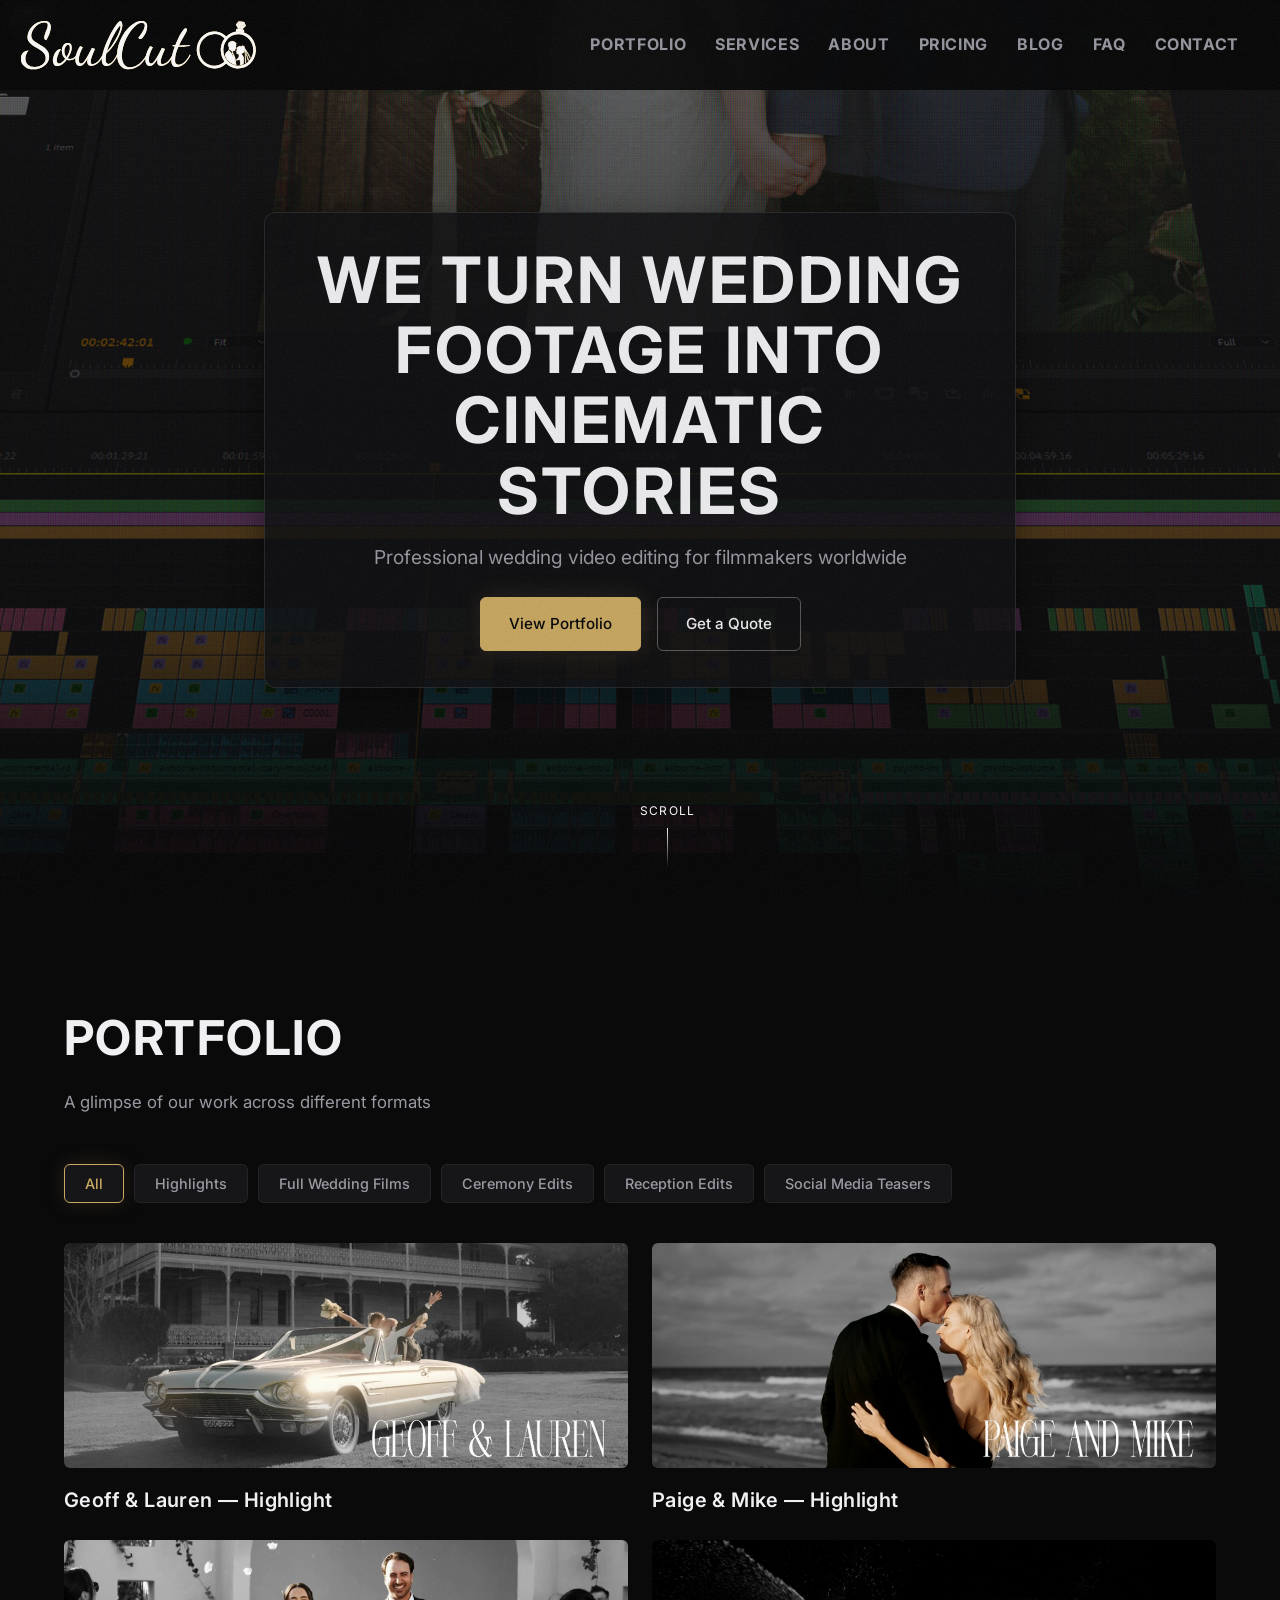
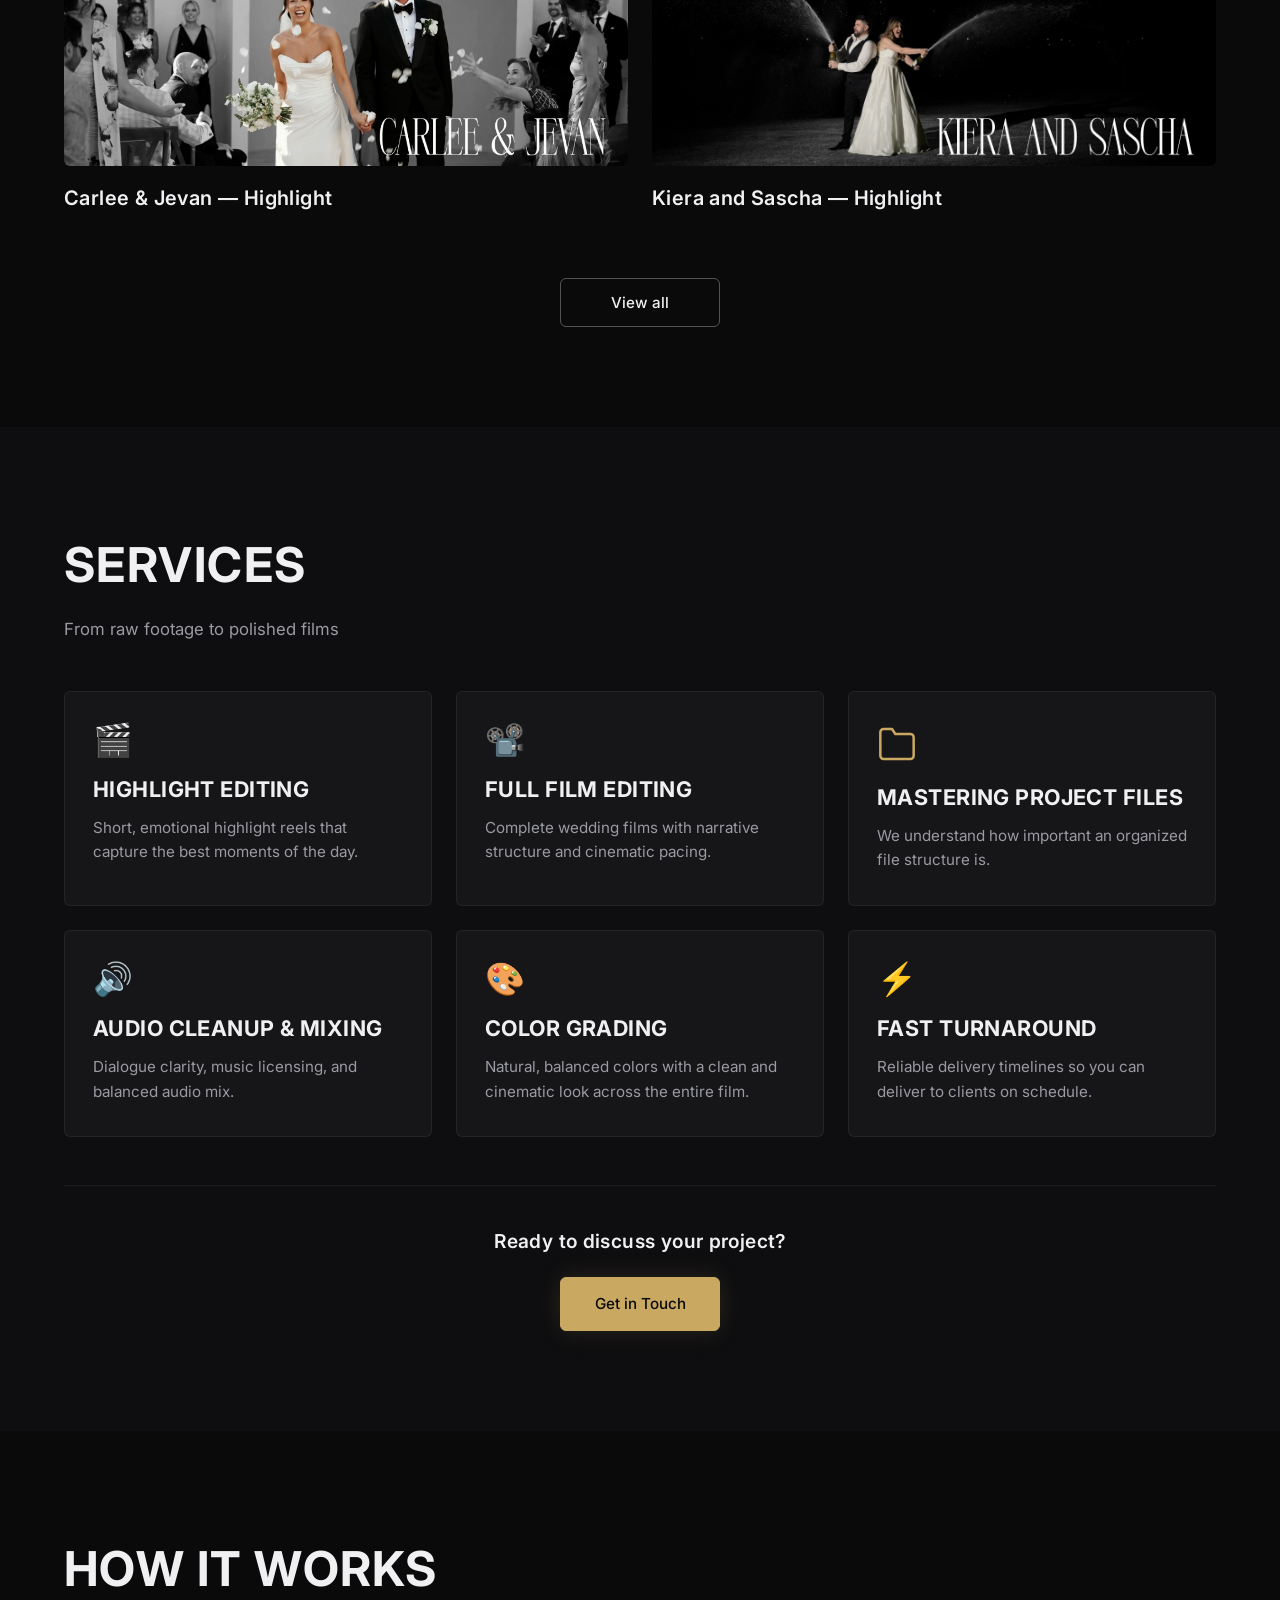
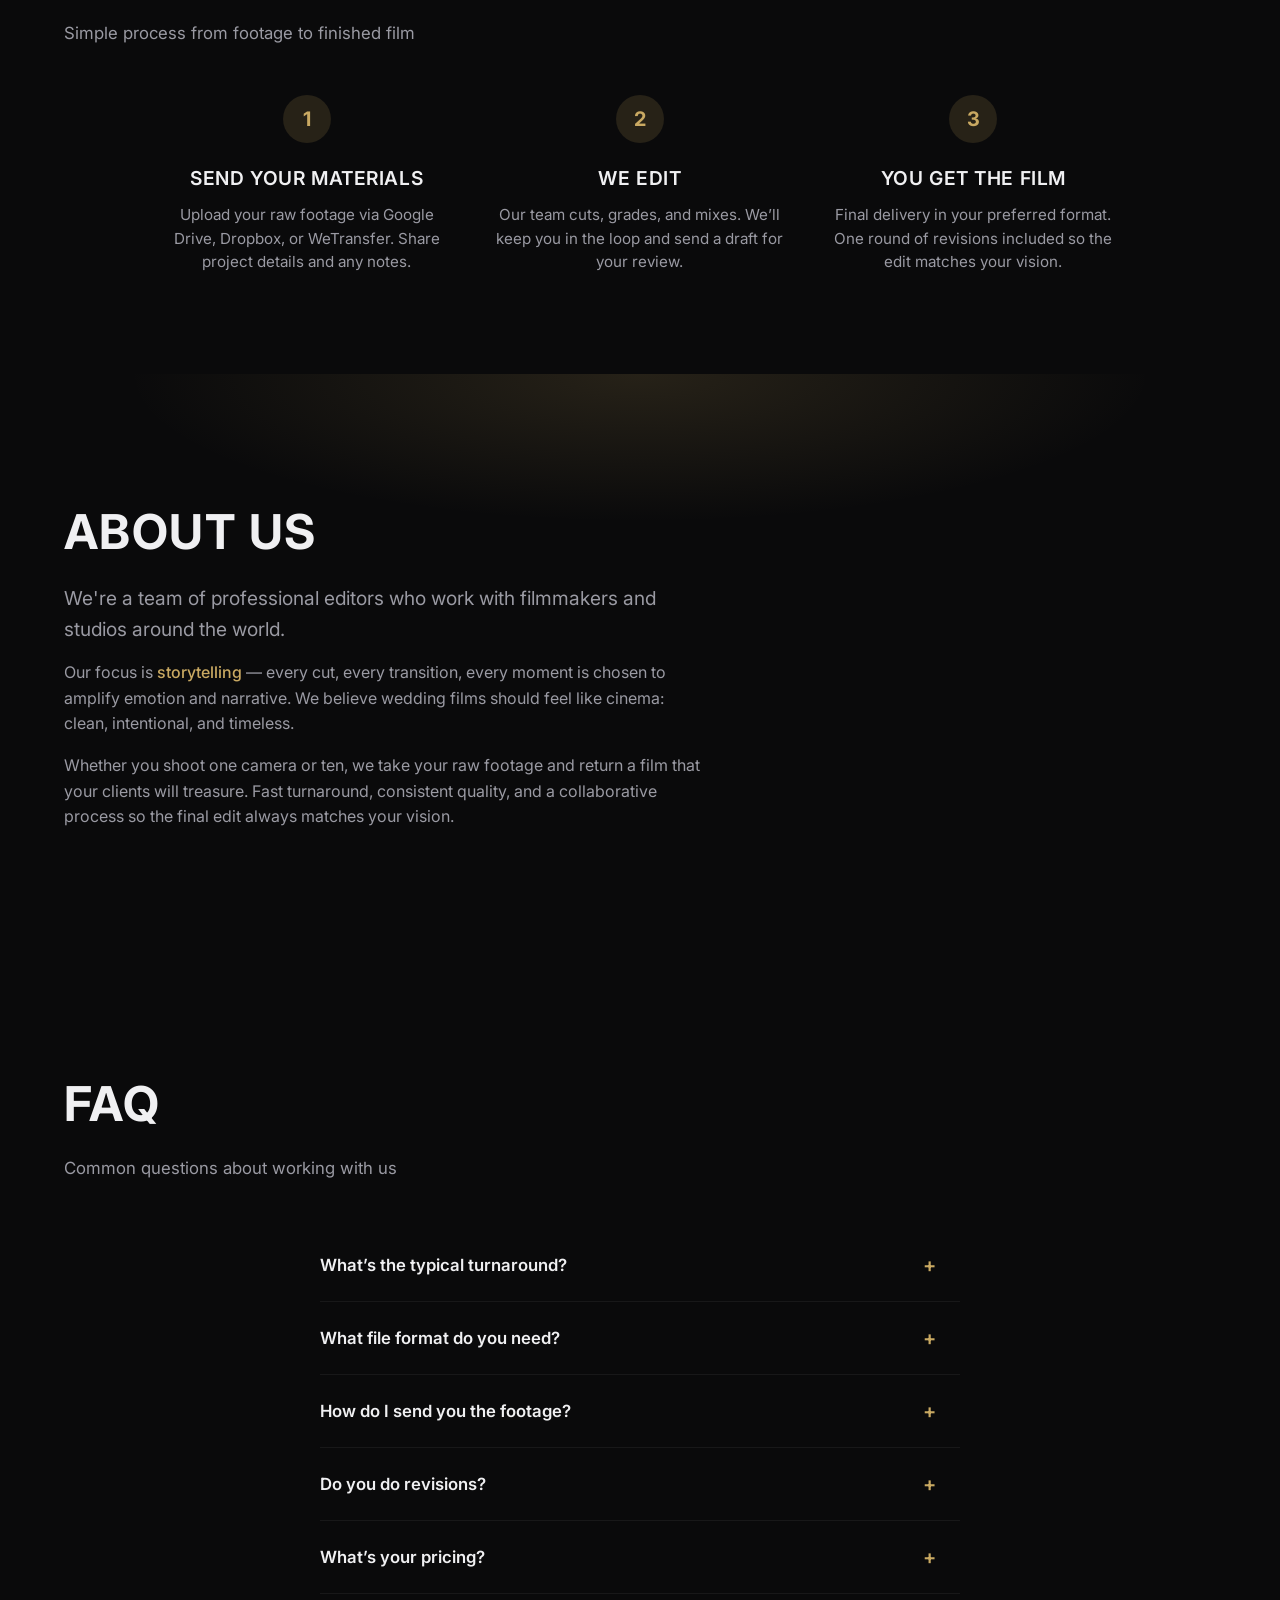
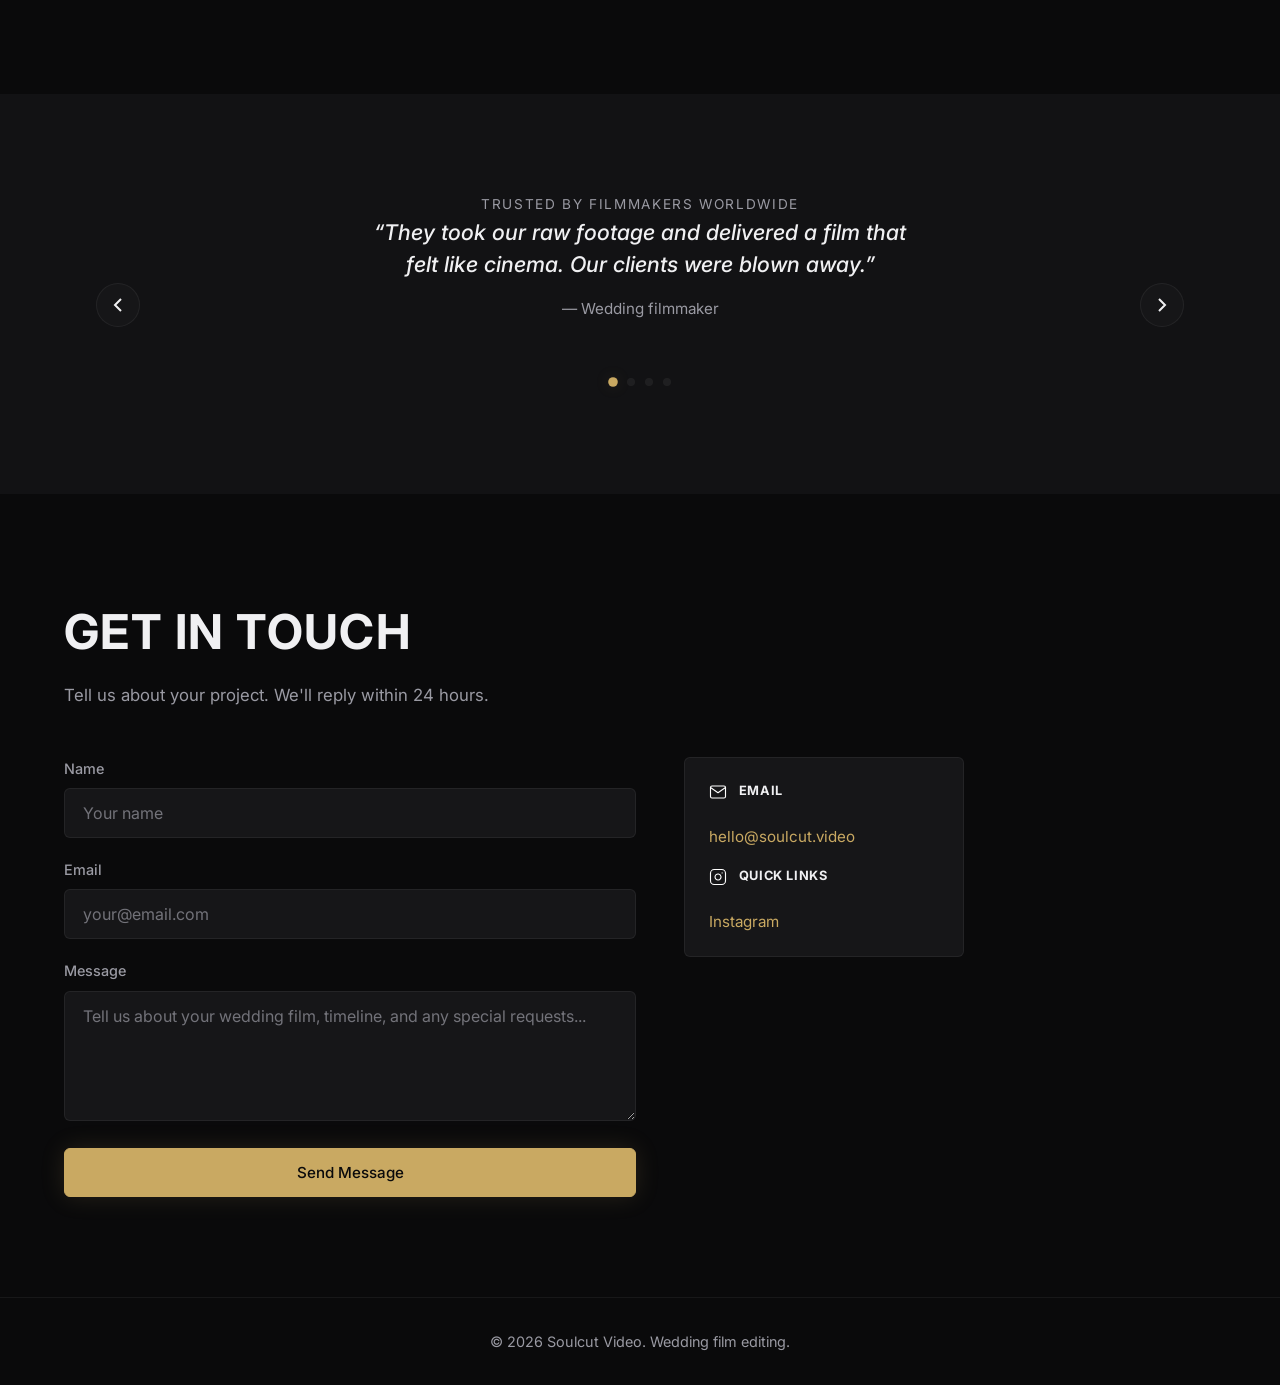
<file: index.html>
<!DOCTYPE html>
<html lang="en">
<head>
  <meta charset="UTF-8">
  <meta http-equiv="refresh" content="0;url=/home/">
  <link rel="canonical" href="https://www.soulcut.video/home/">
  <title>Redirect — Soulcut Video</title>
  <script>window.location.replace("/home/");</script>
</head>
<body>
  <p>Redirecting to <a href="/home/">Home</a>…</p>
</body>
</html>
</file>
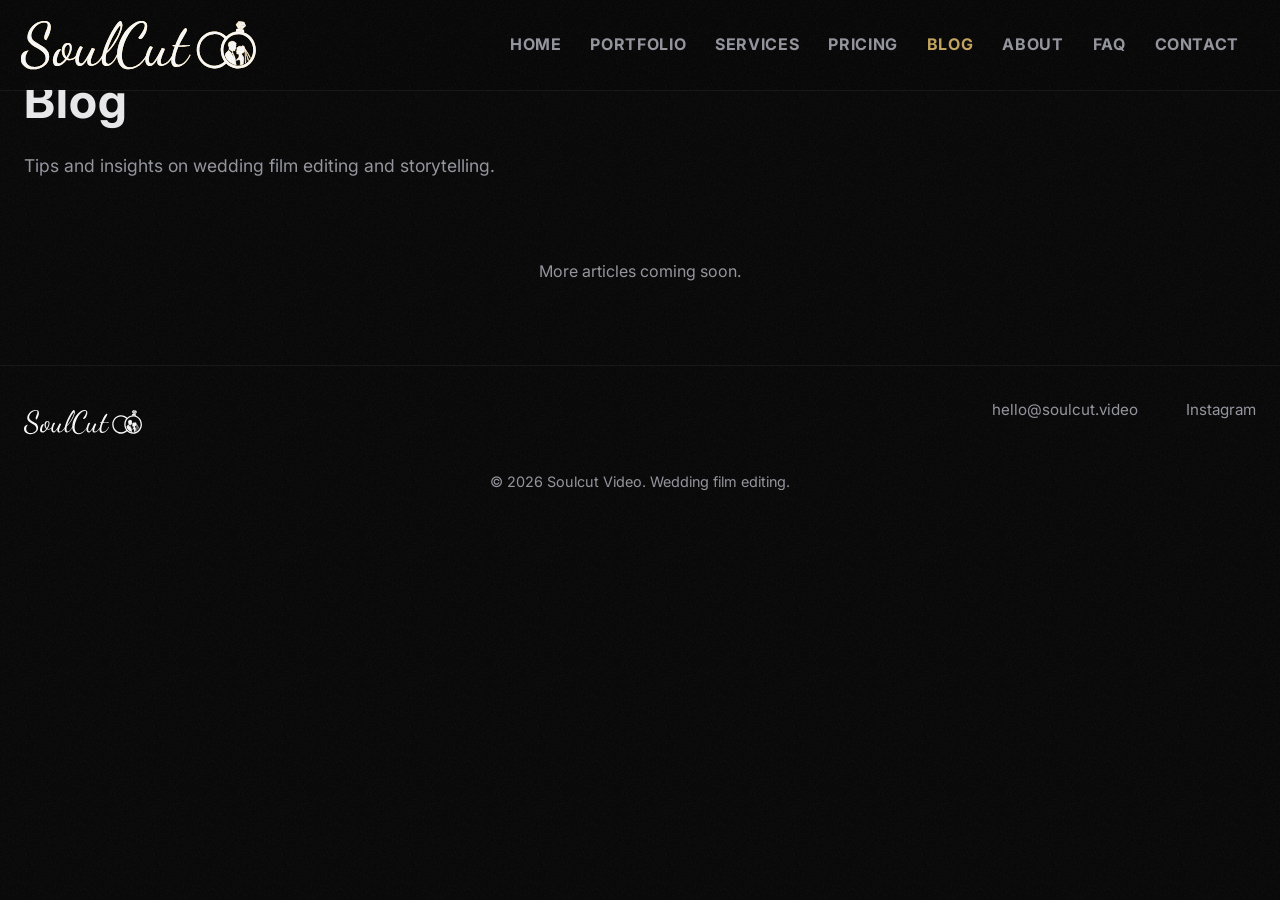
<file: blog/index.html>
<!DOCTYPE html>
<html lang="en">
<head>
  <meta charset="UTF-8">
  <meta name="viewport" content="width=device-width, initial-scale=1.0">
  <title>Blog — Soulcut Video</title>
  <meta name="description" content="Tips and insights on wedding film editing, storytelling, and post-production.">
  <link rel="icon" href="../images/icon.svg" type="image/svg+xml">
  <link rel="preconnect" href="https://fonts.googleapis.com">
  <link rel="preconnect" href="https://fonts.gstatic.com" crossorigin>
  <link href="https://fonts.googleapis.com/css2?family=Inter:wght@300;400;500;600;700&display=swap" rel="stylesheet">
  <link rel="stylesheet" href="../styles.css?v=7">
</head>
<body class="page-blog">
  <div class="page-wrap">
    <header class="portfolio-page-header">
      <nav class="nav nav--portfolio">
        <a href="../home/" class="nav-logo">
          <img class="nav-logo-gold" src="../images/logo_gold.svg" alt="" aria-hidden="true">
          <img class="nav-logo-white" src="../images/logo.svg" alt="Soulcut Video">
        </a>
        <button class="nav-toggle" aria-label="Menu">
          <span></span><span></span><span></span>
        </button>
        <ul class="nav-links">
          <li><a href="../home/">Home</a></li>
          <li><a href="../portfolio/">Portfolio</a></li>
          <li><a href="../home/#services">Services</a></li>
          <li><a href="../pricing/">Pricing</a></li>
          <li><a href="." class="nav-link--current">Blog</a></li>
          <li><a href="../home/#about">About</a></li>
          <li><a href="../home/#faq">FAQ</a></li>
          <li><a href="../home/#contact">Contact</a></li>
          <li class="nav-close-item">
            <button type="button" class="nav-close-btn" aria-label="Close menu">&times;</button>
          </li>
        </ul>
      </nav>
    </header>

    <main class="blog-main">
      <div class="container container--wide">
        <nav class="breadcrumb" aria-label="Breadcrumb">
          <a href="../home/">Home</a>
          <span class="breadcrumb-sep" aria-hidden="true">→</span>
          <span>Blog</span>
        </nav>
        <h1 class="blog-page-title">Blog</h1>
        <p class="blog-page-lead">Tips and insights on wedding film editing and storytelling.</p>

        <div class="blog-grid" id="blogGrid">
          <!-- Hidden posts not shown; organize-video-editing-projects.html still available by direct link -->
        </div>
        <p class="blog-empty">More articles coming soon.</p>
      </div>
    </main>

    <footer class="footer">
      <div class="container container--wide">
        <div class="footer-inner">
          <a href="../home/" class="footer-logo">
            <img src="../images/logo.svg" alt="Soulcut Video" width="120" height="40">
          </a>
          <div class="footer-contact">
            <a href="mailto:hello@soulcut.video">hello@soulcut.video</a>
            <a href="https://www.instagram.com/soulcut.video/" target="_blank" rel="noopener">Instagram</a>
          </div>
        </div>
        <p class="footer-copy">&copy; <span id="year"></span> Soulcut Video. Wedding film editing.</p>
      </div>
    </footer>
  </div>

  <script src="../script.js"></script>
</body>
</html>
</file>
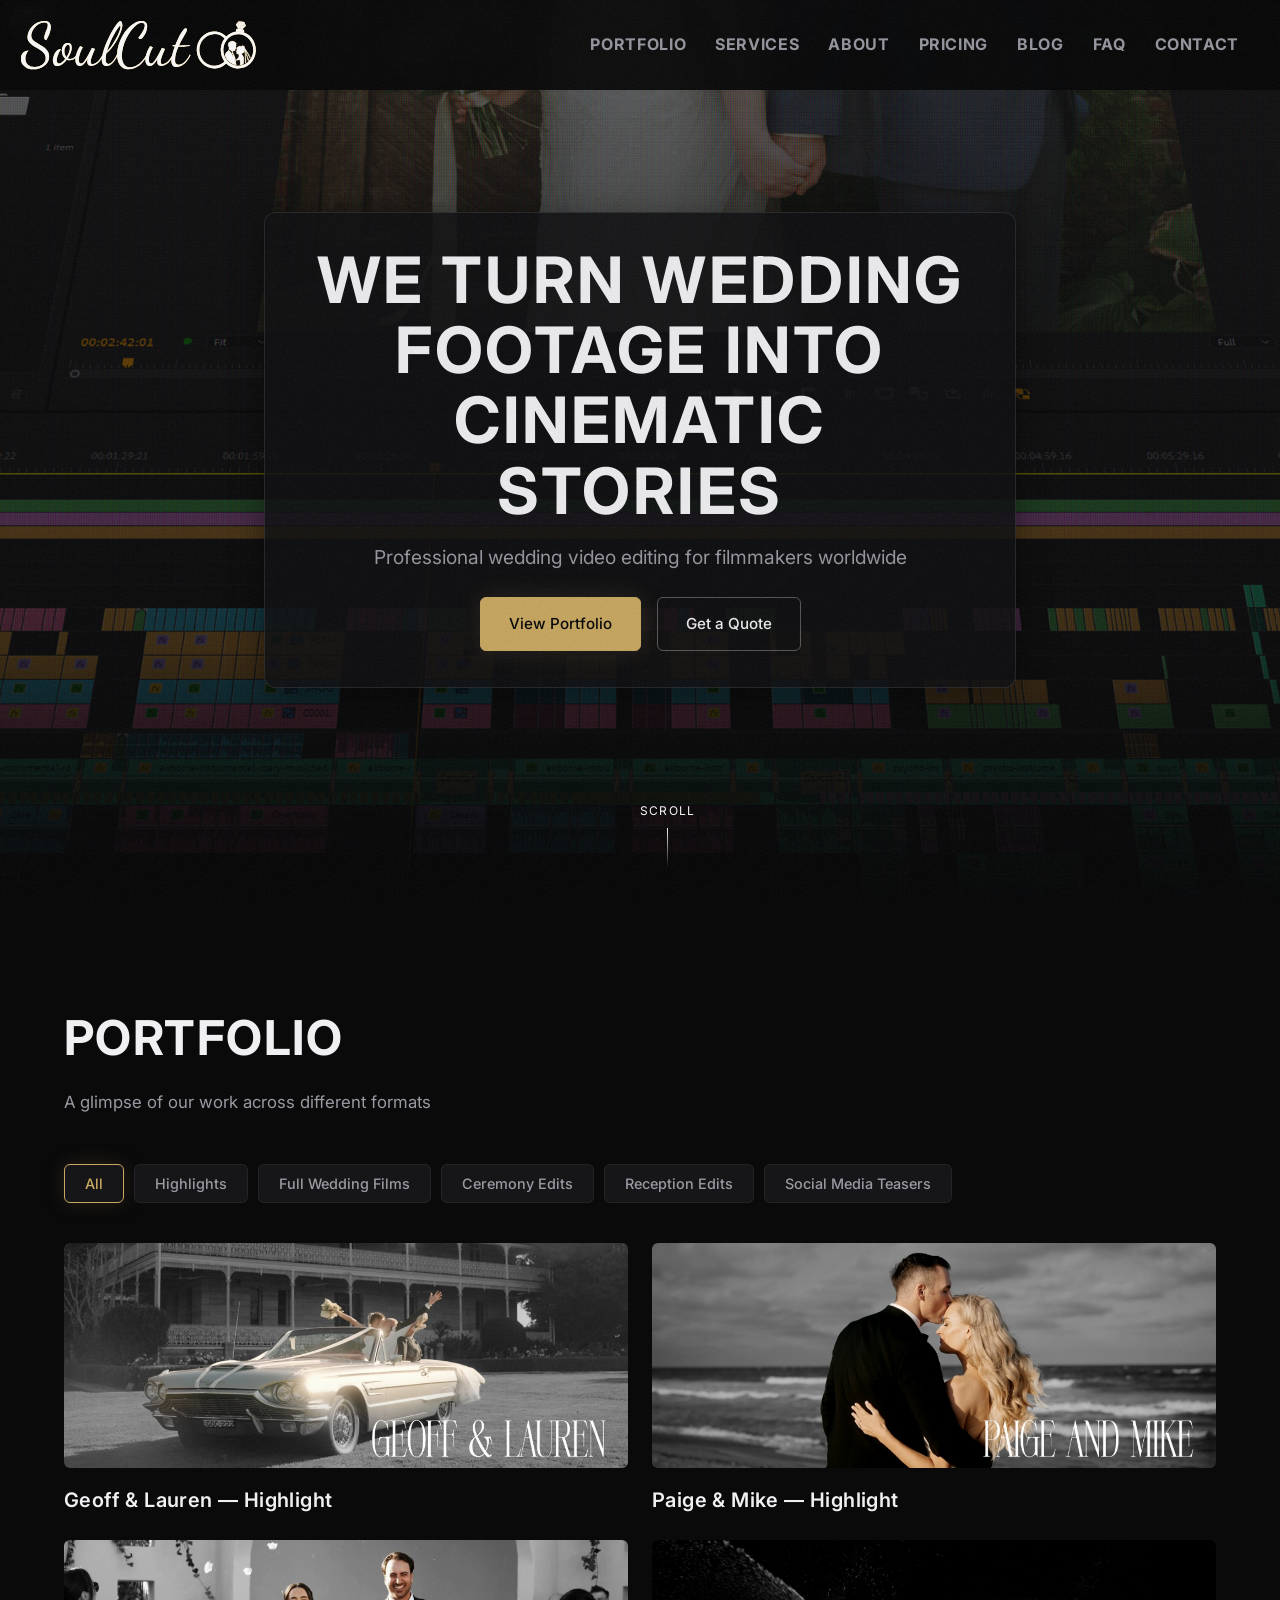
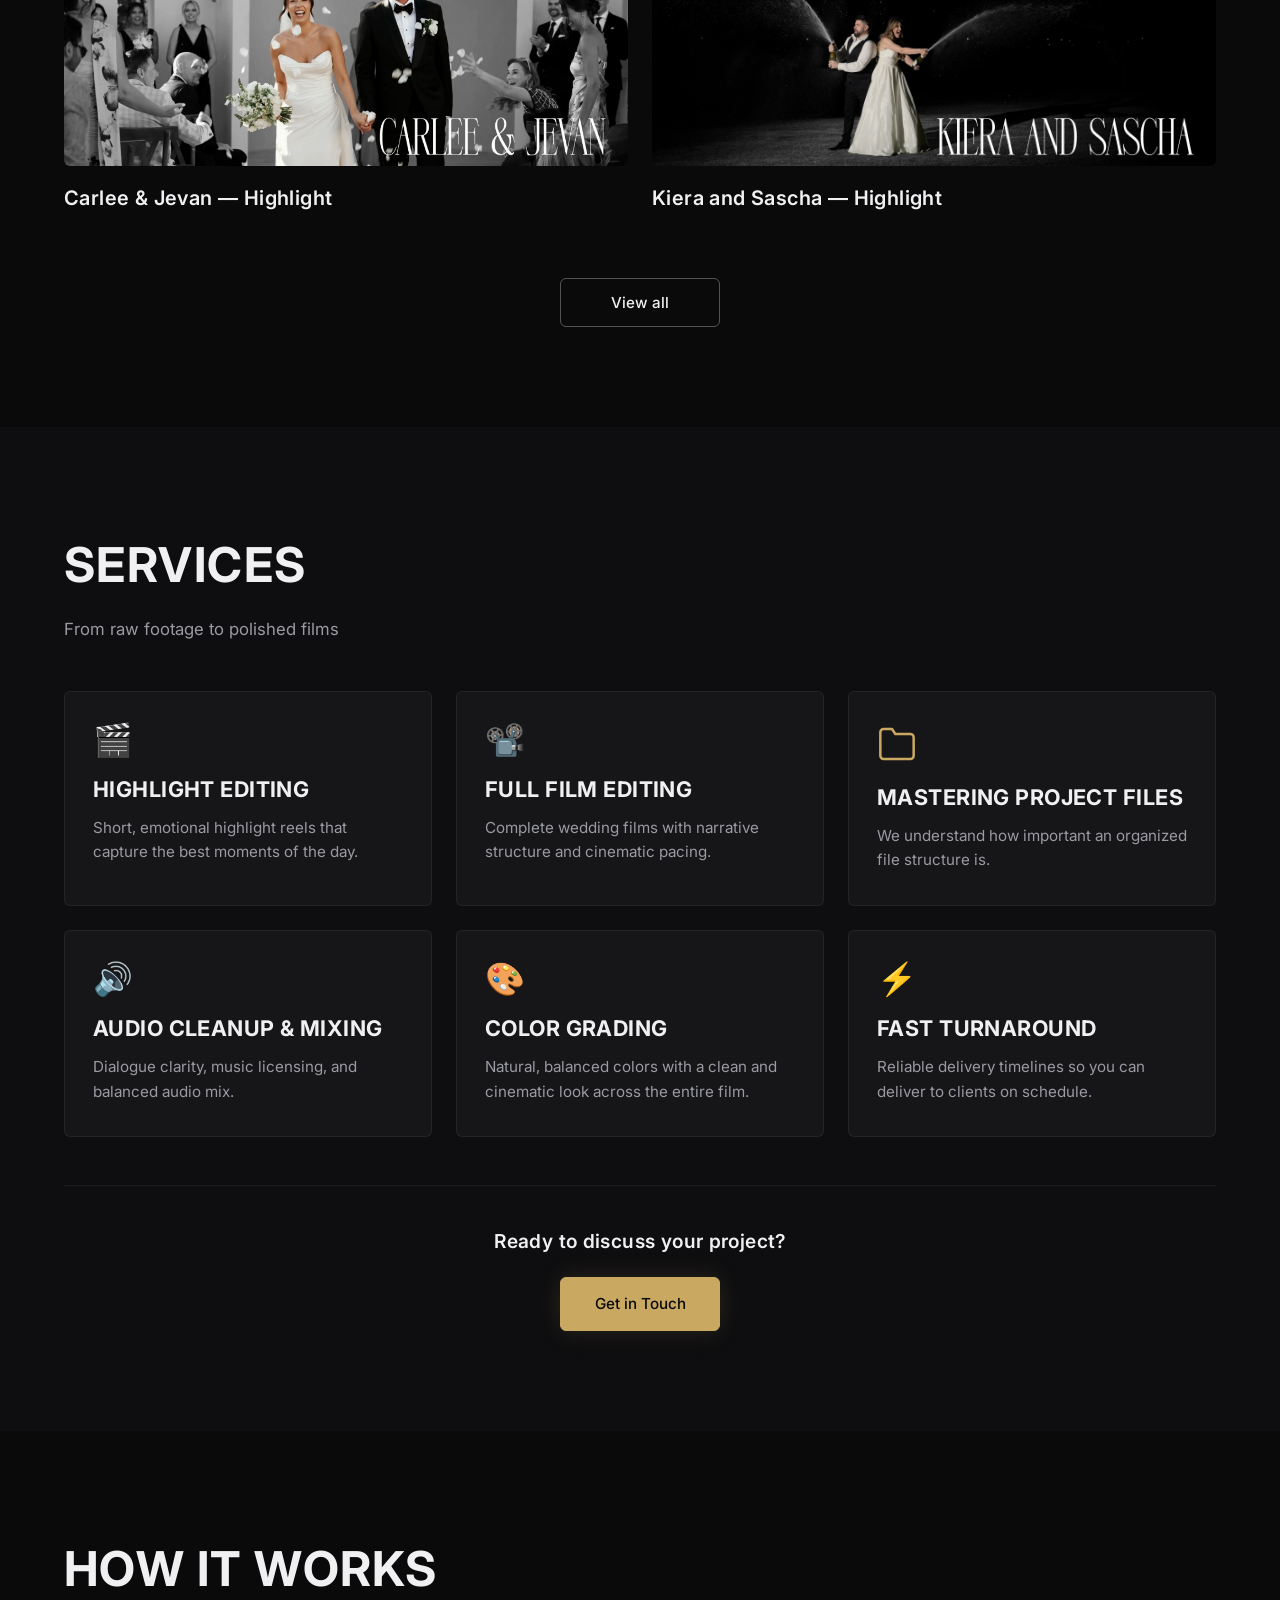
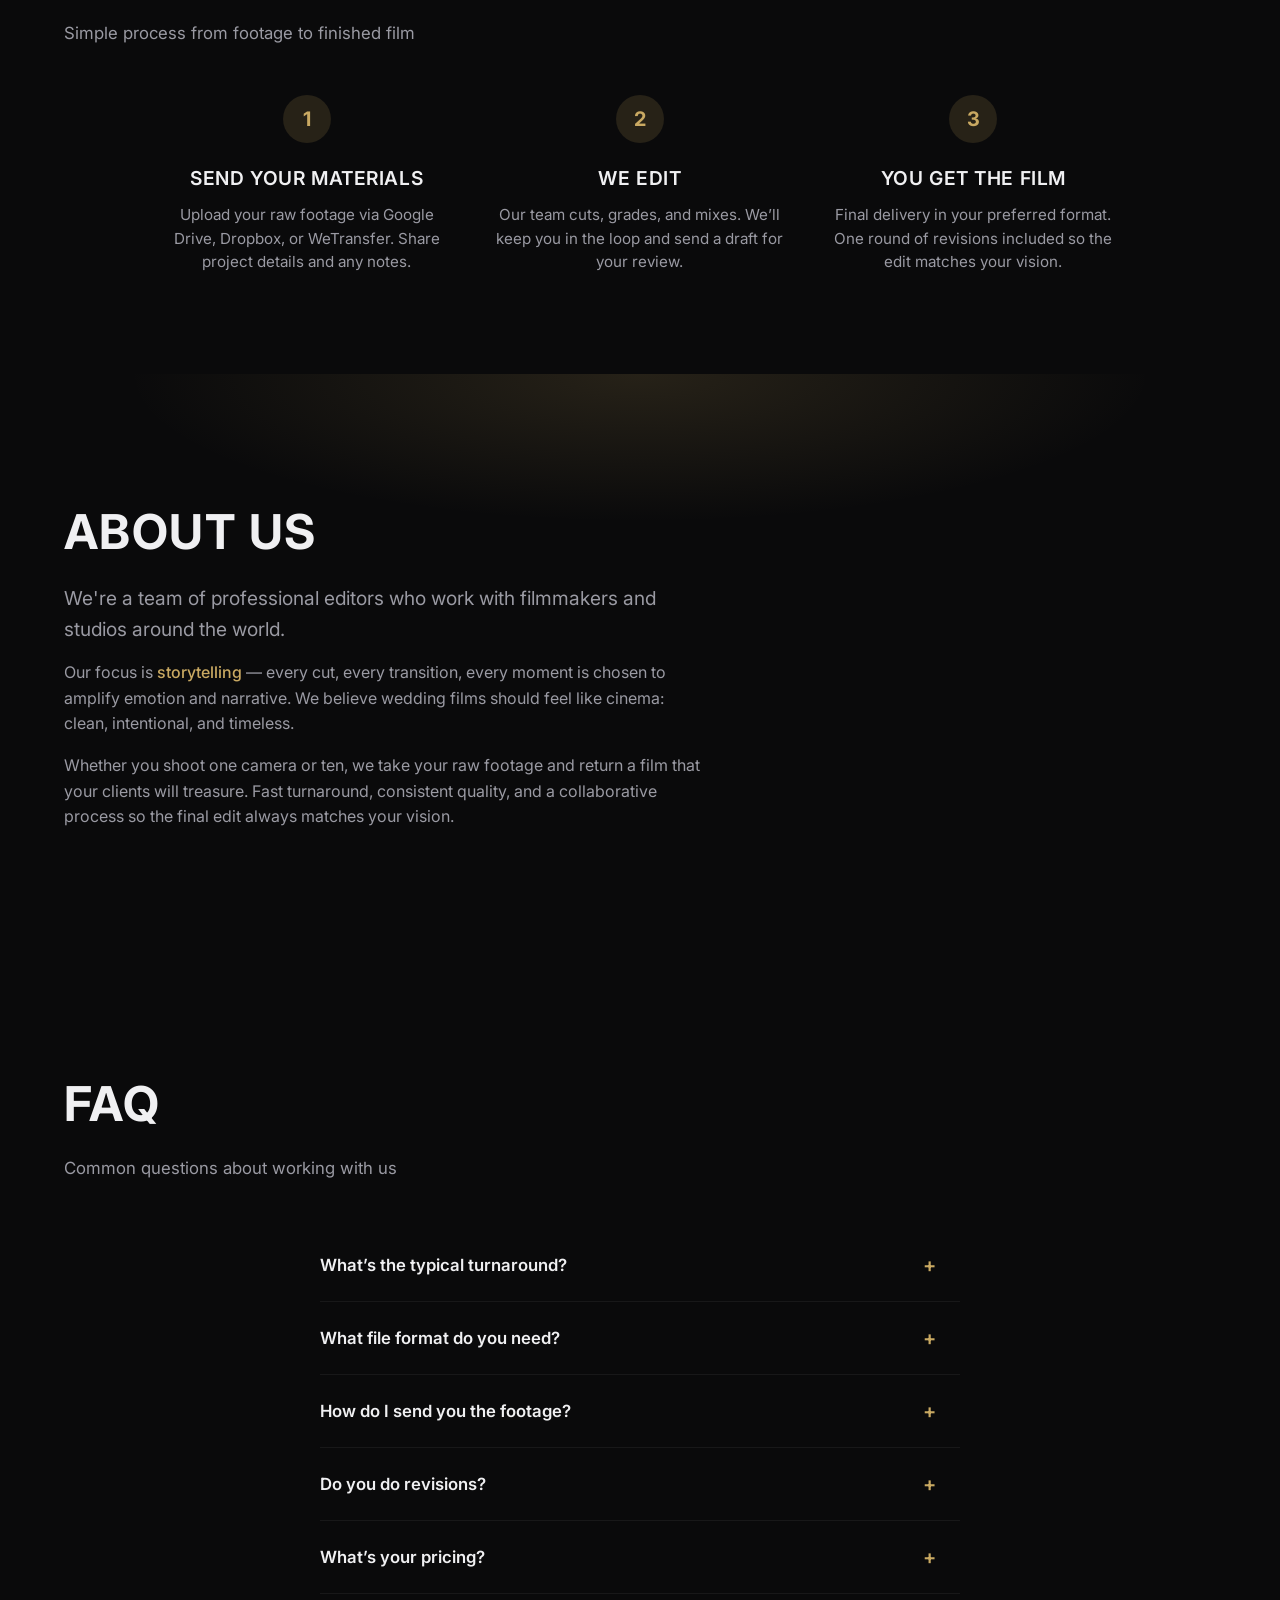
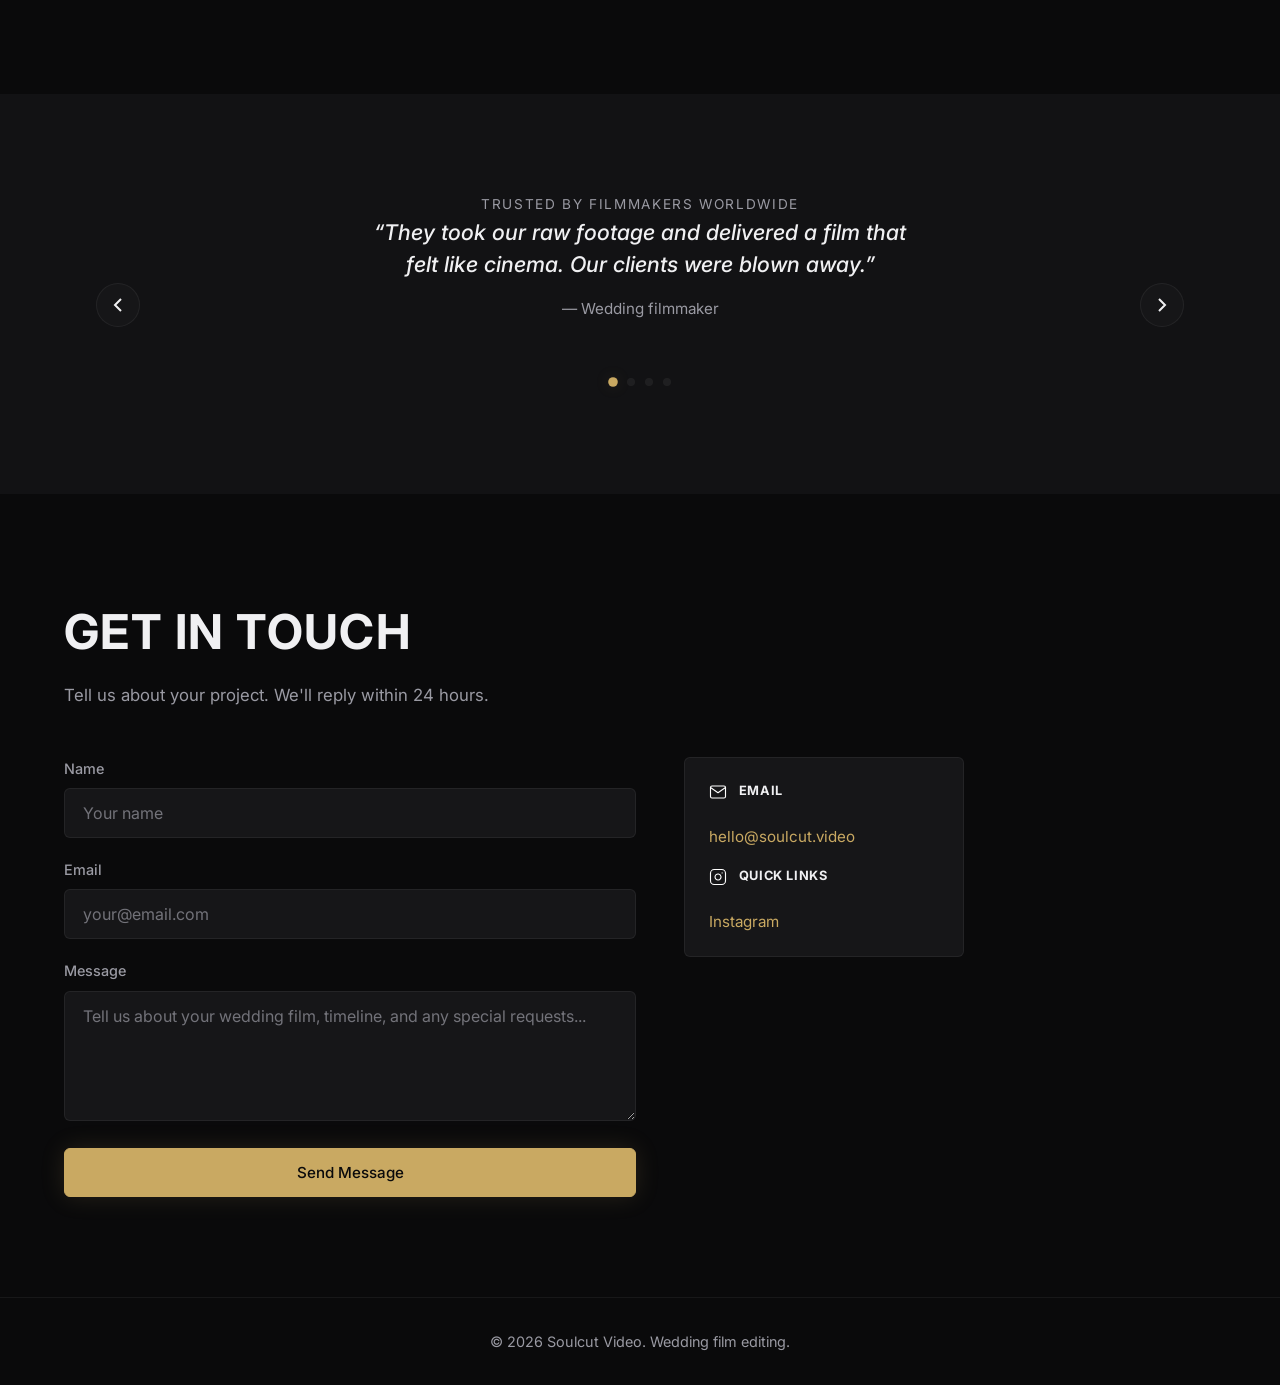
<file: home/index.html>
<!DOCTYPE html>
<html lang="en">
<head>
  <meta charset="UTF-8">
  <meta name="viewport" content="width=device-width, initial-scale=1.0">
  <title>Soulcut Video — Cinematic Wedding Film Editing</title>
  <meta name="description" content="Professional wedding video editing for filmmakers worldwide. We turn wedding footage into cinematic stories.">
  <!-- Favicon -->
  <link rel="icon" href="../images/icon.svg" type="image/svg+xml">
  <link rel="apple-touch-icon" href="../images/icon.svg">
  <!-- Share preview (Telegram, social) — cover image and text -->
  <meta property="og:type" content="website">
  <meta property="og:url" content="https://www.soulcut.video/home/">
  <meta property="og:title" content="Soulcut Video — Cinematic Wedding Film Editing">
  <meta property="og:description" content="Professional wedding video editing for filmmakers worldwide. We turn wedding footage into cinematic stories.">
  <meta property="og:image" content="https://www.soulcut.video/images/banner.png">
  <meta property="og:image:width" content="1200">
  <meta property="og:image:height" content="630">
  <meta name="twitter:card" content="summary_large_image">
  <meta name="twitter:title" content="Soulcut Video — Cinematic Wedding Film Editing">
  <meta name="twitter:description" content="Professional wedding video editing for filmmakers worldwide. We turn wedding footage into cinematic stories.">
  <meta name="twitter:image" content="https://www.soulcut.video/images/banner.png">
  <meta name="keywords" content="wedding video editing, wedding film editing, wedding video editor, wedding videography editing service, highlight reel, wedding video post production">
  <link rel="canonical" href="https://www.soulcut.video/home/">
  <link rel="preconnect" href="https://fonts.googleapis.com">
  <link rel="preconnect" href="https://fonts.gstatic.com" crossorigin>
  <link rel="preload" href="https://fonts.googleapis.com/css2?family=Inter:wght@300;400;500;600;700&display=swap" as="style">
  <link href="https://fonts.googleapis.com/css2?family=Inter:wght@300;400;500;600;700&display=swap" rel="stylesheet">
  <link rel="stylesheet" href="../styles.css?v=6">
  <script type="application/ld+json">
  {
    "@context": "https://schema.org",
    "@type": "ProfessionalService",
    "name": "Soulcut Video",
    "description": "Professional wedding video editing for filmmakers worldwide. Wedding film editing, highlight reels, full wedding films, ceremony and reception edits.",
    "url": "https://www.soulcut.video/home",
    "email": "hello@soulcut.video",
    "sameAs": ["https://www.instagram.com/soulcut.video/"],
    "serviceType": ["Wedding Video Editing", "Wedding Film Editing", "Highlight Reel", "Full Wedding Film", "Ceremony Edit", "Reception Edit"],
    "areaServed": "Worldwide"
  }
  </script>
</head>
<body>
  <div class="page-wrap">
    <!-- HERO -->
    <header class="hero" id="hero">
      <!-- Hero background: add images/hero-bg.png. For image-only (no video), add class hero--image-only to header. -->
      <div class="hero-bg-image" role="presentation"></div>
      <div class="hero-video-wrap">
        <video class="hero-video" autoplay muted loop playsinline poster="https://images.pexels.com/videos/3571264/pexels-photo-3571264.jpeg?auto=compress&cs=tinysrgb&w=1920">
          <!-- Replace src with your wedding footage. Example placeholder: -->
          <source src="https://assets.mixkit.co/videos/preview/mixkit-couple-getting-married-on-the-beach-41365-large.mp4" type="video/mp4">
        </video>
        <div class="hero-overlay"></div>
      </div>
      <nav class="nav">
        <a href="#hero" class="nav-logo">
          <img class="nav-logo-gold" src="../images/logo_gold.svg" alt="" aria-hidden="true">
          <img class="nav-logo-white" src="../images/logo.svg" alt="Soulcut">
        </a>
        <button class="nav-toggle" aria-label="Menu">
          <span></span><span></span><span></span>
        </button>
        <ul class="nav-links">
          <li><a href="../portfolio/">Portfolio</a></li>
          <li><a href="#services">Services</a></li>
          <li><a href="#about">About</a></li>
          <li><a href="../pricing/">Pricing</a></li>
          <li><a href="../blog/">Blog</a></li>
          <li><a href="#faq">FAQ</a></li>
          <li><a href="#contact">Contact</a></li>
          <li class="nav-close-item">
            <button type="button" class="nav-close-btn" aria-label="Close menu">&times;</button>
          </li>
        </ul>
      </nav>
      <div class="hero-content">
        <div class="hero-card">
          <h1 class="hero-title">We turn wedding footage into cinematic stories</h1>
          <p class="hero-sub">Professional wedding video editing for filmmakers worldwide</p>
          <div class="hero-cta">
            <a href="#portfolio" class="btn btn-primary">View Portfolio</a>
            <a href="#contact" class="btn btn-outline">Get a Quote</a>
          </div>
        </div>
      </div>
      <div class="hero-scroll">
        <span>Scroll</span>
        <div class="scroll-line"></div>
      </div>
    </header>

    <!-- PORTFOLIO -->
    <section class="section section-reveal portfolio" id="portfolio">
      <div class="container">
        <h2 class="section-title">Portfolio</h2>
        <p class="section-sub">A glimpse of our work across different formats</p>
        <div class="portfolio-filters">
          <button class="filter-btn active" data-category="all">All</button>
          <button class="filter-btn" data-category="highlights">Highlights</button>
          <button class="filter-btn" data-category="full-films">Full Wedding Films</button>
          <button class="filter-btn" data-category="ceremony">Ceremony Edits</button>
          <button class="filter-btn" data-category="reception">Reception Edits</button>
          <button class="filter-btn" data-category="teasers">Social Media Teasers</button>
        </div>
        <p class="portfolio-empty" id="portfolioEmpty" hidden>No videos in this category yet.</p>
        <div class="portfolio-grid">
          <!-- Highlight: Geoff & Lauren (image images/geoff-lauren.png, 2500×1000) -->
          <article class="portfolio-item" data-category="highlights">
            <div class="portfolio-thumb" data-video-src="https://drive.google.com/file/d/13GB67Tp0KiJzBZZAiaZ2nqH0YO3bQHIp/view?usp=sharing">
              <video class="portfolio-thumb-video" muted loop playsinline preload="metadata"></video>
              <img src="../images/geoff-lauren.png" alt="Geoff & Lauren — wedding highlight" loading="lazy">
              <div class="portfolio-hover">
                <span class="play-icon"></span>
                <span>Watch</span>
              </div>
            </div>
            <h3>Geoff & Lauren — Highlight</h3>
          </article>
          <article class="portfolio-item" data-category="highlights">
            <div class="portfolio-thumb" data-video-src="https://drive.google.com/file/d/1EdnTbY3fhzPwjUNXWImo-atitNehXLEn/view?usp=drive_link">
              <video class="portfolio-thumb-video" muted loop playsinline preload="metadata"></video>
              <img src="../images/paige-mike.png" alt="Paige & Mike — wedding highlight" loading="lazy">
              <div class="portfolio-hover">
                <span class="play-icon"></span>
                <span>Watch</span>
              </div>
            </div>
            <h3>Paige & Mike — Highlight</h3>
          </article>
          <article class="portfolio-item" data-category="highlights">
            <div class="portfolio-thumb" data-video-src="https://drive.google.com/file/d/1sqq61Bxm7G3GFhzSi5GOmZIiDG4wSADL/view?usp=sharing">
              <video class="portfolio-thumb-video" muted loop playsinline preload="metadata"></video>
              <img src="../images/carlee-jevan.png" alt="Carlee & Jevan — wedding highlight" loading="lazy">
              <div class="portfolio-hover">
                <span class="play-icon"></span>
                <span>Watch</span>
              </div>
            </div>
            <h3>Carlee & Jevan — Highlight</h3>
          </article>
          <article class="portfolio-item" data-category="highlights">
            <div class="portfolio-thumb" data-video-src="https://drive.google.com/file/d/1ePK_1S37dD04lT5c8keeN4l85c7M2VHf/view?usp=sharing">
              <video class="portfolio-thumb-video" muted loop playsinline preload="metadata"></video>
              <img src="../images/kiera-sascha.png" alt="Kiera and Sascha — wedding highlight" loading="lazy">
              <div class="portfolio-hover">
                <span class="play-icon"></span>
                <span>Watch</span>
              </div>
            </div>
            <h3>Kiera and Sascha — Highlight</h3>
          </article>
          <div class="portfolio-more" id="portfolioMore">
          <article class="portfolio-item" data-category="reception">
            <div class="portfolio-thumb" data-video-src="https://assets.mixkit.co/videos/preview/mixkit-couple-getting-married-on-the-beach-41365-large.mp4">
              <video class="portfolio-thumb-video" muted loop playsinline preload="metadata"></video>
              <img src="data:image/svg+xml,%3Csvg xmlns='http://www.w3.org/2000/svg' width='800' height='450'%3E%3Crect fill='%23000' width='800' height='450'/%3E%3C/svg%3E" alt="Reception edit" loading="lazy">
              <div class="portfolio-hover">
                <span class="play-icon"></span>
                <span>Watch</span>
              </div>
            </div>
            <h3>Reception Edit</h3>
          </article>
          <article class="portfolio-item" data-category="teasers">
            <div class="portfolio-thumb" data-video-src="https://assets.mixkit.co/videos/preview/mixkit-wedding-ceremony-41364-large.mp4">
              <video class="portfolio-thumb-video" muted loop playsinline preload="metadata"></video>
              <img src="data:image/svg+xml,%3Csvg xmlns='http://www.w3.org/2000/svg' width='800' height='450'%3E%3Crect fill='%23000' width='800' height='450'/%3E%3C/svg%3E" alt="Social teaser" loading="lazy">
              <div class="portfolio-hover">
                <span class="play-icon"></span>
                <span>Watch</span>
              </div>
            </div>
            <h3>Social Teaser</h3>
          </article>
          <article class="portfolio-item" data-category="highlights">
            <div class="portfolio-thumb" data-video-src="https://assets.mixkit.co/videos/preview/mixkit-couple-getting-married-on-the-beach-41365-large.mp4">
              <video class="portfolio-thumb-video" muted loop playsinline preload="metadata"></video>
              <img src="data:image/svg+xml,%3Csvg xmlns='http://www.w3.org/2000/svg' width='800' height='450'%3E%3Crect fill='%23000' width='800' height='450'/%3E%3C/svg%3E" alt="Highlight" loading="lazy">
              <div class="portfolio-hover">
                <span class="play-icon"></span>
                <span>Watch</span>
              </div>
            </div>
            <h3>Beach Wedding</h3>
          </article>
          <article class="portfolio-item" data-category="highlights">
            <div class="portfolio-thumb" data-video-src="https://drive.google.com/file/d/15PKBTI2aebHAQAIg3yvCxZzuj6WEPm1j/view?usp=drive_link">
              <video class="portfolio-thumb-video" muted loop playsinline preload="metadata"></video>
              <img src="data:image/svg+xml,%3Csvg xmlns='http://www.w3.org/2000/svg' width='800' height='450'%3E%3Crect fill='%23000' width='800' height='450'/%3E%3C/svg%3E" alt="Nic & Bella — wedding highlight" loading="lazy">
              <div class="portfolio-hover">
                <span class="play-icon"></span>
                <span>Watch</span>
              </div>
            </div>
            <h3>Nic & Bella — Highlight</h3>
          </article>
          <article class="portfolio-item" data-category="highlights">
            <div class="portfolio-thumb" data-video-src="https://drive.google.com/file/d/1bP5HBpUNNF3dLkkBA87ejrXPokt7B25x/view?usp=drive_link">
              <video class="portfolio-thumb-video" muted loop playsinline preload="metadata"></video>
              <img src="data:image/svg+xml,%3Csvg xmlns='http://www.w3.org/2000/svg' width='800' height='450'%3E%3Crect fill='%23000' width='800' height='450'/%3E%3C/svg%3E" alt="Krizia & Ogulcan — wedding highlight" loading="lazy">
              <div class="portfolio-hover">
                <span class="play-icon"></span>
                <span>Watch</span>
              </div>
            </div>
            <h3>Krizia & Ogulcan — Highlight</h3>
          </article>
          <article class="portfolio-item" data-category="highlights">
            <div class="portfolio-thumb" data-video-src="https://drive.google.com/file/d/1FWxzw1_DW_ZMQDEEG9jO1Ir8z_I6TL7g/view?usp=drive_link">
              <video class="portfolio-thumb-video" muted loop playsinline preload="metadata"></video>
              <img src="data:image/svg+xml,%3Csvg xmlns='http://www.w3.org/2000/svg' width='800' height='450'%3E%3Crect fill='%23000' width='800' height='450'/%3E%3C/svg%3E" alt="Kasha & Craig — wedding highlight" loading="lazy">
              <div class="portfolio-hover">
                <span class="play-icon"></span>
                <span>Watch</span>
              </div>
            </div>
            <h3>Kasha & Craig — Highlight</h3>
          </article>
          <article class="portfolio-item" data-category="highlights">
            <div class="portfolio-thumb" data-video-src="https://drive.google.com/file/d/1vmwkx3qJ236liWQNdD-qhnsJ7WZ7DPAZ/view?usp=drive_link">
              <video class="portfolio-thumb-video" muted loop playsinline preload="metadata"></video>
              <img src="data:image/svg+xml,%3Csvg xmlns='http://www.w3.org/2000/svg' width='800' height='450'%3E%3Crect fill='%23000' width='800' height='450'/%3E%3C/svg%3E" alt="Alan & Kathleen — wedding highlight" loading="lazy">
              <div class="portfolio-hover">
                <span class="play-icon"></span>
                <span>Watch</span>
              </div>
            </div>
            <h3>Alan & Kathleen — Highlight</h3>
          </article>
          <article class="portfolio-item" data-category="highlights">
            <div class="portfolio-thumb" data-video-src="https://drive.google.com/file/d/1LK_wt-RFBIaGg2_Qf9H006_M_Ib-dDKq/view?usp=drive_link">
              <video class="portfolio-thumb-video" muted loop playsinline preload="metadata"></video>
              <img src="data:image/svg+xml,%3Csvg xmlns='http://www.w3.org/2000/svg' width='800' height='450'%3E%3Crect fill='%23000' width='800' height='450'/%3E%3C/svg%3E" alt="Peter & Shayla — wedding highlight" loading="lazy">
              <div class="portfolio-hover">
                <span class="play-icon"></span>
                <span>Watch</span>
              </div>
            </div>
            <h3>Peter & Shayla — Highlight</h3>
          </article>
          <article class="portfolio-item" data-category="highlights">
            <div class="portfolio-thumb" data-video-src="https://drive.google.com/file/d/1om5czHOvpW_ZzRkztJXYsGRyZ3yMcY6T/view?usp=drive_link">
              <video class="portfolio-thumb-video" muted loop playsinline preload="metadata"></video>
              <img src="data:image/svg+xml,%3Csvg xmlns='http://www.w3.org/2000/svg' width='800' height='450'%3E%3Crect fill='%23000' width='800' height='450'/%3E%3C/svg%3E" alt="Sinead & Jake — wedding highlight" loading="lazy">
              <div class="portfolio-hover">
                <span class="play-icon"></span>
                <span>Watch</span>
              </div>
            </div>
            <h3>Sinead & Jake — Highlight</h3>
          </article>
          </div>
        </div>
        <div class="portfolio-view-all-wrap" id="portfolioViewAllWrap">
          <button type="button" class="btn btn-outline portfolio-view-all-btn" id="portfolioViewAllBtn">View all</button>
        </div>
      </div>
    </section>

    <!-- VIDEO MODAL -->
    <div class="video-modal" id="videoModal" aria-hidden="true">
      <div class="video-modal-backdrop"></div>
      <div class="video-modal-inner">
        <button class="video-modal-close" aria-label="Close">&times;</button>
        <div class="video-modal-player">
          <div class="video-modal-loading" id="videoModalLoading" aria-hidden="true">
            <span class="video-modal-spinner"></span>
          </div>
          <div class="video-modal-fallback" id="videoModalFallback" hidden>
            <p>Video didn't load here. Try opening the link in a new tab:</p>
            <a id="videoModalFallbackLink" href="#" target="_blank" rel="noopener">Open video</a>
          </div>
          <video controls playsinline preload="auto"></video>
          <iframe class="video-modal-iframe" allowfullscreen allow="autoplay; fullscreen" referrerpolicy="no-referrer" title="Video"></iframe>
        </div>
      </div>
    </div>

    <!-- SERVICES -->
    <section class="section section-reveal services" id="services">
      <div class="container">
        <h2 class="section-title">Services</h2>
        <p class="section-sub">From raw footage to polished films</p>
        <div class="services-grid">
          <article class="service-card">
            <div class="service-icon"><span>🎬</span></div>
            <h3>Highlight Editing</h3>
            <p>Short, emotional highlight reels that capture the best moments of the day.</p>
          </article>
          <article class="service-card">
            <div class="service-icon"><span>📽️</span></div>
            <h3>Full Film Editing</h3>
            <p>Complete wedding films with narrative structure and cinematic pacing.</p>
          </article>
          <article class="service-card">
            <div class="service-icon service-icon--folder">
              <svg width="40" height="40" viewBox="0 0 24 24" fill="none" stroke="currentColor" stroke-width="1.5" stroke-linecap="round" stroke-linejoin="round"><path d="M22 19a2 2 0 0 1-2 2H4a2 2 0 0 1-2-2V5a2 2 0 0 1 2-2h5l2 3h9a2 2 0 0 1 2 2z"/></svg>
            </div>
            <h3>Mastering Project Files</h3>
            <p>We understand how important an organized file structure is.</p>
          </article>
          <article class="service-card">
            <div class="service-icon"><span>🔊</span></div>
            <h3>Audio Cleanup & Mixing</h3>
            <p>Dialogue clarity, music licensing, and balanced audio mix.</p>
          </article>
          <article class="service-card">
            <div class="service-icon"><span>🎨</span></div>
            <h3>Color Grading</h3>
            <p>Natural, balanced colors with a clean and cinematic look across the entire film.</p>
          </article>
          <article class="service-card">
            <div class="service-icon"><span>⚡</span></div>
            <h3>Fast Turnaround</h3>
            <p>Reliable delivery timelines so you can deliver to clients on schedule.</p>
          </article>
        </div>
        <div class="services-cta">
          <p class="services-cta-text">Ready to discuss your project?</p>
          <a href="#contact" class="btn btn-primary">Get in Touch</a>
        </div>
      </div>
    </section>

    <!-- HOW IT WORKS -->
    <section class="section section-reveal how-it-works" id="how-it-works">
      <div class="container">
        <h2 class="section-title">How it works</h2>
        <p class="section-sub">Simple process from footage to finished film</p>
        <div class="how-steps">
          <div class="how-step">
            <span class="how-step-num" aria-hidden="true">1</span>
            <h3 class="how-step-title">Send your materials</h3>
            <p class="how-step-text">Upload your raw footage via Google Drive, Dropbox, or WeTransfer. Share project details and any notes.</p>
          </div>
          <div class="how-step">
            <span class="how-step-num" aria-hidden="true">2</span>
            <h3 class="how-step-title">We edit</h3>
            <p class="how-step-text">Our team cuts, grades, and mixes. We’ll keep you in the loop and send a draft for your review.</p>
          </div>
          <div class="how-step">
            <span class="how-step-num" aria-hidden="true">3</span>
            <h3 class="how-step-title">You get the film</h3>
            <p class="how-step-text">Final delivery in your preferred format. One round of revisions included so the edit matches your vision.</p>
          </div>
        </div>
      </div>
    </section>

    <!-- ABOUT -->
    <section class="section section-reveal about" id="about">
      <div class="about-bg"></div>
      <div class="container about-inner">
        <div class="about-content">
          <h2 class="section-title">About Us</h2>
          <p class="about-lead">We're a team of professional editors who work with filmmakers and studios around the world.</p>
          <p>Our focus is <strong>storytelling</strong> — every cut, every transition, every moment is chosen to amplify emotion and narrative. We believe wedding films should feel like cinema: clean, intentional, and timeless.</p>
          <p>Whether you shoot one camera or ten, we take your raw footage and return a film that your clients will treasure. Fast turnaround, consistent quality, and a collaborative process so the final edit always matches your vision.</p>
        </div>
      </div>
    </section>

    <!-- FAQ -->
    <section class="section section-reveal faq" id="faq">
      <div class="container">
        <h2 class="section-title">FAQ</h2>
        <p class="section-sub">Common questions about working with us</p>
        <div class="faq-list">
          <details class="faq-item">
            <summary class="faq-question">What’s the typical turnaround?</summary>
            <p class="faq-answer">Most projects are completed within 14 days, depending on the scope and complexity. A clear timeline will always be confirmed before we begin.</p>
          </details>
          <details class="faq-item">
            <summary class="faq-question">What file format do you need?</summary>
            <p class="faq-answer">We work with all popular video formats, so no matter what you shoot on, we can handle it smoothly and efficiently.</p>
          </details>
          <details class="faq-item">
            <summary class="faq-question">How do I send you the footage?</summary>
            <p class="faq-answer">We use Google Drive, Dropbox, or WeTransfer — whatever you prefer. For large projects we can set up a shared folder and discuss backup options.</p>
          </details>
          <details class="faq-item">
            <summary class="faq-question">Do you do revisions?</summary>
            <p class="faq-answer">Yes. We include 3 rounds of free revisions in our standard workflow.</p>
          </details>
          <details class="faq-item">
            <summary class="faq-question">What’s your pricing?</summary>
            <p class="faq-answer">Our rates are listed on our <a href="../pricing/" class="faq-link">Pricing</a> page. Send us your project details and we’ll reply with a quote within 24 hours.</p>
          </details>
        </div>
      </div>
    </section>

    <!-- TESTIMONIAL / FEATURED (carousel) -->
    <section class="section section-reveal testimonial" id="testimonial">
      <div class="container container--testimonial">
        <p class="testimonial-featured testimonial-featured--top">Trusted by filmmakers worldwide</p>
        <div class="testimonial-carousel-wrap">
          <button type="button" class="testimonial-btn testimonial-btn--prev" id="testimonialPrev" aria-label="Previous testimonial">
            <svg width="24" height="24" viewBox="0 0 24 24" fill="none" stroke="currentColor" stroke-width="2"><path d="M15 18l-6-6 6-6"/></svg>
          </button>
          <button type="button" class="testimonial-btn testimonial-btn--next" id="testimonialNext" aria-label="Next testimonial">
            <svg width="24" height="24" viewBox="0 0 24 24" fill="none" stroke="currentColor" stroke-width="2"><path d="M9 18l6-6-6-6"/></svg>
          </button>
          <div class="testimonial-carousel" id="testimonialCarousel">
            <div class="testimonial-track" id="testimonialTrack">
              <div class="testimonial-slide">
                <blockquote class="testimonial-quote">
          <p>“They took our raw footage and delivered a film that felt like cinema. Our clients were blown away.”</p>
                  <footer class="testimonial-author">— Wedding filmmaker</footer>
                </blockquote>
              </div>
              <div class="testimonial-slide">
                <blockquote class="testimonial-quote">
                  <p>"Fast turnaround, clear communication, and the final cut was exactly what we envisioned. Highly recommend."</p>
                  <footer class="testimonial-author">— Studio, UK</footer>
                </blockquote>
              </div>
              <div class="testimonial-slide">
                <blockquote class="testimonial-quote">
                  <p>"Professional from start to finish. The colour grade and pacing made our wedding films stand out from the rest."</p>
                  <footer class="testimonial-author">— Videographer, US</footer>
                </blockquote>
              </div>
              <div class="testimonial-slide">
                <blockquote class="testimonial-quote">
                  <p>"We send them our busiest seasons and they never miss a deadline. The quality is consistently excellent."</p>
                  <footer class="testimonial-author">— Production company</footer>
                </blockquote>
              </div>
            </div>
          </div>
          <div class="testimonial-dots" id="testimonialDots" role="tablist" aria-label="Testimonial navigation"></div>
        </div>
      </div>
    </section>

    <!-- CONTACT -->
    <section class="section section-reveal contact" id="contact">
      <div class="container">
        <h2 class="section-title">Get in Touch</h2>
        <p class="section-sub">Tell us about your project. We'll reply within 24 hours.</p>
        <div class="contact-wrap">
          <div class="contact-form-col">
            <div class="form-success" id="formSuccess" hidden>
              <div class="form-success-inner">
                <span class="form-success-icon">✓</span>
                <p class="form-success-text">Success!</p>
                <p class="form-success-sub">We'll get back to you soon.</p>
              </div>
            </div>
            <!-- Formspree → emails to hello@soulcut.video -->
            <form class="contact-form" id="contactForm" action="https://formspree.io/f/xdalwqzw" method="POST">
            <input type="hidden" name="_subject" value="Soulcut: new message from website">
            <div class="form-row">
              <label for="name">Name</label>
              <input type="text" id="name" name="name" required placeholder="Your name">
            </div>
            <div class="form-row">
              <label for="email">Email</label>
              <input type="email" id="email" name="_replyto" required placeholder="your@email.com">
            </div>
            <div class="form-row">
              <label for="message">Message</label>
              <textarea id="message" name="message" rows="5" required placeholder="Tell us about your wedding film, timeline, and any special requests..."></textarea>
            </div>
            <button type="submit" class="btn btn-primary btn-full">Send Message</button>
            </form>
          </div>
          <div class="contact-info">
            <p class="contact-email">
              <strong><span class="contact-icon" aria-hidden="true"><svg width="18" height="18" viewBox="0 0 24 24" fill="none" stroke="currentColor" stroke-width="1.5" stroke-linecap="round" stroke-linejoin="round"><path d="M4 4h16c1.1 0 2 .9 2 2v12c0 1.1-.9 2-2 2H4c-1.1 0-2-.9-2-2V6c0-1.1.9-2 2-2z"/><polyline points="22,6 12,13 2,6"/></svg></span> Email</strong><br>
              <a href="mailto:hello@soulcut.video">hello@soulcut.video</a>
            </p>
            <p class="contact-links">
              <strong><span class="contact-icon" aria-hidden="true"><svg width="18" height="18" viewBox="0 0 24 24" fill="none" stroke="currentColor" stroke-width="1.5" stroke-linecap="round" stroke-linejoin="round"><rect x="2" y="2" width="20" height="20" rx="5" ry="5"/><path d="M16 11.37A4 4 0 1 1 12.63 8 4 4 0 0 1 16 11.37z"/><line x1="17.5" y1="6.5" x2="17.51" y2="6.5"/></svg></span> Quick links</strong><br>
              <a href="https://www.instagram.com/soulcut.video/" target="_blank" rel="noopener">Instagram</a>
            </p>
          </div>
        </div>
      </div>
    </section>

    <footer class="footer">
      <div class="container">
        <p>&copy; <span id="year"></span> Soulcut Video. Wedding film editing.</p>
      </div>
    </footer>

    <button type="button" class="back-to-top" id="backToTop" aria-label="Back to top">
      <svg viewBox="0 0 24 24" fill="none" stroke="currentColor" stroke-width="2" stroke-linecap="round" stroke-linejoin="round"><path d="M18 15l-6-6-6 6"/></svg>
    </button>
  </div>

  <script src="../script.js"></script>
</body>
</html>
</file>
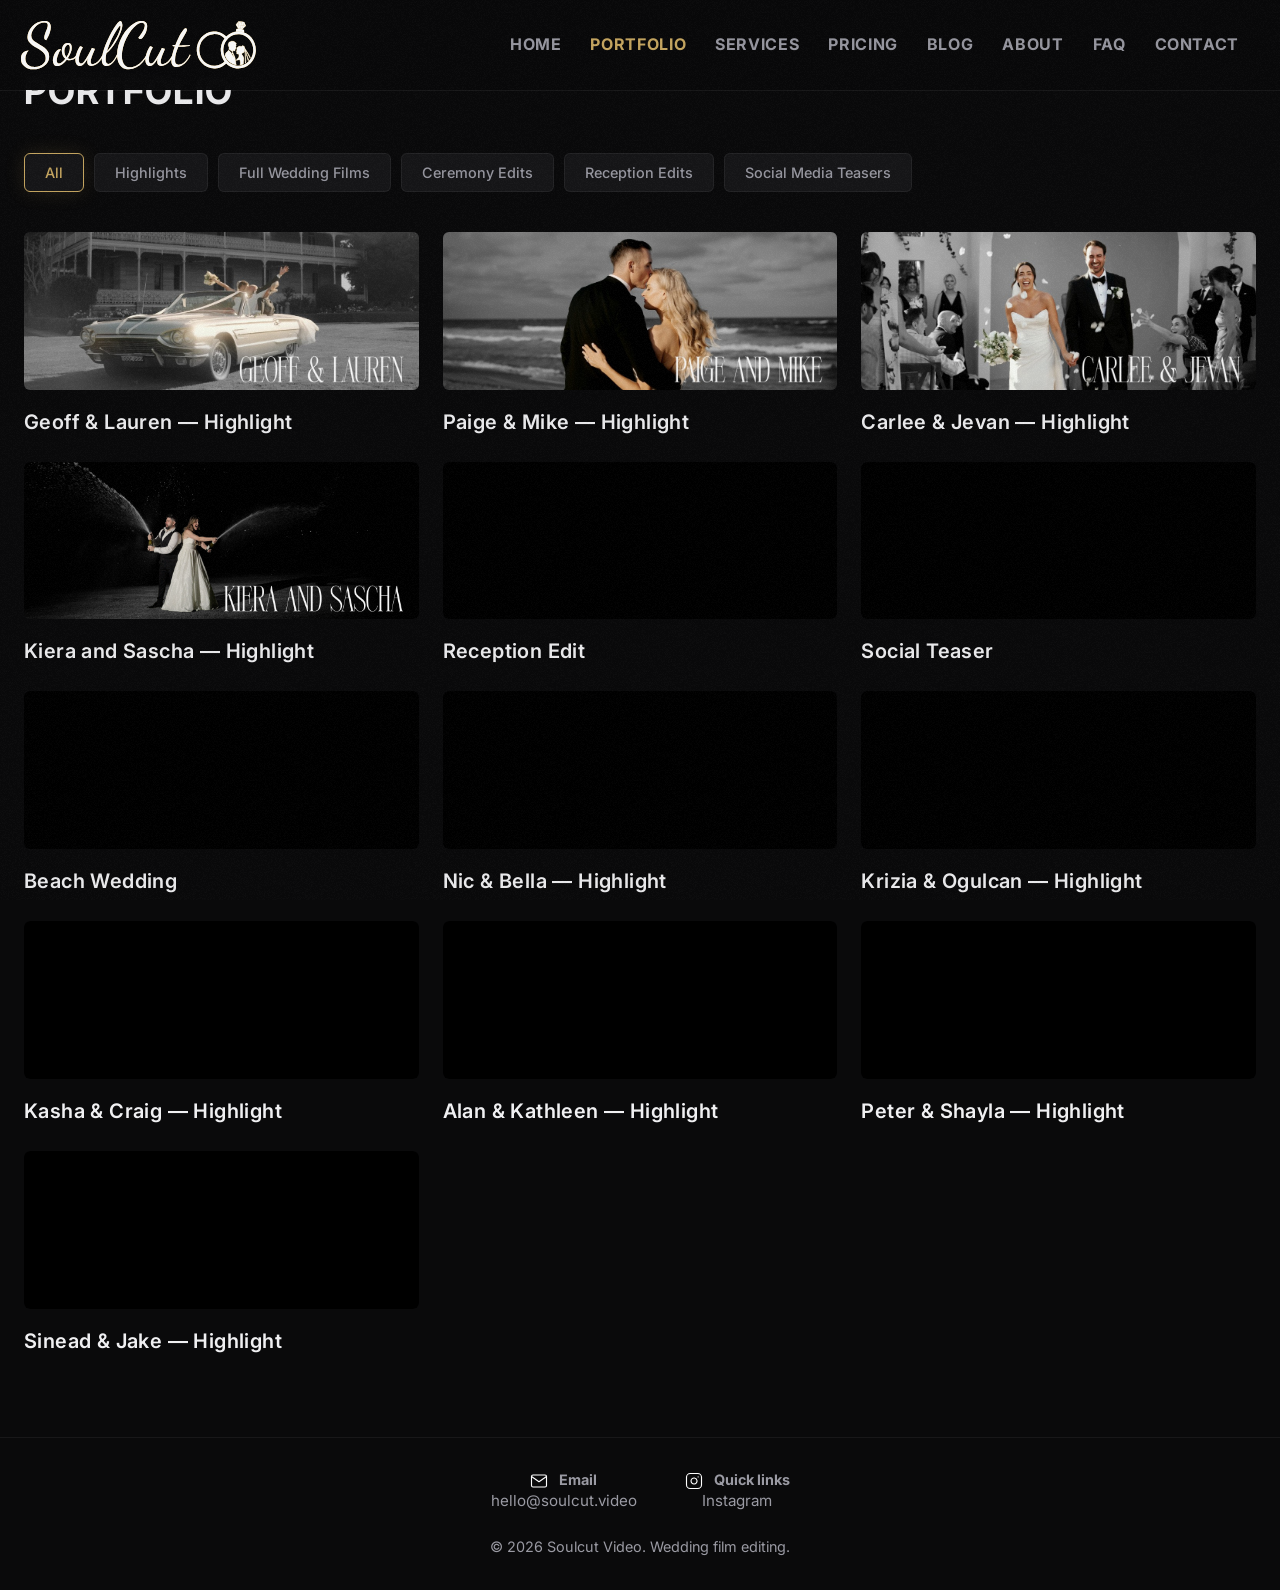
<file: portfolio/index.html>
<!DOCTYPE html>
<html lang="en">
<head>
  <meta charset="UTF-8">
  <meta name="viewport" content="width=device-width, initial-scale=1.0">
  <title>Portfolio — Soulcut Video</title>
  <meta name="description" content="Watch our wedding video edits: highlights, full films, ceremony and reception edits, social teasers.">
  <meta property="og:type" content="website">
  <meta property="og:url" content="https://www.soulcut.video/portfolio/">
  <meta property="og:title" content="Portfolio — Soulcut Video">
  <meta property="og:description" content="Wedding video editing showreel: highlights, full films, ceremony and reception edits, social teasers.">
  <meta property="og:image" content="https://www.soulcut.video/images/banner.png">
  <meta property="og:image:width" content="1200">
  <meta property="og:image:height" content="630">
  <meta name="twitter:card" content="summary_large_image">
  <meta name="twitter:title" content="Portfolio — Soulcut Video">
  <meta name="twitter:description" content="Wedding video editing showreel: highlights, full films, ceremony and reception edits.">
  <meta name="twitter:image" content="https://www.soulcut.video/images/banner.png">
  <link rel="icon" href="../images/icon.svg" type="image/svg+xml">
  <link rel="preconnect" href="https://fonts.googleapis.com">
  <link rel="preconnect" href="https://fonts.gstatic.com" crossorigin>
  <link rel="preload" href="https://fonts.googleapis.com/css2?family=Inter:wght@300;400;500;600;700&display=swap" as="style">
  <link href="https://fonts.googleapis.com/css2?family=Inter:wght@300;400;500;600;700&display=swap" rel="stylesheet">
  <link rel="stylesheet" href="../styles.css?v=6">
</head>
<body class="page-portfolio">
  <div class="page-wrap">
    <!-- HEADER (YouTube-style top bar) -->
    <header class="portfolio-page-header">
      <nav class="nav nav--portfolio">
        <a href="../home/" class="nav-logo">
          <img class="nav-logo-gold" src="../images/logo_gold.svg" alt="" aria-hidden="true">
          <img class="nav-logo-white" src="../images/logo.svg" alt="Soulcut Video">
        </a>
        <button class="nav-toggle" aria-label="Menu">
          <span></span><span></span><span></span>
        </button>
        <ul class="nav-links">
          <li><a href="../home/">Home</a></li>
          <li><a href="." class="nav-link--current">Portfolio</a></li>
          <li><a href="../home/#services">Services</a></li>
          <li><a href="../pricing/">Pricing</a></li>
          <li><a href="../blog/">Blog</a></li>
          <li><a href="../home/#about">About</a></li>
          <li><a href="../home/#faq">FAQ</a></li>
          <li><a href="../home/#contact">Contact</a></li>
          <li class="nav-close-item">
            <button type="button" class="nav-close-btn" aria-label="Close menu">&times;</button>
          </li>
        </ul>
      </nav>
    </header>

    <!-- MAIN: video grid (all visible, no "View all") -->
    <main class="portfolio-page-main">
      <div class="container container--wide">
        <nav class="breadcrumb" aria-label="Breadcrumb">
          <a href="../home/">Home</a>
          <span class="breadcrumb-sep" aria-hidden="true">→</span>
          <span>Portfolio</span>
        </nav>
        <div class="portfolio-page-title-wrap">
          <h1 class="portfolio-page-title">Portfolio</h1>
        </div>
        <div class="portfolio-filters">
          <button class="filter-btn active" data-category="all">All</button>
          <button class="filter-btn" data-category="highlights">Highlights</button>
          <button class="filter-btn" data-category="full-films">Full Wedding Films</button>
          <button class="filter-btn" data-category="ceremony">Ceremony Edits</button>
          <button class="filter-btn" data-category="reception">Reception Edits</button>
          <button class="filter-btn" data-category="teasers">Social Media Teasers</button>
        </div>
        <p class="portfolio-empty" id="portfolioEmpty" hidden>No videos in this category yet.</p>
        <div class="portfolio-grid portfolio-grid--page">
          <article class="portfolio-item" data-category="highlights">
            <div class="portfolio-thumb" data-video-src="https://drive.google.com/file/d/13GB67Tp0KiJzBZZAiaZ2nqH0YO3bQHIp/view?usp=sharing">
              <video class="portfolio-thumb-video" muted loop playsinline preload="metadata"></video>
              <img src="../images/geoff-lauren.png" alt="Geoff & Lauren — wedding highlight" loading="lazy">
              <div class="portfolio-hover">
                <span class="play-icon"></span>
                <span>Watch</span>
              </div>
            </div>
            <h3>Geoff & Lauren — Highlight</h3>
          </article>
          <article class="portfolio-item" data-category="highlights">
            <div class="portfolio-thumb" data-video-src="https://drive.google.com/file/d/1EdnTbY3fhzPwjUNXWImo-atitNehXLEn/view?usp=drive_link">
              <video class="portfolio-thumb-video" muted loop playsinline preload="metadata"></video>
              <img src="../images/paige-mike.png" alt="Paige & Mike — wedding highlight" loading="lazy">
              <div class="portfolio-hover">
                <span class="play-icon"></span>
                <span>Watch</span>
              </div>
            </div>
            <h3>Paige & Mike — Highlight</h3>
          </article>
          <article class="portfolio-item" data-category="highlights">
            <div class="portfolio-thumb" data-video-src="https://drive.google.com/file/d/1sqq61Bxm7G3GFhzSi5GOmZIiDG4wSADL/view?usp=sharing">
              <video class="portfolio-thumb-video" muted loop playsinline preload="metadata"></video>
              <img src="../images/carlee-jevan.png" alt="Carlee & Jevan — wedding highlight" loading="lazy">
              <div class="portfolio-hover">
                <span class="play-icon"></span>
                <span>Watch</span>
              </div>
            </div>
            <h3>Carlee & Jevan — Highlight</h3>
          </article>
          <article class="portfolio-item" data-category="highlights">
            <div class="portfolio-thumb" data-video-src="https://drive.google.com/file/d/1ePK_1S37dD04lT5c8keeN4l85c7M2VHf/view?usp=sharing">
              <video class="portfolio-thumb-video" muted loop playsinline preload="metadata"></video>
              <img src="../images/kiera-sascha.png" alt="Kiera and Sascha — wedding highlight" loading="lazy">
              <div class="portfolio-hover">
                <span class="play-icon"></span>
                <span>Watch</span>
              </div>
            </div>
            <h3>Kiera and Sascha — Highlight</h3>
          </article>
          <article class="portfolio-item" data-category="reception">
            <div class="portfolio-thumb" data-video-src="https://assets.mixkit.co/videos/preview/mixkit-couple-getting-married-on-the-beach-41365-large.mp4">
              <video class="portfolio-thumb-video" muted loop playsinline preload="metadata"></video>
              <img src="data:image/svg+xml,%3Csvg xmlns='http://www.w3.org/2000/svg' width='800' height='450'%3E%3Crect fill='%23000' width='800' height='450'/%3E%3C/svg%3E" alt="Reception edit" loading="lazy">
              <div class="portfolio-hover">
                <span class="play-icon"></span>
                <span>Watch</span>
              </div>
            </div>
            <h3>Reception Edit</h3>
          </article>
          <article class="portfolio-item" data-category="teasers">
            <div class="portfolio-thumb" data-video-src="https://assets.mixkit.co/videos/preview/mixkit-wedding-ceremony-41364-large.mp4">
              <video class="portfolio-thumb-video" muted loop playsinline preload="metadata"></video>
              <img src="data:image/svg+xml,%3Csvg xmlns='http://www.w3.org/2000/svg' width='800' height='450'%3E%3Crect fill='%23000' width='800' height='450'/%3E%3C/svg%3E" alt="Social teaser" loading="lazy">
              <div class="portfolio-hover">
                <span class="play-icon"></span>
                <span>Watch</span>
              </div>
            </div>
            <h3>Social Teaser</h3>
          </article>
          <article class="portfolio-item" data-category="highlights">
            <div class="portfolio-thumb" data-video-src="https://assets.mixkit.co/videos/preview/mixkit-couple-getting-married-on-the-beach-41365-large.mp4">
              <video class="portfolio-thumb-video" muted loop playsinline preload="metadata"></video>
              <img src="data:image/svg+xml,%3Csvg xmlns='http://www.w3.org/2000/svg' width='800' height='450'%3E%3Crect fill='%23000' width='800' height='450'/%3E%3C/svg%3E" alt="Highlight" loading="lazy">
              <div class="portfolio-hover">
                <span class="play-icon"></span>
                <span>Watch</span>
              </div>
            </div>
            <h3>Beach Wedding</h3>
          </article>
          <article class="portfolio-item" data-category="highlights">
            <div class="portfolio-thumb" data-video-src="https://drive.google.com/file/d/15PKBTI2aebHAQAIg3yvCxZzuj6WEPm1j/view?usp=drive_link">
              <video class="portfolio-thumb-video" muted loop playsinline preload="metadata"></video>
              <img src="data:image/svg+xml,%3Csvg xmlns='http://www.w3.org/2000/svg' width='800' height='450'%3E%3Crect fill='%23000' width='800' height='450'/%3E%3C/svg%3E" alt="Nic & Bella — wedding highlight" loading="lazy">
              <div class="portfolio-hover">
                <span class="play-icon"></span>
                <span>Watch</span>
              </div>
            </div>
            <h3>Nic & Bella — Highlight</h3>
          </article>
          <article class="portfolio-item" data-category="highlights">
            <div class="portfolio-thumb" data-video-src="https://drive.google.com/file/d/1bP5HBpUNNF3dLkkBA87ejrXPokt7B25x/view?usp=drive_link">
              <video class="portfolio-thumb-video" muted loop playsinline preload="metadata"></video>
              <img src="data:image/svg+xml,%3Csvg xmlns='http://www.w3.org/2000/svg' width='800' height='450'%3E%3Crect fill='%23000' width='800' height='450'/%3E%3C/svg%3E" alt="Krizia & Ogulcan — wedding highlight" loading="lazy">
              <div class="portfolio-hover">
                <span class="play-icon"></span>
                <span>Watch</span>
              </div>
            </div>
            <h3>Krizia & Ogulcan — Highlight</h3>
          </article>
          <article class="portfolio-item" data-category="highlights">
            <div class="portfolio-thumb" data-video-src="https://drive.google.com/file/d/1FWxzw1_DW_ZMQDEEG9jO1Ir8z_I6TL7g/view?usp=drive_link">
              <video class="portfolio-thumb-video" muted loop playsinline preload="metadata"></video>
              <img src="data:image/svg+xml,%3Csvg xmlns='http://www.w3.org/2000/svg' width='800' height='450'%3E%3Crect fill='%23000' width='800' height='450'/%3E%3C/svg%3E" alt="Kasha & Craig — wedding highlight" loading="lazy">
              <div class="portfolio-hover">
                <span class="play-icon"></span>
                <span>Watch</span>
              </div>
            </div>
            <h3>Kasha & Craig — Highlight</h3>
          </article>
          <article class="portfolio-item" data-category="highlights">
            <div class="portfolio-thumb" data-video-src="https://drive.google.com/file/d/1vmwkx3qJ236liWQNdD-qhnsJ7WZ7DPAZ/view?usp=drive_link">
              <video class="portfolio-thumb-video" muted loop playsinline preload="metadata"></video>
              <img src="data:image/svg+xml,%3Csvg xmlns='http://www.w3.org/2000/svg' width='800' height='450'%3E%3Crect fill='%23000' width='800' height='450'/%3E%3C/svg%3E" alt="Alan & Kathleen — wedding highlight" loading="lazy">
              <div class="portfolio-hover">
                <span class="play-icon"></span>
                <span>Watch</span>
              </div>
            </div>
            <h3>Alan & Kathleen — Highlight</h3>
          </article>
          <article class="portfolio-item" data-category="highlights">
            <div class="portfolio-thumb" data-video-src="https://drive.google.com/file/d/1LK_wt-RFBIaGg2_Qf9H006_M_Ib-dDKq/view?usp=drive_link">
              <video class="portfolio-thumb-video" muted loop playsinline preload="metadata"></video>
              <img src="data:image/svg+xml,%3Csvg xmlns='http://www.w3.org/2000/svg' width='800' height='450'%3E%3Crect fill='%23000' width='800' height='450'/%3E%3C/svg%3E" alt="Peter & Shayla — wedding highlight" loading="lazy">
              <div class="portfolio-hover">
                <span class="play-icon"></span>
                <span>Watch</span>
              </div>
            </div>
            <h3>Peter & Shayla — Highlight</h3>
          </article>
          <article class="portfolio-item" data-category="highlights">
            <div class="portfolio-thumb" data-video-src="https://drive.google.com/file/d/1om5czHOvpW_ZzRkztJXYsGRyZ3yMcY6T/view?usp=drive_link">
              <video class="portfolio-thumb-video" muted loop playsinline preload="metadata"></video>
              <img src="data:image/svg+xml,%3Csvg xmlns='http://www.w3.org/2000/svg' width='800' height='450'%3E%3Crect fill='%23000' width='800' height='450'/%3E%3C/svg%3E" alt="Sinead & Jake — wedding highlight" loading="lazy">
              <div class="portfolio-hover">
                <span class="play-icon"></span>
                <span>Watch</span>
              </div>
            </div>
            <h3>Sinead & Jake — Highlight</h3>
          </article>
        </div>
      </div>
    </main>

    <!-- FOOTER: contacts + copyright -->
    <footer class="footer">
      <div class="container container--wide">
        <div class="footer-contact">
          <p class="contact-email">
            <strong><span class="contact-icon" aria-hidden="true"><svg width="18" height="18" viewBox="0 0 24 24" fill="none" stroke="currentColor" stroke-width="1.5" stroke-linecap="round" stroke-linejoin="round"><path d="M4 4h16c1.1 0 2 .9 2 2v12c0 1.1-.9 2-2 2H4c-1.1 0-2-.9-2-2V6c0-1.1.9-2 2-2z"/><polyline points="22,6 12,13 2,6"/></svg></span> Email</strong><br>
            <a href="mailto:hello@soulcut.video">hello@soulcut.video</a>
          </p>
          <p class="contact-links">
            <strong><span class="contact-icon" aria-hidden="true"><svg width="18" height="18" viewBox="0 0 24 24" fill="none" stroke="currentColor" stroke-width="1.5" stroke-linecap="round" stroke-linejoin="round"><rect x="2" y="2" width="20" height="20" rx="5" ry="5"/><path d="M16 11.37A4 4 0 1 1 12.63 8 4 4 0 0 1 16 11.37z"/><line x1="17.5" y1="6.5" x2="17.51" y2="6.5"/></svg></span> Quick links</strong><br>
            <a href="https://www.instagram.com/soulcut.video/" target="_blank" rel="noopener">Instagram</a>
          </p>
        </div>
        <p class="footer-copy">&copy; <span id="year"></span> Soulcut Video. Wedding film editing.</p>
      </div>
    </footer>

    <!-- VIDEO MODAL (same as index) -->
    <div class="video-modal" id="videoModal" aria-hidden="true">
      <div class="video-modal-backdrop"></div>
      <div class="video-modal-inner">
        <button class="video-modal-close" aria-label="Close">&times;</button>
        <div class="video-modal-player">
          <div class="video-modal-loading" id="videoModalLoading" aria-hidden="true">
            <span class="video-modal-spinner"></span>
          </div>
          <div class="video-modal-fallback" id="videoModalFallback" hidden>
            <p>Video didn't load here. Try opening the link in a new tab:</p>
            <a id="videoModalFallbackLink" href="#" target="_blank" rel="noopener">Open video</a>
          </div>
          <video controls playsinline preload="auto"></video>
          <iframe class="video-modal-iframe" allowfullscreen allow="autoplay; fullscreen" referrerpolicy="no-referrer" title="Video"></iframe>
        </div>
      </div>
    </div>
  </div>

  <script src="../script.js"></script>
</body>
</html>
</file>
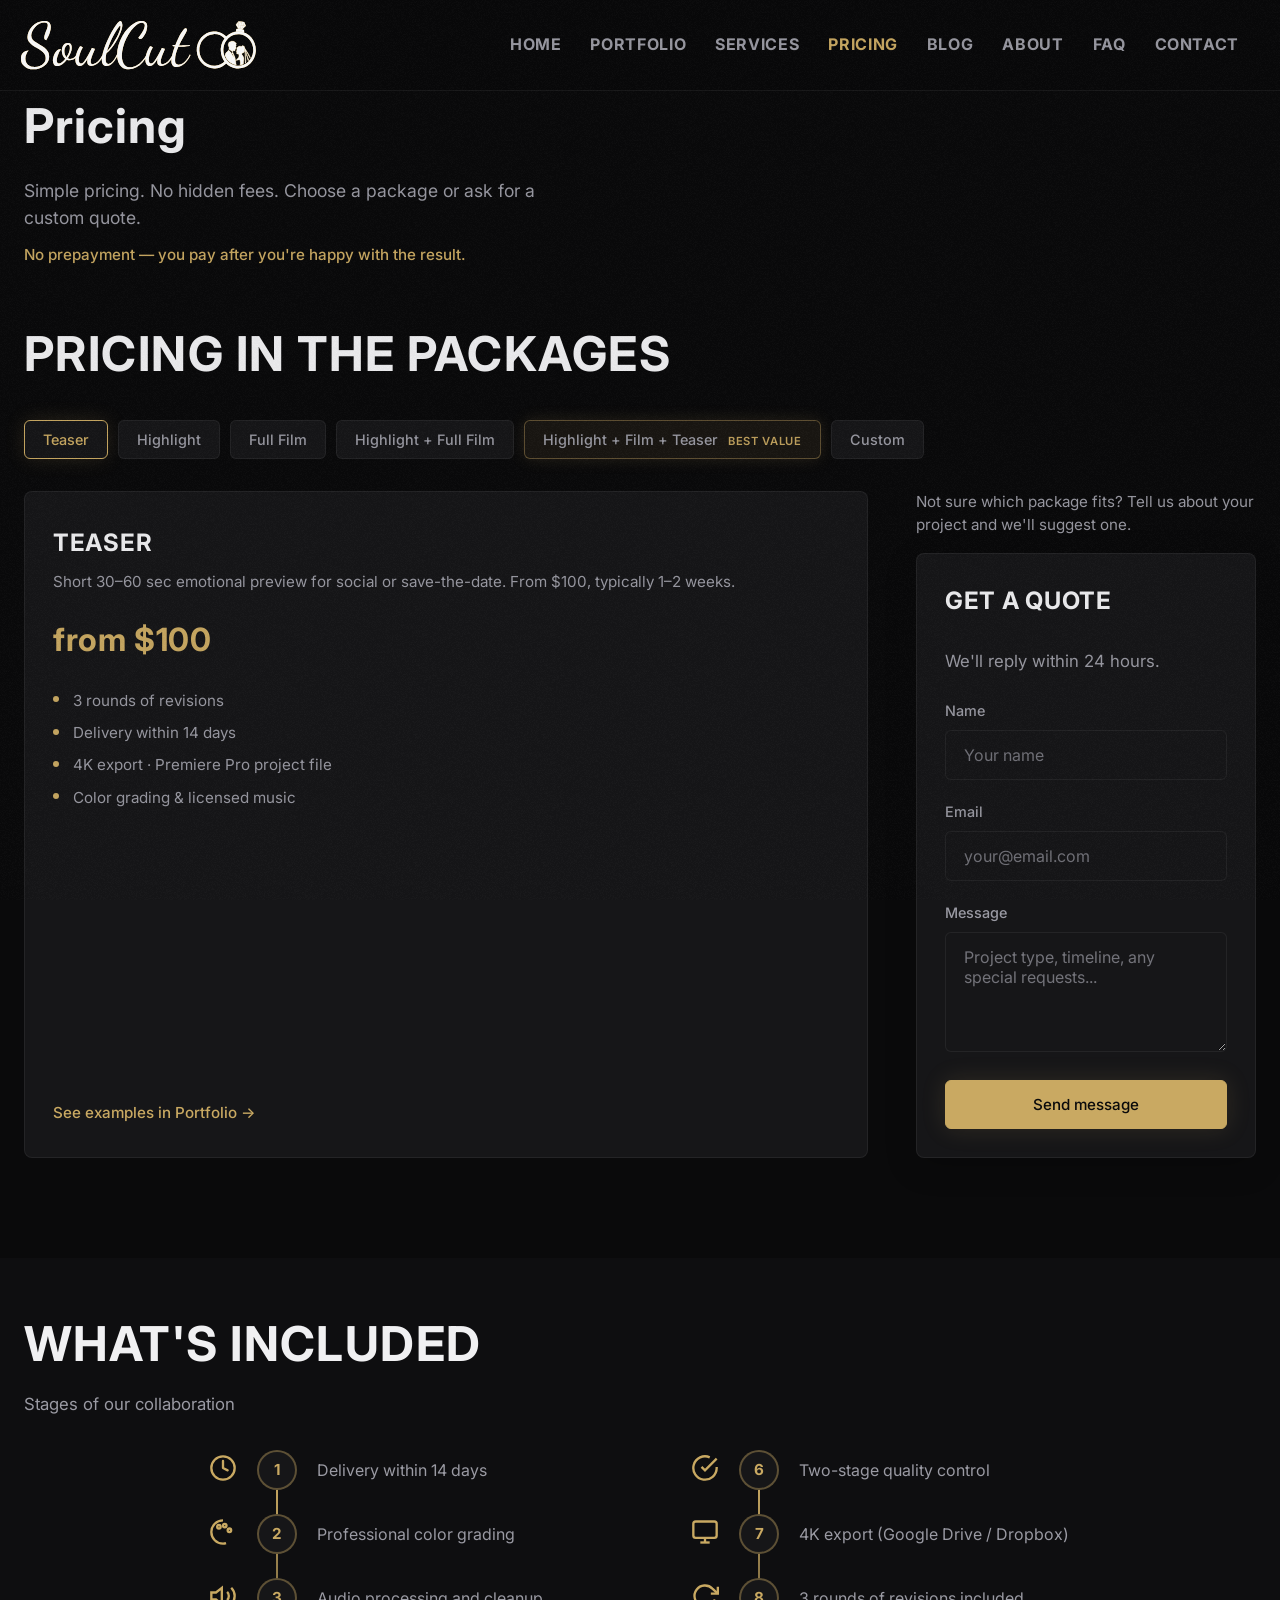
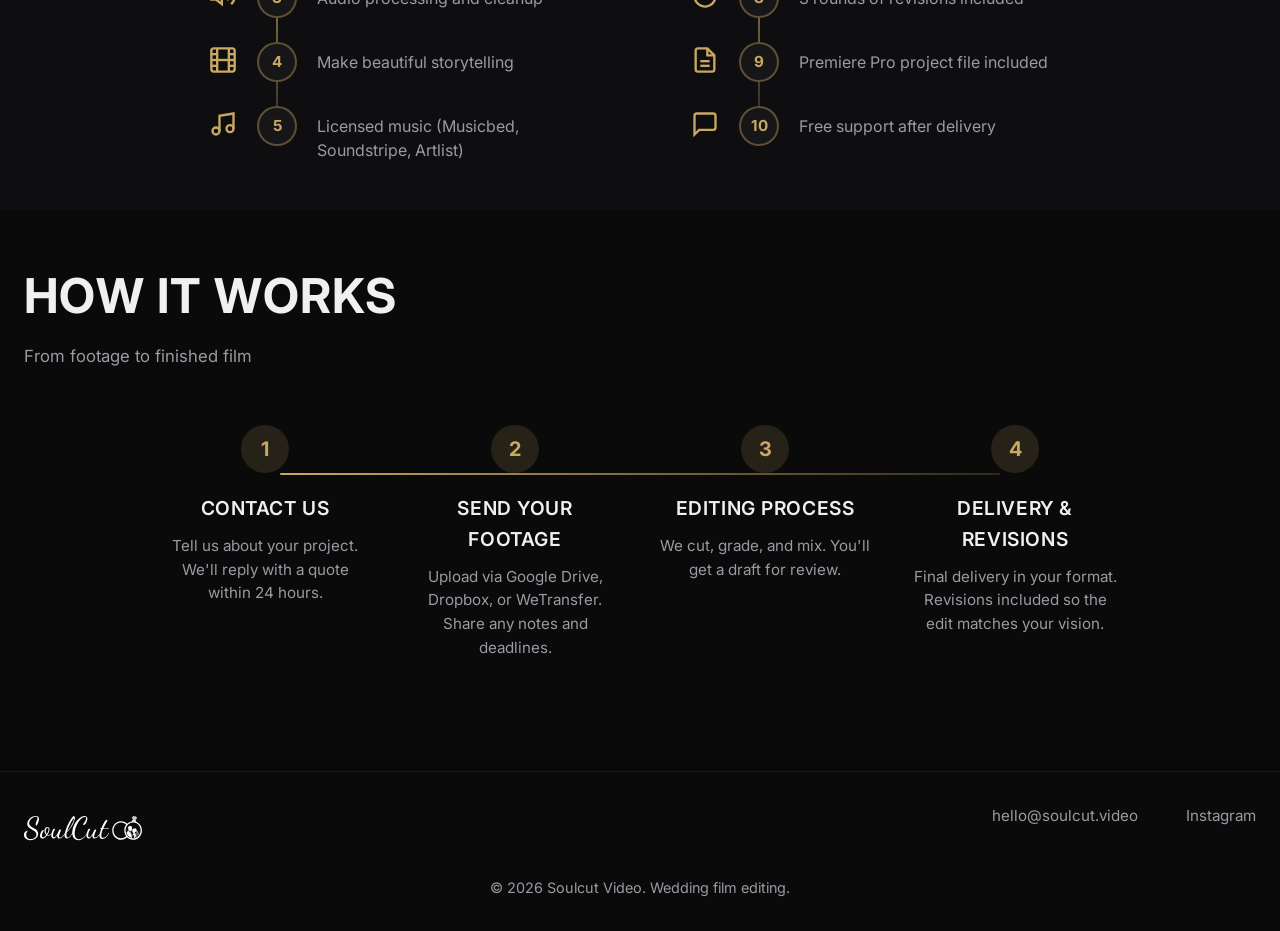
<file: pricing/index.html>
<!DOCTYPE html>
<html lang="en">
<head>
  <meta charset="UTF-8">
  <meta name="viewport" content="width=device-width, initial-scale=1.0">
  <title>Pricing — Soulcut Video</title>
  <meta name="description" content="Wedding video editing rates: teasers, highlights, full films. Transparent pricing and packages. Get a custom quote.">
  <link rel="icon" href="../images/icon.svg" type="image/svg+xml">
  <link rel="preconnect" href="https://fonts.googleapis.com">
  <link rel="preconnect" href="https://fonts.gstatic.com" crossorigin>
  <link href="https://fonts.googleapis.com/css2?family=Inter:wght@300;400;500;600;700&display=swap" rel="stylesheet">
  <link rel="stylesheet" href="../styles.css?v=8">
</head>
<body class="page-pricing">
  <div class="page-wrap">
    <header class="portfolio-page-header">
      <nav class="nav nav--portfolio">
        <a href="../home/" class="nav-logo">
          <img class="nav-logo-gold" src="../images/logo_gold.svg" alt="" aria-hidden="true">
          <img class="nav-logo-white" src="../images/logo.svg" alt="Soulcut Video">
        </a>
        <button class="nav-toggle" aria-label="Menu">
          <span></span><span></span><span></span>
        </button>
        <ul class="nav-links">
          <li><a href="../home/">Home</a></li>
          <li><a href="../portfolio/">Portfolio</a></li>
          <li><a href="../index.html#services">Services</a></li>
          <li><a href="." class="nav-link--current">Pricing</a></li>
          <li><a href="../blog/">Blog</a></li>
          <li><a href="../index.html#about">About</a></li>
          <li><a href="../index.html#faq">FAQ</a></li>
          <li><a href="../index.html#contact">Contact</a></li>
          <li class="nav-close-item">
            <button type="button" class="nav-close-btn" aria-label="Close menu">&times;</button>
          </li>
        </ul>
      </nav>
    </header>

    <main class="pricing-main">
      <a href="#pricing-name" class="skip-link">Skip to contact form</a>
      <div class="container container--wide">
        <h1 class="pricing-hero-title">Pricing</h1>
        <p class="pricing-hero-lead">Simple pricing. No hidden fees. Choose a package or ask for a custom quote.</p>
        <p class="pricing-hero-guarantee">No prepayment — you pay after you're happy with the result.</p>
      </div>

      <!-- PRICING IN THE PACKAGES: tabs + one panel + contact -->
      <section class="section pricing-packages-section" id="pricing-plans">
        <div class="container container--wide">
          <h2 class="section-title">Pricing in the packages</h2>
          <div class="pricing-tabs-wrap">
            <div class="pricing-tabs" role="tablist" aria-label="Package type">
              <button type="button" id="tab-teaser" class="filter-btn pricing-tab active" role="tab" aria-selected="true" data-package="teaser">Teaser</button>
              <button type="button" id="tab-highlight" class="filter-btn pricing-tab" role="tab" aria-selected="false" data-package="highlight">Highlight</button>
              <button type="button" id="tab-film" class="filter-btn pricing-tab" role="tab" aria-selected="false" data-package="film">Full Film</button>
              <button type="button" id="tab-highlight-film" class="filter-btn pricing-tab" role="tab" aria-selected="false" data-package="highlight-film">Highlight + Full Film</button>
              <button type="button" id="tab-highlight-film-teaser" class="filter-btn pricing-tab pricing-tab--best" role="tab" aria-selected="false" data-package="highlight-film-teaser"><span class="pricing-tab-label">Highlight + Film + Teaser</span> <span class="pricing-tab-badge">Best Value</span></button>
              <button type="button" id="tab-custom" class="filter-btn pricing-tab" role="tab" aria-selected="false" data-package="custom">Custom</button>
            </div>
            <div class="pricing-live-announce" aria-live="polite" aria-atomic="true" role="status"></div>
          </div>

          <div class="pricing-panels-wrap">
            <div class="pricing-panel-col">
              <!-- Panel: Teaser -->
              <div class="pricing-panel is-visible" id="panel-teaser" role="tabpanel" aria-labelledby="tab-teaser">
                <h3 class="pricing-panel-title">Teaser</h3>
                <p class="pricing-panel-duration">Short 30–60 sec emotional preview for social or save-the-date. From $100, typically 1–2 weeks.</p>
                <p class="pricing-panel-price">from $100</p>
                <ul class="pricing-panel-features">
                  <li>3 rounds of revisions</li>
                  <li>Delivery within 14 days</li>
                  <li>4K export · Premiere Pro project file</li>
                  <li>Color grading & licensed music</li>
                </ul>
                <p class="pricing-panel-portfolio"><a href="../portfolio/">See examples in Portfolio →</a></p>
              </div>
              <!-- Panel: Highlight -->
              <div class="pricing-panel" id="panel-highlight" role="tabpanel" aria-labelledby="tab-highlight" hidden>
                <h3 class="pricing-panel-title">Highlight</h3>
                <p class="pricing-panel-duration">Cinematic 3–6 min story of the best moments of the day. From $250, typically 1–2 weeks.</p>
                <p class="pricing-panel-price">from $250</p>
                <ul class="pricing-panel-features">
                  <li>3 rounds of revisions</li>
                  <li>Delivery within 14 days</li>
                  <li>4K export · Premiere Pro project file</li>
                  <li>Color grading & licensed music</li>
                </ul>
                <p class="pricing-panel-portfolio"><a href="../portfolio/">See examples in Portfolio →</a></p>
              </div>
              <!-- Panel: Full Film -->
              <div class="pricing-panel" id="panel-film" role="tabpanel" aria-labelledby="tab-film" hidden>
                <h3 class="pricing-panel-title">Full Film</h3>
                <p class="pricing-panel-duration">Full wedding day coverage, 30–60 min, with ceremony and reception. From $300, typically 2–3 weeks.</p>
                <p class="pricing-panel-price">from $300</p>
                <ul class="pricing-panel-features">
                  <li>3 rounds of revisions</li>
                  <li>Delivery within 14 days</li>
                  <li>4K export · Premiere Pro project file</li>
                  <li>Color grading & licensed music</li>
                </ul>
                <p class="pricing-panel-portfolio"><a href="../portfolio/">See examples in Portfolio →</a></p>
              </div>
              <!-- Panel: Highlight + Full Film -->
              <div class="pricing-panel" id="panel-highlight-film" role="tabpanel" aria-labelledby="tab-highlight-film" hidden>
                <h3 class="pricing-panel-title">Highlight + Full Film</h3>
                <p class="pricing-panel-duration">Complete wedding story: highlight (3–6 min) + full film (30–60 min). From $400, typically 2–4 weeks.</p>
                <p class="pricing-panel-price">from $400</p>
                <ul class="pricing-panel-features">
                  <li>3 rounds of revisions</li>
                  <li>Delivery within 14 days</li>
                  <li>4K export · Premiere Pro project file</li>
                  <li>Color grading & licensed music</li>
                </ul>
                <p class="pricing-panel-portfolio"><a href="../portfolio/">See examples in Portfolio →</a></p>
              </div>
              <!-- Panel: Highlight + Full Film + Teaser -->
              <div class="pricing-panel" id="panel-highlight-film-teaser" role="tabpanel" aria-labelledby="tab-highlight-film-teaser" hidden>
                <span class="pricing-panel-badge">Best Value</span>
                <h3 class="pricing-panel-title">Highlight + Full Film + Teaser</h3>
                <p class="pricing-panel-duration">Full package: teaser + highlight + full film. Maximum coverage. From $450, typically 3–4 weeks.</p>
                <p class="pricing-panel-price">from $450</p>
                <ul class="pricing-panel-features">
                  <li>3 rounds of revisions</li>
                  <li>Delivery within 14 days</li>
                  <li>4K export · Premiere Pro project file</li>
                  <li>Color grading & licensed music</li>
                </ul>
                <p class="pricing-panel-portfolio"><a href="../portfolio/">See examples in Portfolio →</a></p>
              </div>
              <!-- Panel: Custom -->
              <div class="pricing-panel" id="panel-custom" role="tabpanel" aria-labelledby="tab-custom" hidden>
                <h3 class="pricing-panel-title">Custom</h3>
                <p class="pricing-panel-duration">Flexible format: ceremony-only, reception edit, or tailored length. Individual approach based on your needs.</p>
                <p class="pricing-panel-price pricing-panel-price--custom">Contact us</p>
                <ul class="pricing-panel-features">
                  <li>Flexible format & length</li>
                  <li>Same quality & turnaround</li>
                  <li>Quote within 24 hours</li>
                </ul>
                <p class="pricing-panel-portfolio"><a href="../portfolio/">See examples in Portfolio →</a></p>
              </div>
            </div>

            <!-- Contact form (side on desktop, below on mobile) -->
            <aside class="pricing-contact-sidebar" id="pricing-contact">
              <p class="pricing-not-sure">Not sure which package fits? Tell us about your project and we'll suggest one.</p>
              <div class="pricing-contact-card">
                <h2 class="section-title section-title--small">Get a quote</h2>
                <p class="section-sub">We'll reply within 24 hours.</p>
                <div class="form-success" id="formSuccess" hidden>
                  <div class="form-success-inner">
                    <span class="form-success-icon">✓</span>
                    <p class="form-success-text">Success!</p>
                    <p class="form-success-sub">We'll get back to you soon.</p>
                  </div>
                </div>
                <form class="contact-form" id="contactForm" action="https://formspree.io/f/xdalwqzw" method="POST">
                  <input type="hidden" name="_subject" value="Soulcut Pricing: new message">
                  <div class="form-row">
                    <label for="pricing-name">Name</label>
                    <input type="text" id="pricing-name" name="name" required placeholder="Your name">
                  </div>
                  <div class="form-row">
                    <label for="pricing-email">Email</label>
                    <input type="email" id="pricing-email" name="_replyto" required placeholder="your@email.com">
                  </div>
                  <div class="form-row">
                    <label for="pricing-message">Message</label>
                    <textarea id="pricing-message" name="message" rows="4" required placeholder="Project type, timeline, any special requests..."></textarea>
                  </div>
                  <button type="submit" class="btn btn-primary btn-full">Send message</button>
                </form>
              </div>
            </aside>
          </div>
        </div>
      </section>

      <!-- WHAT'S INCLUDED (workflow chronology) -->
      <section class="section pricing-section pricing-section--alt" id="whats-included">
        <div class="container container--wide">
          <h2 class="section-title">What's included</h2>
          <p class="section-sub">Stages of our collaboration</p>
          <div class="whats-included-cols">
            <ol class="whats-included-timeline" start="1">
              <li class="whats-included-step">
                <span class="whats-included-step-icon whats-included-step-icon--delivery" aria-hidden="true"></span>
                <span class="whats-included-step-num" aria-hidden="true">1</span>
                <span class="whats-included-step-text">Delivery within 14 days</span>
              </li>
              <li class="whats-included-step">
                <span class="whats-included-step-icon whats-included-step-icon--color" aria-hidden="true"></span>
                <span class="whats-included-step-num" aria-hidden="true">2</span>
                <span class="whats-included-step-text">Professional color grading</span>
              </li>
              <li class="whats-included-step">
                <span class="whats-included-step-icon whats-included-step-icon--sound" aria-hidden="true"></span>
                <span class="whats-included-step-num" aria-hidden="true">3</span>
                <span class="whats-included-step-text">Audio processing and cleanup</span>
              </li>
              <li class="whats-included-step">
                <span class="whats-included-step-icon whats-included-step-icon--film" aria-hidden="true"></span>
                <span class="whats-included-step-num" aria-hidden="true">4</span>
                <span class="whats-included-step-text">Make beautiful storytelling</span>
              </li>
              <li class="whats-included-step">
                <span class="whats-included-step-icon whats-included-step-icon--music" aria-hidden="true"></span>
                <span class="whats-included-step-num" aria-hidden="true">5</span>
                <span class="whats-included-step-text">Licensed music (Musicbed, Soundstripe, Artlist)</span>
              </li>
            </ol>
            <ol class="whats-included-timeline" start="6">
              <li class="whats-included-step">
                <span class="whats-included-step-icon whats-included-step-icon--check" aria-hidden="true"></span>
                <span class="whats-included-step-num" aria-hidden="true">6</span>
                <span class="whats-included-step-text">Two-stage quality control</span>
              </li>
              <li class="whats-included-step">
                <span class="whats-included-step-icon whats-included-step-icon--export" aria-hidden="true"></span>
                <span class="whats-included-step-num" aria-hidden="true">7</span>
                <span class="whats-included-step-text">4K export (Google Drive / Dropbox)</span>
              </li>
              <li class="whats-included-step">
                <span class="whats-included-step-icon whats-included-step-icon--revisions" aria-hidden="true"></span>
                <span class="whats-included-step-num" aria-hidden="true">8</span>
                <span class="whats-included-step-text">3 rounds of revisions included</span>
              </li>
              <li class="whats-included-step">
                <span class="whats-included-step-icon whats-included-step-icon--file" aria-hidden="true"></span>
                <span class="whats-included-step-num" aria-hidden="true">9</span>
                <span class="whats-included-step-text">Premiere Pro project file included</span>
              </li>
              <li class="whats-included-step">
                <span class="whats-included-step-icon whats-included-step-icon--support" aria-hidden="true"></span>
                <span class="whats-included-step-num" aria-hidden="true">10</span>
                <span class="whats-included-step-text">Free support after delivery</span>
              </li>
            </ol>
          </div>
        </div>
      </section>

      <!-- HOW IT WORKS -->
      <section class="section pricing-section how-it-works" id="how-it-works">
        <div class="container container--wide">
          <h2 class="section-title">How it works</h2>
          <p class="section-sub">From footage to finished film</p>
          <div class="how-steps how-steps--four how-steps--timeline">
            <div class="how-step">
              <span class="how-step-num" aria-hidden="true">1</span>
              <h3 class="how-step-title">Contact us</h3>
              <p class="how-step-text">Tell us about your project. We'll reply with a quote within 24 hours.</p>
            </div>
            <div class="how-step">
              <span class="how-step-num" aria-hidden="true">2</span>
              <h3 class="how-step-title">Send your footage</h3>
              <p class="how-step-text">Upload via Google Drive, Dropbox, or WeTransfer. Share any notes and deadlines.</p>
            </div>
            <div class="how-step">
              <span class="how-step-num" aria-hidden="true">3</span>
              <h3 class="how-step-title">Editing process</h3>
              <p class="how-step-text">We cut, grade, and mix. You'll get a draft for review.</p>
            </div>
            <div class="how-step">
              <span class="how-step-num" aria-hidden="true">4</span>
              <h3 class="how-step-title">Delivery & revisions</h3>
              <p class="how-step-text">Final delivery in your format. Revisions included so the edit matches your vision.</p>
            </div>
          </div>
        </div>
      </section>

    </main>

    <footer class="footer footer--pricing">
      <div class="container container--wide">
        <div class="footer-inner">
          <a href="../home/" class="footer-logo">
            <img src="../images/logo.svg" alt="Soulcut Video" width="120" height="40">
          </a>
          <div class="footer-contact">
            <a href="mailto:hello@soulcut.video">hello@soulcut.video</a>
            <a href="https://www.instagram.com/soulcut.video/" target="_blank" rel="noopener">Instagram</a>
          </div>
        </div>
        <p class="footer-copy">&copy; <span id="year"></span> Soulcut Video. Wedding film editing.</p>
      </div>
    </footer>
  </div>

  <script>
  (function () {
    'use strict';
    var tabs = document.querySelectorAll('.pricing-tab');
    var panels = document.querySelectorAll('.pricing-panel');
    var liveAnnounce = document.querySelector('.pricing-live-announce');
    var packageLabels = { teaser: { name: 'Teaser', price: 'from $100' }, highlight: { name: 'Highlight', price: 'from $250' }, film: { name: 'Full Film', price: 'from $300' }, 'highlight-film': { name: 'Highlight + Full Film', price: 'from $400' }, 'highlight-film-teaser': { name: 'Highlight + Film + Teaser', price: 'from $450' }, custom: { name: 'Custom', price: 'Contact us' } };
    function setActiveTab(activeBtn) {
      var pkg = activeBtn.getAttribute('data-package');
      if (!pkg) return;
      tabs.forEach(function (btn) { btn.classList.toggle('active', btn === activeBtn); btn.setAttribute('aria-selected', btn === activeBtn ? 'true' : 'false'); });
      panels.forEach(function (panel) { var isMatch = panel.id === 'panel-' + pkg; panel.classList.toggle('is-visible', isMatch); panel.hidden = !isMatch; });
      if (liveAnnounce && packageLabels[pkg]) liveAnnounce.textContent = packageLabels[pkg].name + ' package, ' + packageLabels[pkg].price;
    }
    var tabList = document.querySelector('.pricing-tabs');
    if (tabList) {
      tabList.addEventListener('click', function (e) {
        var btn = e.target.closest('.pricing-tab');
        if (!btn) return;
        e.preventDefault();
        e.stopPropagation();
        setActiveTab(btn);
      });
      tabList.addEventListener('keydown', function (e) {
        var idx = Array.prototype.indexOf.call(tabs, document.activeElement);
        if (idx === -1) return;
        var next = idx;
        if (e.key === 'ArrowRight' || e.key === 'ArrowDown') { e.preventDefault(); next = (idx + 1) % tabs.length; }
        else if (e.key === 'ArrowLeft' || e.key === 'ArrowUp') { e.preventDefault(); next = (idx - 1 + tabs.length) % tabs.length; }
        else if (e.key === 'Home') { e.preventDefault(); next = 0; }
        else if (e.key === 'End') { e.preventDefault(); next = tabs.length - 1; }
        if (next !== idx) { tabs[next].focus(); setActiveTab(tabs[next]); }
      });
    }
  })();
  </script>
  <script src="../script.js"></script>
</body>
</html>
</file>
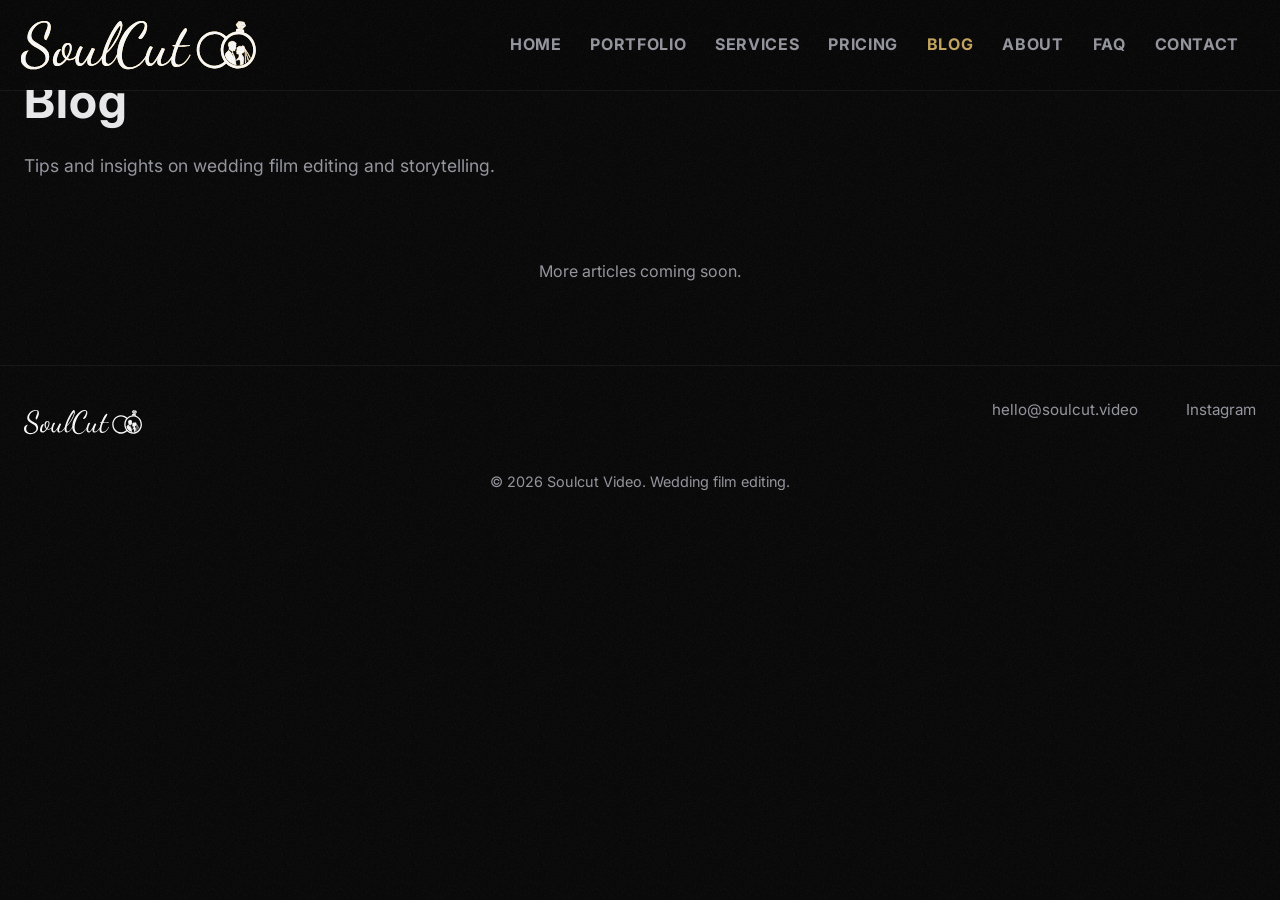
<file: blog.html>
<!DOCTYPE html>
<html lang="en">
<head>
  <meta charset="UTF-8">
  <meta http-equiv="refresh" content="0;url=/blog/">
  <link rel="canonical" href="https://www.soulcut.video/blog/">
  <title>Redirect to Blog — Soulcut Video</title>
  <script>window.location.replace("/blog/");</script>
</head>
<body>
  <p>Redirecting to <a href="/blog/">Blog</a>…</p>
</body>
</html>
</file>
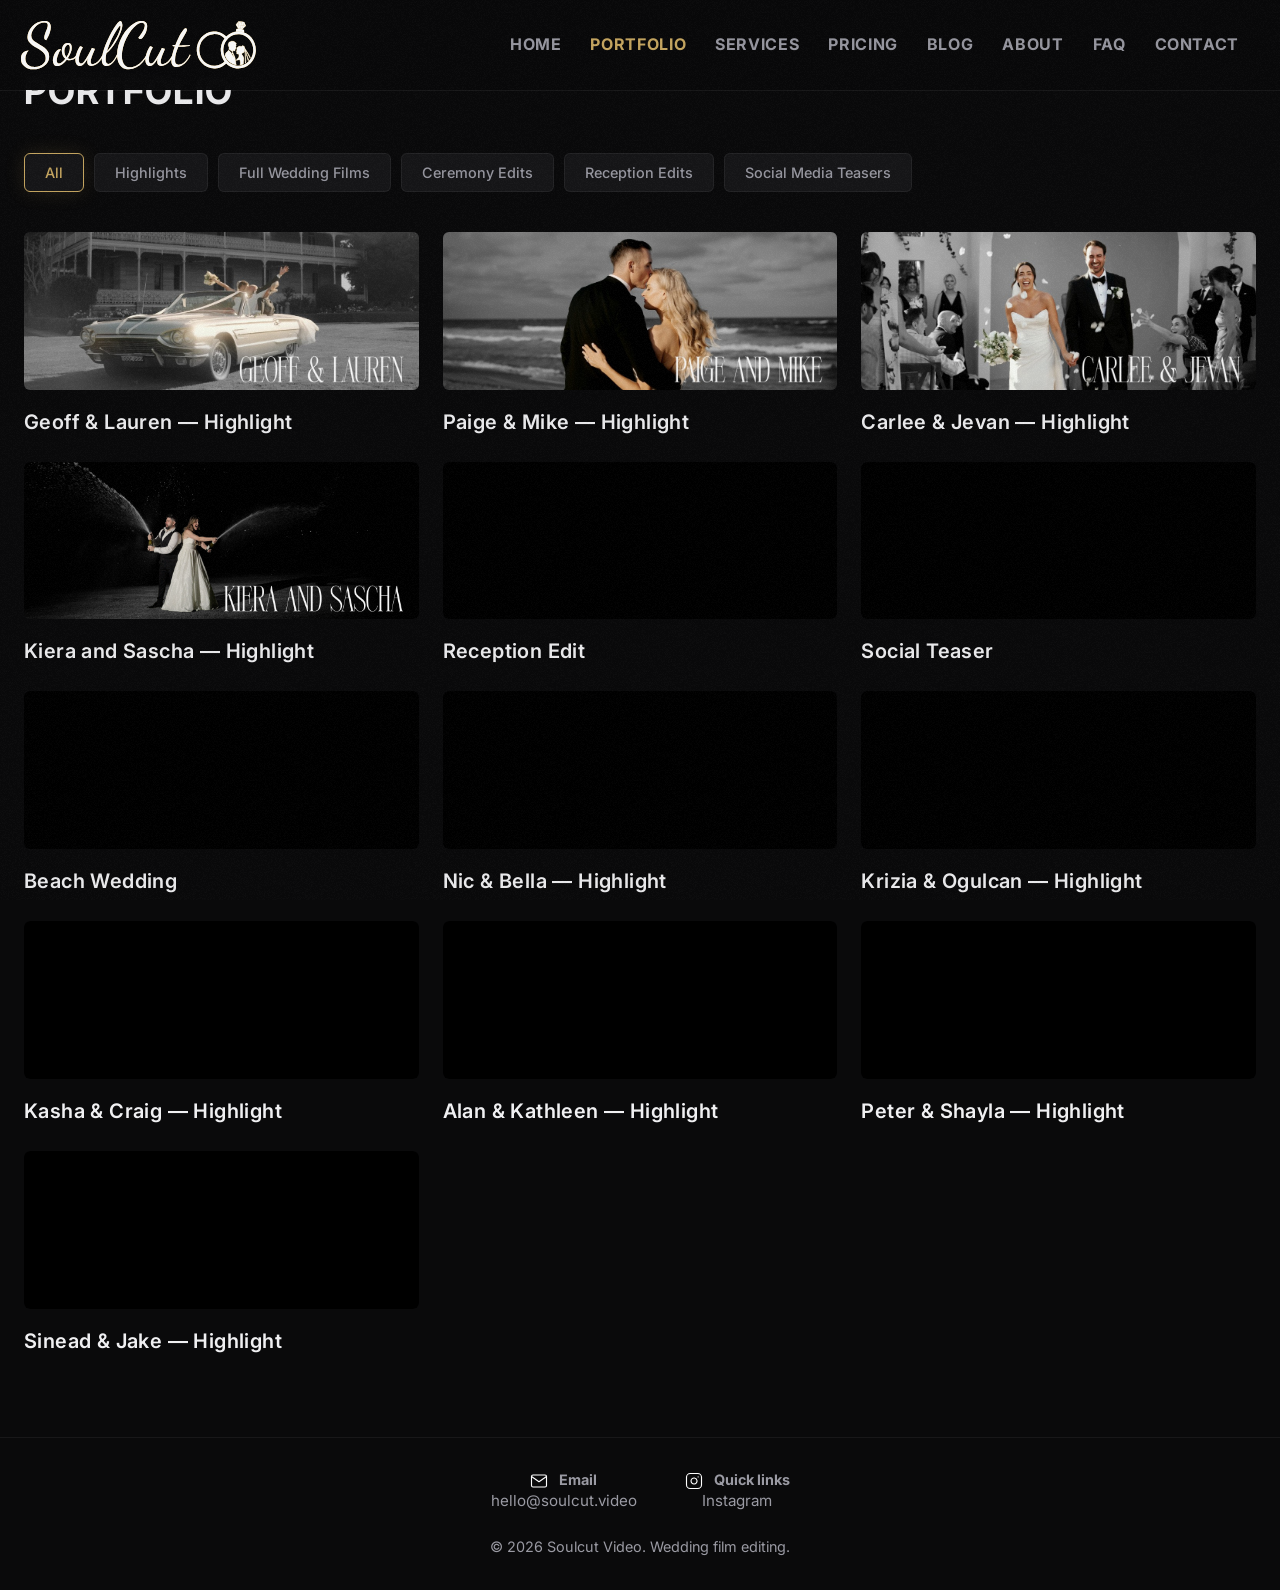
<file: portfolio.html>
<!DOCTYPE html>
<html lang="en">
<head>
  <meta charset="UTF-8">
  <meta http-equiv="refresh" content="0;url=/portfolio/">
  <link rel="canonical" href="https://www.soulcut.video/portfolio/">
  <title>Redirect to Portfolio — Soulcut Video</title>
  <script>window.location.replace("/portfolio/");</script>
</head>
<body>
  <p>Redirecting to <a href="/portfolio/">Portfolio</a>…</p>
</body>
</html>
</file>
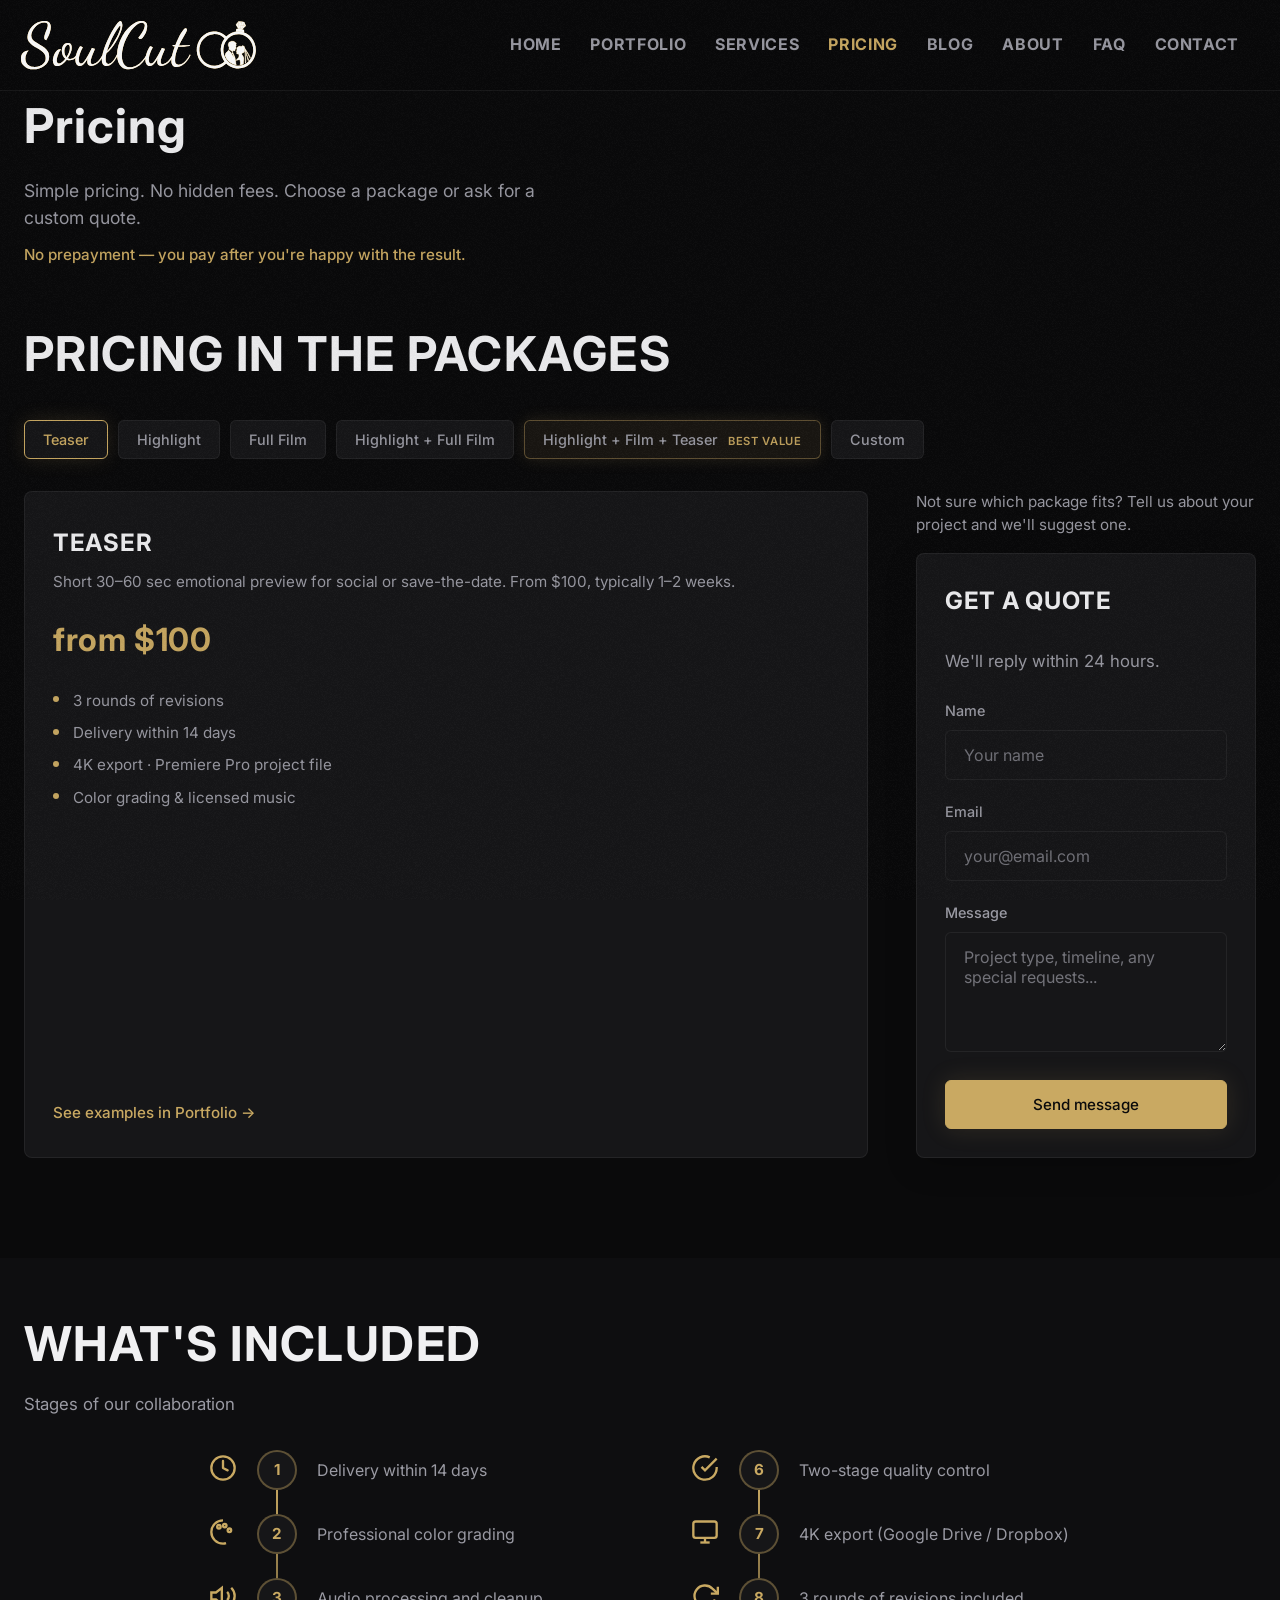
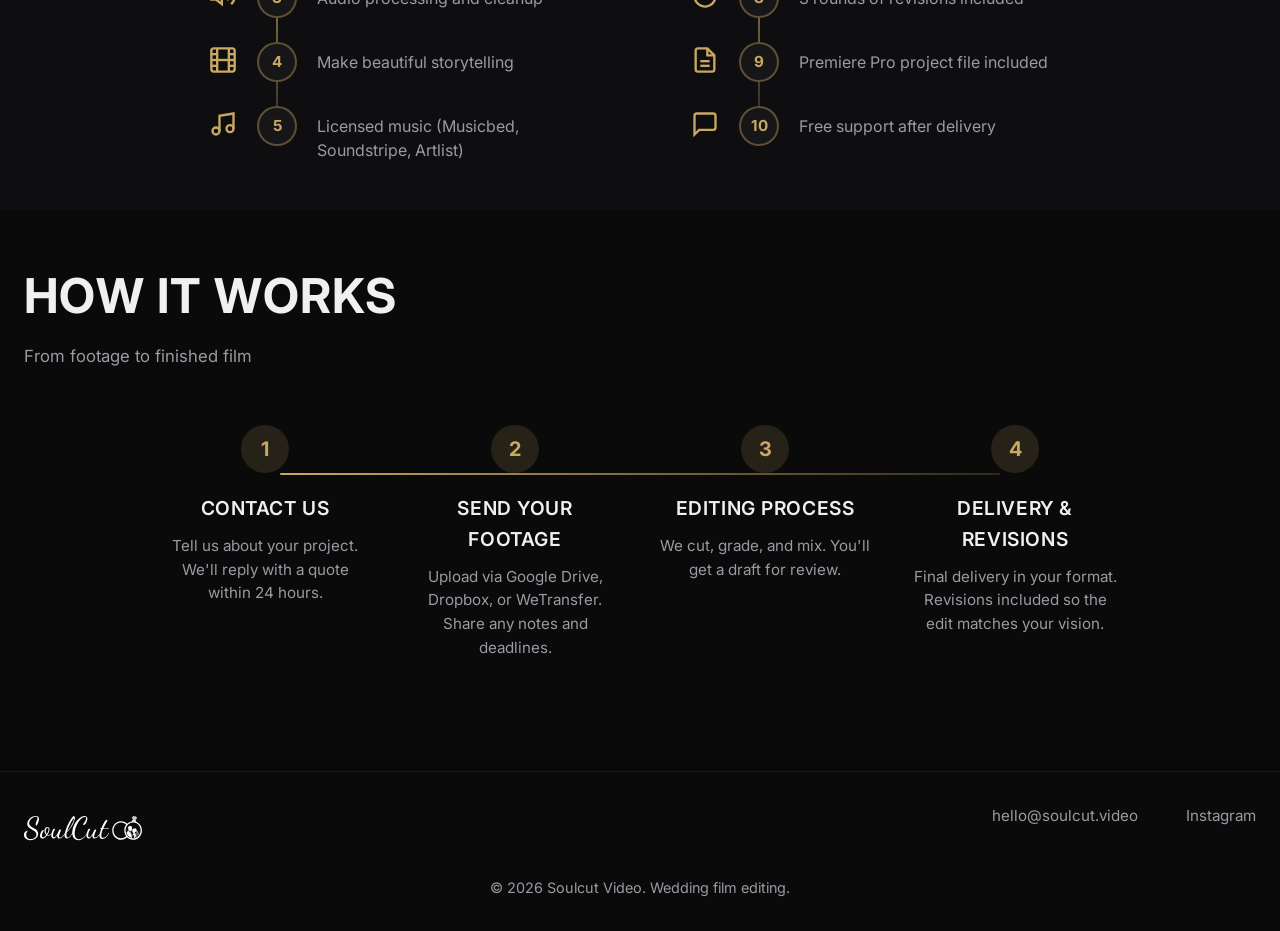
<file: pricing.html>
<!DOCTYPE html>
<html lang="en">
<head>
  <meta charset="UTF-8">
  <meta http-equiv="refresh" content="0;url=/pricing/">
  <link rel="canonical" href="https://www.soulcut.video/pricing/">
  <title>Redirect to Pricing — Soulcut Video</title>
  <script>window.location.replace("/pricing/");</script>
</head>
<body>
  <p>Redirecting to <a href="/pricing/">Pricing</a>…</p>
</body>
</html>
</file>
<file: styles.css>
/* ============================================
   SOULCUT VIDEO — Cinematic Wedding Editing
   Dark, elegant, premium
   ============================================ */

:root {
  --bg: #0a0a0b;
  --bg-elevated: #121214;
  --bg-card: #161618;
  --text: #f0f0f2;
  --text-muted: #9a9aa3;
  --accent: #c9a962;
  --accent-dim: rgba(201, 169, 98, 0.15);
  --glow: rgba(201, 169, 98, 0.25);
  --border: rgba(255, 255, 255, 0.06);
  --font-display: "Inter", -apple-system, sans-serif;
  --font-body: "Inter", -apple-system, sans-serif;
  --ease-out: cubic-bezier(0.22, 1, 0.36, 1);
  --ease-in-out: cubic-bezier(0.65, 0, 0.35, 1);
  --radius: 6px;
}

*,
*::before,
*::after {
  box-sizing: border-box;
}

html {
  scroll-behavior: smooth;
  overflow-x: hidden;
  max-width: 100vw;
}

body {
  margin: 0;
  font-family: var(--font-body);
  font-size: 16px;
  font-weight: 400;
  line-height: 1.6;
  color: var(--text);
  background: var(--bg);
  -webkit-font-smoothing: antialiased;
  -moz-osx-font-smoothing: grayscale;
  overflow-x: hidden;
  max-width: 100vw;
}

/* Fine film grain — barely visible, like photo grain */
body::after {
  content: "";
  position: fixed;
  inset: 0;
  z-index: 9999;
  pointer-events: none;
  opacity: 0.04;
  background-image: url("data:image/svg+xml,%3Csvg viewBox='0 0 256 256' xmlns='http://www.w3.org/2000/svg'%3E%3Cfilter id='g'%3E%3CfeTurbulence type='fractalNoise' baseFrequency='0.65' numOctaves='3' stitchTiles='stitch' result='n'/%3E%3CfeColorMatrix type='saturate' values='0' in='n' result='m'/%3E%3CfeBlend in='SourceGraphic' in2='m' mode='overlay'/%3E%3C/filter%3E%3Crect width='100%25' height='100%25' filter='url(%23g)'/%3E%3C/svg%3E");
  background-size: 128px 128px;
}

/* Focus visible for accessibility */
a:focus-visible,
button:focus-visible,
input:focus-visible,
textarea:focus-visible,
.filter-btn:focus-visible {
  outline: 2px solid var(--accent);
  outline-offset: 3px;
}

/* Skip link — hidden until focused (keyboard/screen reader) */
.skip-link {
  position: absolute;
  left: -9999px;
  top: 0;
  z-index: 9998;
  padding: 12px 20px;
  background: var(--accent);
  color: var(--bg);
  font-weight: 600;
  border-radius: var(--radius);
  transition: left 0.2s;
}
.skip-link:focus {
  left: 16px;
  top: 100px;
}

.page-wrap {
  min-height: 100vh;
  overflow-x: hidden;
  max-width: 100vw;
}

img {
  max-width: 100%;
  height: auto;
  display: block;
}

a {
  color: var(--accent);
  text-decoration: none;
  transition: color 0.25s var(--ease-out);
}

a:hover {
  color: #e0c882;
}

/* ----- Container ----- */
.container {
  width: 100%;
  max-width: 1200px;
  margin: 0 auto;
  padding: 0 24px;
  box-sizing: border-box;
}

/* ----- Navigation ----- */
.nav {
  position: fixed;
  top: 0;
  left: 0;
  right: 0;
  z-index: 100;
  display: flex;
  align-items: center;
  justify-content: space-between;
  padding: 9px 21px;
  background: rgba(10, 10, 11, 0.92);
  backdrop-filter: blur(12px);
}

.nav-logo {
  display: inline-block;
  line-height: 0;
  position: relative;
  overflow: visible;
  transition: transform 0.35s var(--ease-out);
}

.nav-logo-gold {
  position: absolute;
  left: 0;
  top: 0;
  height: 72px;
  width: auto;
  display: block;
  pointer-events: none;
  transition: transform 0.35s var(--ease-out);
}

.nav-logo-white {
  position: relative;
  display: block;
  height: 72px;
  width: auto;
  z-index: 1;
  transition: transform 0.35s var(--ease-out);
}

.nav-logo:hover .nav-logo-white {
  -webkit-mask-image: radial-gradient(circle 140px at var(--logo-x, 50%) var(--logo-y, 50%), transparent, black);
  mask-image: radial-gradient(circle 140px at var(--logo-x, 50%) var(--logo-y, 50%), transparent, black);
  -webkit-mask-size: 100% 100%;
  mask-size: 100% 100%;
  -webkit-mask-repeat: no-repeat;
  mask-repeat: no-repeat;
}

.nav.scrolled .nav-logo .nav-logo-gold,
.nav.scrolled .nav-logo .nav-logo-white {
  transform: scale(0.85);
}

.nav-links {
  display: flex;
  list-style: none;
  margin: 0;
  padding: 0;
  gap: 21px;
  margin-right: 16px;
}

.nav-links a {
  color: var(--text-muted);
  font-size: 1rem;
  font-weight: 700;
  padding: 5px 4px;
  text-transform: uppercase;
  letter-spacing: 0.04em;
  position: relative;
  transition: color 0.25s var(--ease-out);
}

.nav-links a::after {
  content: "";
  position: absolute;
  left: 4px;
  right: 4px;
  bottom: 2px;
  height: 1px;
  background: var(--accent);
  transform: scaleX(0);
  transform-origin: center;
  transition: transform 0.3s var(--ease-out);
}

.nav-links a:hover {
  color: var(--text);
}

.nav-links a:hover::after {
  transform: scaleX(1);
}

.nav-close-item {
  display: none;
}

.nav-toggle {
  display: none;
  flex-direction: column;
  gap: 6px;
  background: none;
  border: none;
  cursor: pointer;
  padding: 8px;
}

.nav-toggle span {
  width: 24px;
  height: 2px;
  background: var(--text);
  transition: transform 0.3s var(--ease-out);
}

/* ----- Hero ----- */
.hero {
  position: relative;
  min-height: 100vh;
  display: flex;
  flex-direction: column;
  justify-content: center;
  align-items: center;
  text-align: center;
  overflow: hidden;
}

.hero::after {
  content: "";
  position: absolute;
  bottom: 0;
  left: 0;
  right: 0;
  height: 28vh;
  min-height: 180px;
  background: linear-gradient(to bottom, transparent 0%, var(--bg) 100%);
  z-index: 1;
  pointer-events: none;
}

.hero-bg-image {
  position: absolute;
  left: -10%;
  top: -10%;
  width: 120%;
  height: 120%;
  z-index: 0;
  background-color: var(--bg);
  background-image: url(images/hero-bg.png);
  background-size: cover;
  background-position: center;
  will-change: transform;
  transition: transform 0.15s ease-out;
  transform: translateY(var(--hero-scroll-y, 0)) translate(var(--hero-bg-x, 0), var(--hero-bg-y, 0));
}

.hero {
  overflow: hidden;
}

.hero-video-wrap {
  position: absolute;
  inset: 0;
  z-index: 1;
}

.hero.hero--image-only .hero-video-wrap {
  display: none;
}

.hero-video {
  width: 100%;
  height: 100%;
  object-fit: cover;
}

.hero-overlay {
  position: absolute;
  inset: 0;
  background: linear-gradient(
    to bottom,
    rgba(10, 10, 11, 0.5) 0%,
    rgba(10, 10, 11, 0.65) 40%,
    rgba(10, 10, 11, 0.88) 100%
  );
  pointer-events: none;
}

.hero-content {
  position: relative;
  z-index: 2;
  padding: 0 24px;
  max-width: 800px;
}

.hero-title {
  font-family: var(--font-body);
  font-size: clamp(2.5rem, 6vw, 4rem);
  font-weight: 700;
  line-height: 1.1;
  margin: 0 0 20px;
  color: var(--text);
  letter-spacing: 0.04em;
  text-transform: uppercase;
  opacity: 0;
  transform: translateY(24px);
  animation: fadeUp 1s var(--ease-out) 0.2s forwards;
}

.hero-card {
  background: rgba(18, 18, 20, 0.85);
  border: 1px solid rgba(255, 255, 255, 0.1);
  border-radius: 12px;
  padding: 32px 40px 36px;
  opacity: 0;
  transform: translateY(24px);
  animation: fadeUp 1s var(--ease-out) 0.3s forwards;
  box-shadow: 0 8px 32px rgba(0, 0, 0, 0.4);
  transition: box-shadow 0.4s var(--ease-out), border-color 0.3s var(--ease-out);
}

.hero-card:hover {
  box-shadow: 0 8px 32px rgba(0, 0, 0, 0.4), 0 0 48px var(--accent-dim);
  border-color: rgba(201, 169, 98, 0.2);
}

.hero-card .hero-title {
  margin: 0 0 16px;
  animation: none;
  opacity: 1;
  transform: none;
}

.hero-card .hero-sub {
  margin: 0 0 24px;
  animation: none;
  opacity: 1;
  transform: none;
}

.hero-card .hero-cta {
  margin: 0;
  animation: none;
  opacity: 1;
  transform: none;
}

.hero-sub {
  font-size: clamp(1rem, 2vw, 1.2rem);
  color: var(--text-muted);
  margin: 0 0 36px;
  font-weight: 400;
  opacity: 0;
  transform: translateY(24px);
  animation: fadeUp 1s var(--ease-out) 0.4s forwards;
}

.hero-cta {
  display: flex;
  flex-wrap: wrap;
  gap: 16px;
  justify-content: center;
  opacity: 0;
  transform: translateY(24px);
  animation: fadeUp 1s var(--ease-out) 0.6s forwards;
}

/* Buttons ----- */
.btn {
  display: inline-flex;
  align-items: center;
  justify-content: center;
  padding: 14px 28px;
  font-family: var(--font-body);
  font-size: 0.95rem;
  font-weight: 500;
  border-radius: var(--radius);
  cursor: pointer;
  transition: all 0.3s var(--ease-out);
  border: 1px solid transparent;
}

.btn-primary {
  background: var(--accent);
  color: var(--bg);
  border-color: var(--accent);
  box-shadow: 0 0 24px var(--accent-dim);
}

.btn-primary:hover {
  background: #d4b86e;
  color: var(--bg);
  box-shadow: 0 0 32px var(--glow);
  transform: translateY(-2px);
}

.btn-outline {
  background: transparent;
  color: var(--text);
  border-color: rgba(255, 255, 255, 0.3);
}

.btn-outline:hover {
  border-color: var(--accent);
  color: var(--accent);
  box-shadow: 0 0 20px var(--accent-dim);
}

.btn:focus-visible {
  box-shadow: 0 0 0 2px var(--bg), 0 0 0 4px var(--accent);
}

.btn-full,
.btn-block {
  width: 100%;
}

/* Hero scroll indicator ----- */
.hero-scroll {
  position: absolute;
  bottom: 32px;
  left: 50%;
  transform: translateX(-50%);
  display: flex;
  flex-direction: column;
  align-items: center;
  gap: 8px;
  color: #fff;
  font-size: 0.75rem;
  letter-spacing: 0.1em;
  text-transform: uppercase;
  opacity: 0;
  animation: fadeUp 0.8s var(--ease-out) 1s forwards;
  z-index: 2;
}

.scroll-line {
  width: 1px;
  height: 40px;
  background: linear-gradient(to bottom, #fff, transparent);
  animation: scrollPulse 2s ease-in-out infinite;
}

@keyframes fadeUp {
  to {
    opacity: 1;
    transform: translateY(0);
  }
}

@keyframes scrollPulse {
  0%, 100% { opacity: 0.5; transform: scaleY(0.8); }
  50% { opacity: 1; transform: scaleY(1); }
}

/* ----- Section common ----- */
.section {
  padding: 100px 0;
  position: relative;
}

/* Scroll-reveal sections */
.section-reveal .section-title,
.section-reveal .section-sub,
.section-reveal .about-lead {
  opacity: 0;
  transform: translateY(28px);
  transition: opacity 0.7s var(--ease-out), transform 0.7s var(--ease-out);
}

.section-reveal.is-visible .section-title {
  opacity: 1;
  transform: translateY(0);
  transition-delay: 0.1s;
}

.section-reveal.is-visible .section-sub,
.section-reveal.is-visible .about-lead {
  opacity: 1;
  transform: translateY(0);
  transition-delay: 0.2s;
}

.section-reveal .portfolio-filters,
.section-reveal .portfolio-grid,
.section-reveal .services-grid,
.section-reveal .about-content > p,
.section-reveal .contact-wrap,
.section-reveal .faq-list,
.section-reveal .testimonial-carousel-wrap,
.section-reveal .testimonial-featured,
.section-reveal .how-steps {
  opacity: 0;
  transform: translateY(24px);
  transition: opacity 0.6s var(--ease-out), transform 0.6s var(--ease-out);
}

.section-reveal.is-visible .portfolio-filters {
  opacity: 1;
  transform: translateY(0);
  transition-delay: 0.25s;
}

.section-reveal .portfolio-grid {
  opacity: 1;
  transform: none;
}

.section-reveal .portfolio-item {
  opacity: 0;
  transform: translateY(24px);
  transition: opacity 0.55s var(--ease-out), transform 0.55s var(--ease-out);
}

.section-reveal.is-visible .portfolio-grid {
  opacity: 1;
  transform: none;
}

.section-reveal.is-visible .portfolio-item {
  opacity: 1;
  transform: translateY(0);
  transition-delay: calc(0.3s + var(--stagger-index, 0) * 0.065s);
}

.section-reveal.is-visible .services-grid {
  opacity: 1;
  transform: translateY(0);
  transition-delay: 0.25s;
}

.section-reveal.is-visible .about-content > p {
  opacity: 1;
  transform: translateY(0);
}

.section-reveal.is-visible .about-content > p:nth-of-type(1) { transition-delay: 0.2s; }
.section-reveal.is-visible .about-content > p:nth-of-type(2) { transition-delay: 0.3s; }
.section-reveal.is-visible .about-content > p:nth-of-type(3) { transition-delay: 0.4s; }

.section-reveal.is-visible .contact-wrap {
  opacity: 1;
  transform: translateY(0);
  transition-delay: 0.25s;
}

.section-reveal.is-visible .faq-list {
  opacity: 1;
  transform: translateY(0);
  transition-delay: 0.25s;
}

.section-reveal.is-visible .how-steps {
  opacity: 1;
  transform: translateY(0);
  transition-delay: 0.25s;
}

.section-reveal.is-visible .testimonial-carousel-wrap {
  opacity: 1;
  transform: translateY(0);
  transition-delay: 0.2s;
}

.section-reveal.is-visible .testimonial-featured {
  opacity: 1;
  transform: translateY(0);
  transition-delay: 0.15s;
}

.section-title {
  font-family: var(--font-body);
  font-size: clamp(2rem, 4vw, 3rem);
  font-weight: 700;
  margin: 0 0 12px;
  color: var(--text);
  letter-spacing: 0.03em;
  text-transform: uppercase;
}

.section-sub {
  color: var(--text-muted);
  margin: 0 0 48px;
  font-size: 1.05rem;
  max-width: 560px;
}

/* ----- Portfolio ----- */
.portfolio {
  background: #0a0a0b;
}

.portfolio-empty {
  text-align: center;
  color: var(--text-muted);
  font-size: 1.05rem;
  padding: 48px 24px;
  margin: 0 0 24px;
  display: none;
}

.portfolio-empty:not([hidden]) {
  display: block;
}

.portfolio-filters {
  display: flex;
  flex-wrap: wrap;
  gap: 10px;
  margin-bottom: 40px;
}

.filter-btn {
  padding: 10px 20px;
  font-family: var(--font-body);
  font-size: 0.9rem;
  font-weight: 500;
  color: var(--text-muted);
  background: var(--bg-card);
  border: 1px solid var(--border);
  border-radius: var(--radius);
  cursor: pointer;
  transition: all 0.25s var(--ease-out);
}

.filter-btn:hover,
.filter-btn.active {
  color: var(--accent);
  border-color: var(--accent);
  box-shadow: 0 0 20px var(--accent-dim);
}

.portfolio-grid {
  display: grid;
  grid-template-columns: repeat(auto-fill, minmax(min(380px, 100%), 1fr));
  gap: 24px;
}

.portfolio-more {
  grid-column: 1 / -1;
  display: grid;
  grid-template-columns: repeat(auto-fill, minmax(min(380px, 100%), 1fr));
  gap: 24px;
  max-height: 0;
  overflow: hidden;
  opacity: 0;
  transition: max-height 0.6s var(--ease-out), opacity 0.5s var(--ease-out);
}

.portfolio-grid.portfolio-grid--expanded .portfolio-more {
  max-height: 1200px;
  opacity: 1;
  overflow: visible;
}

.portfolio-more .portfolio-item {
  opacity: 0;
  transform: translateY(24px);
  transition: opacity 0.5s var(--ease-out), transform 0.5s var(--ease-out);
}

.portfolio-grid.portfolio-grid--expanded .portfolio-more .portfolio-item {
  opacity: 1;
  transform: translateY(0);
}

.portfolio-grid.portfolio-grid--expanded .portfolio-more .portfolio-item:nth-child(1) { transition-delay: 0.1s; }
.portfolio-grid.portfolio-grid--expanded .portfolio-more .portfolio-item:nth-child(2) { transition-delay: 0.2s; }
.portfolio-grid.portfolio-grid--expanded .portfolio-more .portfolio-item:nth-child(3) { transition-delay: 0.3s; }

.portfolio-view-all-wrap {
  text-align: center;
  margin-top: 40px;
}

.portfolio-view-all-btn {
  min-width: 160px;
  transition: transform 0.3s var(--ease-out), box-shadow 0.3s var(--ease-out);
}

.portfolio-view-all-btn:hover {
  transform: translateY(-2px);
}

.portfolio-grid.portfolio-grid--expanded + .portfolio-view-all-wrap {
  margin-top: 32px;
}

.portfolio-item {
  opacity: 1;
  transform: translateY(0);
  transition: opacity 0.4s var(--ease-out), transform 0.4s var(--ease-out), box-shadow 0.4s var(--ease-out);
}

.portfolio-item:hover {
  transform: translateY(-4px);
}

.portfolio-item:hover .portfolio-thumb {
  box-shadow: 0 12px 40px rgba(0, 0, 0, 0.5), 0 0 0 1px rgba(201, 169, 98, 0.25), 0 0 24px var(--accent-dim);
}

.portfolio-item.hidden {
  opacity: 0;
  transform: translateY(16px);
  pointer-events: none;
  position: absolute;
  visibility: hidden;
}

.portfolio-thumb {
  position: relative;
  aspect-ratio: 2500 / 1000; /* 2.5:1 banner */
  border-radius: var(--radius);
  overflow: hidden;
  margin-bottom: 16px;
  cursor: pointer;
  background: var(--bg-card);
  transition: box-shadow 0.5s var(--ease-out);
}

.portfolio-thumb img,
.portfolio-thumb .portfolio-thumb-video {
  width: 100%;
  height: 100%;
  object-fit: cover;
  transition: transform 0.7s var(--ease-out), opacity 0.5s var(--ease-out);
}

.portfolio-thumb .portfolio-thumb-video {
  position: absolute;
  inset: 0;
  z-index: 1;
  opacity: 0;
  pointer-events: none;
}

.portfolio-thumb:hover .portfolio-thumb-video {
  opacity: 1;
}

.portfolio-thumb img {
  position: relative;
  z-index: 0;
}

.portfolio-thumb::after {
  content: "";
  position: absolute;
  inset: 0;
  background: linear-gradient(
    to top,
    rgba(0, 0, 0, 0.7) 0%,
    transparent 50%
  );
  opacity: 0;
  transition: opacity 0.45s var(--ease-out);
}

.portfolio-thumb:hover img {
  transform: scale(1.06);
}

.portfolio-thumb:hover::after {
  opacity: 1;
}

.portfolio-hover {
  position: absolute;
  inset: 0;
  z-index: 2;
  display: flex;
  flex-direction: column;
  align-items: center;
  justify-content: center;
  gap: 12px;
  color: var(--text);
  opacity: 0;
  transition: opacity 0.45s var(--ease-out);
}

.portfolio-thumb:hover .portfolio-hover {
  opacity: 1;
}

.play-icon {
  width: 64px;
  height: 64px;
  border-radius: 50%;
  background: rgba(201, 169, 98, 0.9);
  display: flex;
  align-items: center;
  justify-content: center;
  position: relative;
  box-shadow: 0 0 30px var(--glow);
  transition: transform 0.4s var(--ease-out), box-shadow 0.4s var(--ease-out);
}

.portfolio-thumb:hover .play-icon {
  transform: scale(1.08);
  box-shadow: 0 0 40px var(--glow);
}

.play-icon::after {
  content: "";
  position: absolute;
  left: 50%;
  top: 50%;
  margin-left: -6px;
  margin-top: -10px;
  border: 10px solid transparent;
  border-left-color: var(--bg);
  border-left-width: 16px;
  border-right: 0;
}

.portfolio-hover span:last-child {
  font-size: 0.9rem;
  font-weight: 500;
  letter-spacing: 0.05em;
}

.portfolio-item h3 {
  font-family: var(--font-body);
  font-size: 1.25rem;
  font-weight: 600;
  margin: 0;
  color: var(--text);
  letter-spacing: 0.02em;
}

/* ----- Portfolio page (YouTube-style) ----- */
.page-portfolio {
  background: var(--bg);
}

.portfolio-page-header {
  position: sticky;
  top: 0;
  z-index: 100;
}

.nav--portfolio {
  background: rgba(10, 10, 11, 0.98);
  box-shadow: 0 1px 0 var(--border);
}

.nav--portfolio.scrolled,
.nav--portfolio {
  background: rgba(10, 10, 11, 0.98);
}

.nav-link--current {
  color: var(--accent) !important;
}

.portfolio-page-main {
  padding-top: 24px;
  padding-bottom: 80px;
  min-height: 60vh;
}

.container--wide {
  max-width: 1400px;
  margin: 0 auto;
  padding: 0 24px;
}

.container--narrow {
  max-width: 720px;
  margin: 0 auto;
  padding: 0 24px;
}

.portfolio-page-title-wrap {
  margin-bottom: 32px;
}

.portfolio-page-title {
  font-family: var(--font-body);
  font-size: clamp(1.75rem, 4vw, 2.25rem);
  font-weight: 700;
  margin: 0 0 8px;
  color: var(--text);
  letter-spacing: 0.03em;
  text-transform: uppercase;
}

.portfolio-page-sub {
  color: var(--text-muted);
  margin: 0;
  font-size: 1rem;
}

.breadcrumb {
  font-size: 0.9rem;
  margin-bottom: 16px;
  color: var(--text-muted);
}

.breadcrumb a {
  color: var(--accent);
}

.breadcrumb a:hover {
  color: #e0c882;
}

.breadcrumb-sep {
  margin: 0 8px;
  opacity: 0.6;
}

.portfolio-grid--page {
  display: grid;
  grid-template-columns: repeat(auto-fill, minmax(min(380px, 100%), 1fr));
  gap: 24px;
}

/* ----- Video Modal ----- */
.video-modal {
  position: fixed;
  inset: 0;
  z-index: 200;
  display: flex;
  align-items: center;
  justify-content: center;
  padding: 24px;
  opacity: 0;
  visibility: hidden;
  transition: opacity 0.35s var(--ease-out), visibility 0.35s var(--ease-out);
}

.video-modal.open {
  opacity: 1;
  visibility: visible;
}

.video-modal-backdrop {
  position: absolute;
  inset: 0;
  background: rgba(0, 0, 0, 0.9);
  backdrop-filter: blur(8px);
  cursor: pointer;
}

.video-modal-inner {
  position: relative;
  width: 100%;
  max-width: 1125px;
  border-radius: var(--radius);
  overflow: hidden;
  box-shadow: 0 0 60px var(--accent-dim), 0 24px 48px rgba(0, 0, 0, 0.5);
  transform: scale(0.95);
  transition: transform 0.35s var(--ease-out);
}

.video-modal.open .video-modal-inner {
  transform: scale(1);
}

.video-modal-close {
  position: absolute;
  top: -44px;
  right: 0;
  width: 36px;
  height: 36px;
  font-size: 28px;
  line-height: 1;
  color: var(--text);
  background: none;
  border: none;
  cursor: pointer;
  opacity: 0.8;
  transition: opacity 0.2s;
  z-index: 2;
}

.video-modal-close:hover {
  opacity: 1;
}

.video-modal-player {
  position: relative;
  background: #000;
  aspect-ratio: 16 / 9;
}

.video-modal-player video,
.video-modal-player .video-modal-iframe {
  position: absolute;
  inset: 0;
  width: 100%;
  height: 100%;
  border: none;
}

.video-modal-player video {
  display: block;
}

.video-modal-player .video-modal-iframe {
  display: none;
}

.video-modal-loading {
  position: absolute;
  inset: 0;
  z-index: 3;
  background: rgba(0, 0, 0, 0.7);
  display: flex;
  align-items: center;
  justify-content: center;
  opacity: 1;
  transition: opacity 0.3s var(--ease-out);
}

.video-modal-loading.is-hidden {
  opacity: 0;
  pointer-events: none;
}

.video-modal-fallback {
  position: absolute;
  inset: 0;
  z-index: 3;
  background: rgba(0, 0, 0, 0.85);
  display: flex;
  flex-direction: column;
  align-items: center;
  justify-content: center;
  padding: 24px;
  text-align: center;
}

.video-modal-fallback[hidden] {
  display: none;
}

.video-modal-fallback p {
  margin: 0 0 16px;
  color: var(--text-muted);
  font-size: 0.95rem;
}

.video-modal-fallback a {
  color: var(--accent);
  font-weight: 500;
  text-decoration: none;
}

.video-modal-fallback a:hover {
  text-decoration: underline;
}

.video-modal-spinner {
  width: 48px;
  height: 48px;
  border: 3px solid var(--border);
  border-top-color: var(--accent);
  border-radius: 50%;
  animation: videoModalSpin 0.8s linear infinite;
}

@keyframes videoModalSpin {
  to { transform: rotate(360deg); }
}

/* ----- Services ----- */
.services {
  background: #0e0e10;
}

.services-grid {
  display: grid;
  grid-template-columns: repeat(auto-fill, minmax(280px, 1fr));
  gap: 24px;
}

.service-card {
  padding: 32px 28px;
  background: var(--bg-card);
  border: 1px solid var(--border);
  border-radius: var(--radius);
  transition: border-color 0.35s var(--ease-out), box-shadow 0.35s var(--ease-out), transform 0.35s var(--ease-out);
}

.service-card:hover {
  border-color: rgba(201, 169, 98, 0.3);
  box-shadow: 0 12px 48px rgba(0, 0, 0, 0.35), 0 0 40px var(--accent-dim);
  transform: translateY(-4px) scale(1.02);
}

.service-icon {
  font-size: 2rem;
  margin-bottom: 16px;
  line-height: 1;
}

.service-icon--folder {
  color: var(--accent);
}

.service-icon--folder svg {
  display: block;
}

.service-card h3 {
  font-family: var(--font-body);
  font-size: 1.35rem;
  font-weight: 700;
  margin: 0 0 10px;
  color: var(--text);
  text-transform: uppercase;
  letter-spacing: 0.02em;
}

.service-card p {
  margin: 0;
  color: var(--text-muted);
  font-size: 0.95rem;
  line-height: 1.6;
}

.services-cta {
  text-align: center;
  margin-top: 48px;
  padding-top: 40px;
  border-top: 1px solid var(--border);
}

.services-cta-text {
  font-size: 1.2rem;
  font-weight: 600;
  color: var(--text);
  margin: 0 0 20px;
  letter-spacing: 0.02em;
}

.services-cta .btn {
  min-width: 160px;
}

/* ----- How it works ----- */
.how-it-works {
  background: var(--bg);
}

.how-steps {
  display: grid;
  grid-template-columns: repeat(3, 1fr);
  gap: 40px;
  max-width: 960px;
  margin: 0 auto;
}

.how-step {
  text-align: center;
}

.how-step-num {
  display: inline-flex;
  align-items: center;
  justify-content: center;
  width: 48px;
  height: 48px;
  border-radius: 50%;
  background: var(--accent-dim);
  color: var(--accent);
  font-size: 1.25rem;
  font-weight: 700;
  margin-bottom: 20px;
}

.how-step-title {
  font-family: var(--font-body);
  font-size: 1.2rem;
  font-weight: 600;
  color: var(--text);
  margin: 0 0 10px;
  text-transform: uppercase;
  letter-spacing: 0.03em;
}

.how-step-text {
  font-size: 0.95rem;
  color: var(--text-muted);
  line-height: 1.55;
  margin: 0;
}

@media (max-width: 768px) {
  .how-steps {
    grid-template-columns: 1fr;
    gap: 32px;
  }
}

/* ----- Pricing page ----- */
.pricing-page-main .portfolio-page-title {
  margin-bottom: 12px;
}

.pricing-lead {
  color: var(--text-muted);
  font-size: 1.05rem;
  max-width: 560px;
  margin: 0 0 32px;
  line-height: 1.5;
}

.pricing-teaser {
  margin-bottom: 28px;
}

.pricing-from {
  font-size: 1.35rem;
  font-weight: 600;
  color: var(--accent);
  margin: 0 0 8px;
}

.pricing-note {
  font-size: 0.9rem;
  color: var(--text-muted);
  margin: 0;
  line-height: 1.5;
}

.pricing-cta-wrap {
  margin: 0;
}

/* ----- Pricing page (full) ----- */
.page-pricing .pricing-main {
  padding-top: 88px;
  padding-bottom: 64px;
}

.pricing-hero-title {
  font-family: var(--font-body);
  font-size: clamp(2rem, 4vw, 3rem);
  font-weight: 700;
  margin: 0 0 12px;
  color: var(--text);
  letter-spacing: 0.02em;
}

.pricing-hero-lead {
  color: var(--text-muted);
  font-size: 1.1rem;
  max-width: 560px;
  margin: 0 0 12px;
  line-height: 1.55;
}

.pricing-hero-guarantee {
  color: var(--accent);
  font-size: 0.95rem;
  font-weight: 500;
  margin: 0 0 24px;
  max-width: 560px;
}

/* Pricing packages section: tabs + one panel + contact */
.pricing-packages-section {
  padding-top: 24px;
}

.pricing-packages-section .section-title {
  margin-bottom: 28px;
}

.pricing-tabs-wrap {
  margin-bottom: 32px;
  position: relative;
}

.pricing-tabs-wrap {
  margin-bottom: 32px;
  position: relative;
}

.pricing-live-announce {
  position: absolute;
  width: 1px;
  height: 1px;
  padding: 0;
  margin: -1px;
  overflow: hidden;
  clip: rect(0, 0, 0, 0);
  white-space: nowrap;
  border: 0;
}

.pricing-tabs {
  display: flex;
  flex-wrap: wrap;
  gap: 10px;
}

.pricing-tab {
  padding: 10px 18px;
  font-family: var(--font-body);
  font-size: 0.9rem;
  font-weight: 500;
  color: var(--text-muted);
  background: var(--bg-card);
  border: 1px solid var(--border);
  border-radius: var(--radius);
  cursor: pointer;
  transition: all 0.25s var(--ease-out);
  white-space: nowrap;
}

.pricing-tab:hover,
.pricing-tab.active {
  color: var(--accent);
  border-color: var(--accent);
  box-shadow: 0 0 20px var(--accent-dim);
}

.pricing-tab--best {
  border-color: rgba(201, 169, 98, 0.4);
  box-shadow: 0 0 16px var(--accent-dim);
  background: rgba(201, 169, 98, 0.08);
}

.pricing-tab--best:hover,
.pricing-tab--best.active {
  border-color: var(--accent);
  box-shadow: 0 0 24px var(--accent-dim), 0 0 40px rgba(201, 169, 98, 0.15);
}

.pricing-tab-label {
  display: inline;
}

.pricing-tab-badge {
  display: inline-block;
  margin-left: 6px;
  font-size: 0.7rem;
  font-weight: 600;
  text-transform: uppercase;
  letter-spacing: 0.06em;
  color: var(--accent);
  opacity: 0.95;
}

.pricing-tab[data-package="custom"].active {
  background: var(--accent);
  color: var(--bg);
  border-color: var(--accent);
  box-shadow: 0 0 24px var(--accent-dim);
}

.pricing-tab[data-package="custom"].active:hover {
  background: #d4b86e;
  color: var(--bg);
}

/* Panels + contact side by side */
.pricing-panels-wrap {
  display: grid;
  grid-template-columns: 1fr 340px;
  gap: 48px;
  align-items: stretch;
}

.pricing-panel-col {
  position: relative;
  min-height: 280px;
  display: flex;
  flex-direction: column;
}

.pricing-panel {
  padding: 32px 28px;
  background: var(--bg-card);
  border: 1px solid var(--border);
  border-radius: 8px;
  transition: opacity 0.3s var(--ease-out), visibility 0.3s;
  min-width: 0;
}

.pricing-panel:not(.is-visible) {
  position: absolute;
  top: 0;
  left: 0;
  right: 0;
  opacity: 0;
  visibility: hidden;
  pointer-events: none;
}

.pricing-panel.is-visible {
  position: relative;
  opacity: 1;
  visibility: visible;
  flex: 1;
  display: flex;
  flex-direction: column;
}

.pricing-panel.is-visible .pricing-panel-features {
  flex: 1;
}

.pricing-panel-badge {
  position: absolute;
  top: 20px;
  left: 28px;
  display: inline-block;
  width: fit-content;
  font-size: 0.7rem;
  font-weight: 600;
  text-transform: uppercase;
  letter-spacing: 0.08em;
  color: var(--bg);
  background: var(--accent);
  padding: 5px 10px;
  border-radius: 4px;
  margin: 0;
}

.pricing-panel:has(.pricing-panel-badge) {
  padding-top: 52px;
}

.pricing-panel-title {
  font-family: var(--font-body);
  font-size: 1.5rem;
  font-weight: 700;
  margin: 0 0 8px;
  color: var(--text);
  text-transform: uppercase;
  letter-spacing: 0.03em;
  word-wrap: break-word;
  overflow-wrap: break-word;
  padding-inline-end: 8px;
}

.pricing-panel-duration {
  font-size: 0.95rem;
  color: var(--text-muted);
  margin: 0 0 20px;
  line-height: 1.5;
}

.pricing-panel-price {
  font-size: 2rem;
  font-weight: 700;
  color: var(--accent);
  margin: 0 0 24px;
  letter-spacing: 0.02em;
}

.pricing-panel-price--custom {
  font-size: 1.15rem;
  font-weight: 600;
}

.pricing-panel-features {
  list-style: none;
  margin: 0 0 28px;
  padding: 0;
}

.pricing-panel-features li {
  position: relative;
  padding-left: 20px;
  font-size: 0.95rem;
  color: var(--text-muted);
  line-height: 1.6;
  margin-bottom: 8px;
}

.pricing-panel-features li:last-child {
  margin-bottom: 0;
}

.pricing-panel-portfolio {
  margin: 0;
  font-size: 0.95rem;
}

.pricing-panel-portfolio a {
  color: var(--accent);
  text-decoration: none;
  font-weight: 500;
}

.pricing-panel-portfolio a:hover {
  text-decoration: underline;
}

.pricing-panel-features li::before {
  content: "";
  position: absolute;
  left: 0;
  top: 0.5em;
  width: 6px;
  height: 6px;
  border-radius: 50%;
  background: var(--accent);
}

/* Pricing section (generic) */
.pricing-section {
  padding-top: 48px;
  padding-bottom: 48px;
}

.pricing-section--alt {
  background: #0e0e10;
}

.pricing-section .section-title {
  margin-bottom: 8px;
}

.pricing-section .section-sub {
  margin-bottom: 32px;
}

/* Features list (legacy, if used elsewhere) */
.pricing-features-list {
  list-style: none;
  margin: 0;
  padding: 0;
  display: grid;
  grid-template-columns: repeat(auto-fill, minmax(260px, 1fr));
  gap: 12px 32px;
}

.pricing-features-list li {
  position: relative;
  padding-left: 24px;
  font-size: 0.95rem;
  color: var(--text-muted);
  line-height: 1.55;
}

.pricing-features-list li::before {
  content: "";
  position: absolute;
  left: 0;
  top: 0.45em;
  width: 6px;
  height: 6px;
  border-radius: 50%;
  background: var(--accent);
}

/* What's included: timeline / workflow stages */
.whats-included-cols {
  display: grid;
  grid-template-columns: 1fr 1fr;
  gap: 48px 64px;
  align-items: start;
  max-width: 900px;
  margin: 0 auto;
  justify-items: center;
}

.whats-included-cols .whats-included-timeline {
  width: 100%;
  max-width: 380px;
}

.whats-included-timeline {
  list-style: none;
  margin: 0;
  padding: 0;
  max-width: 100%;
  position: relative;
}

.whats-included-timeline::before {
  content: "";
  position: absolute;
  left: 67px;
  top: 28px;
  bottom: 28px;
  width: 2px;
  background: linear-gradient(to bottom, var(--accent), rgba(201, 169, 98, 0.2));
  border-radius: 1px;
}

.whats-included-step {
  position: relative;
  display: flex;
  align-items: flex-start;
  gap: 20px;
  padding: 12px 0;
  min-height: 52px;
}

.whats-included-step:first-child {
  padding-top: 0;
}

.whats-included-step:last-child {
  padding-bottom: 0;
}

.whats-included-step-icon {
  flex-shrink: 0;
  width: 28px;
  height: 28px;
  background-size: contain;
  background-position: center;
  background-repeat: no-repeat;
  margin-top: 4px;
  z-index: 1;
}
.whats-included-step-icon--delivery { background-image: url("data:image/svg+xml,%3Csvg xmlns='http://www.w3.org/2000/svg' viewBox='0 0 24 24' fill='none' stroke='%23c9a962' stroke-width='2' stroke-linecap='round' stroke-linejoin='round'%3E%3Ccircle cx='12' cy='12' r='10'/%3E%3Cpolyline points='12 6 12 12 16 14'/%3E%3C/svg%3E"); }
.whats-included-step-icon--color { background-image: url("data:image/svg+xml,%3Csvg xmlns='http://www.w3.org/2000/svg' viewBox='0 0 24 24' fill='none' stroke='%23c9a962' stroke-width='2'%3E%3Ccircle cx='13.5' cy='6.5' r='1.5'/%3E%3Ccircle cx='17.5' cy='10.5' r='1.5'/%3E%3Ccircle cx='8.5' cy='7.5' r='1.5'/%3E%3Cpath d='M12 2C6.5 2 2 6.5 2 12s4.5 10 10 10c.9 0 1.78-.15 2.61-.43'/%3E%3C/svg%3E"); }
.whats-included-step-icon--sound { background-image: url("data:image/svg+xml,%3Csvg xmlns='http://www.w3.org/2000/svg' viewBox='0 0 24 24' fill='none' stroke='%23c9a962' stroke-width='2'%3E%3Cpolygon points='11 5 6 9 2 9 2 15 6 15 11 19 11 5'/%3E%3Cpath d='M15.54 8.46a5 5 0 0 1 0 7.07'/%3E%3Cpath d='M19.07 4.93a10 10 0 0 1 0 14.14'/%3E%3C/svg%3E"); }
.whats-included-step-icon--film { background-image: url("data:image/svg+xml,%3Csvg xmlns='http://www.w3.org/2000/svg' viewBox='0 0 24 24' fill='none' stroke='%23c9a962' stroke-width='2'%3E%3Crect x='2' y='2' width='20' height='20' rx='2.18' ry='2.18'/%3E%3Cline x1='7' y1='2' x2='7' y2='22'/%3E%3Cline x1='17' y1='2' x2='17' y2='22'/%3E%3Cline x1='2' y1='12' x2='22' y2='12'/%3E%3Cline x1='2' y1='7' x2='7' y2='7'/%3E%3Cline x1='2' y1='17' x2='7' y2='17'/%3E%3Cline x1='17' y1='17' x2='22' y2='17'/%3E%3Cline x1='17' y1='7' x2='22' y2='7'/%3E%3C/svg%3E"); }
.whats-included-step-icon--music { background-image: url("data:image/svg+xml,%3Csvg xmlns='http://www.w3.org/2000/svg' viewBox='0 0 24 24' fill='none' stroke='%23c9a962' stroke-width='2'%3E%3Cpath d='M9 18V5l12-2v13'/%3E%3Ccircle cx='6' cy='18' r='3'/%3E%3Ccircle cx='18' cy='16' r='3'/%3E%3C/svg%3E"); }
.whats-included-step-icon--check { background-image: url("data:image/svg+xml,%3Csvg xmlns='http://www.w3.org/2000/svg' viewBox='0 0 24 24' fill='none' stroke='%23c9a962' stroke-width='2'%3E%3Cpath d='M22 11.08V12a10 10 0 1 1-5.93-9.14'/%3E%3Cpolyline points='22 4 12 14.01 9 11.01'/%3E%3C/svg%3E"); }
.whats-included-step-icon--export { background-image: url("data:image/svg+xml,%3Csvg xmlns='http://www.w3.org/2000/svg' viewBox='0 0 24 24' fill='none' stroke='%23c9a962' stroke-width='2'%3E%3Crect x='2' y='3' width='20' height='14' rx='2' ry='2'/%3E%3Cline x1='8' y1='21' x2='16' y2='21'/%3E%3Cline x1='12' y1='17' x2='12' y2='21'/%3E%3C/svg%3E"); }
.whats-included-step-icon--revisions { background-image: url("data:image/svg+xml,%3Csvg xmlns='http://www.w3.org/2000/svg' viewBox='0 0 24 24' fill='none' stroke='%23c9a962' stroke-width='2'%3E%3Cpolyline points='23 4 23 10 17 10'/%3E%3Cpath d='M20.49 15a9 9 0 1 1-2.12-9.36L23 10'/%3E%3C/svg%3E"); }
.whats-included-step-icon--file { background-image: url("data:image/svg+xml,%3Csvg xmlns='http://www.w3.org/2000/svg' viewBox='0 0 24 24' fill='none' stroke='%23c9a962' stroke-width='2'%3E%3Cpath d='M14 2H6a2 2 0 0 0-2 2v16a2 2 0 0 0 2 2h12a2 2 0 0 0 2-2V8z'/%3E%3Cpolyline points='14 2 14 8 20 8'/%3E%3Cline x1='16' y1='13' x2='8' y2='13'/%3E%3Cline x1='16' y1='17' x2='8' y2='17'/%3E%3C/svg%3E"); }
.whats-included-step-icon--support { background-image: url("data:image/svg+xml,%3Csvg xmlns='http://www.w3.org/2000/svg' viewBox='0 0 24 24' fill='none' stroke='%23c9a962' stroke-width='2'%3E%3Cpath d='M21 15a2 2 0 0 1-2 2H7l-4 4V5a2 2 0 0 1 2-2h14a2 2 0 0 1 2 2z'/%3E%3C/svg%3E"); }

.whats-included-step-num {
  flex-shrink: 0;
  display: inline-flex;
  align-items: center;
  justify-content: center;
  width: 40px;
  height: 40px;
  border-radius: 50%;
  background: var(--bg-card);
  border: 2px solid rgba(201, 169, 98, 0.4);
  color: var(--accent);
  font-size: 0.95rem;
  font-weight: 700;
  z-index: 1;
}

.whats-included-step-text {
  font-size: 1rem;
  color: var(--text-muted);
  line-height: 1.5;
  padding-top: 8px;
}

@media (max-width: 768px) {
  .whats-included-cols {
    grid-template-columns: 1fr;
    gap: 32px;
  }
}

/* How steps (4 columns) */
.how-steps--four {
  grid-template-columns: repeat(4, 1fr);
}

@media (max-width: 900px) {
  .how-steps--four {
    grid-template-columns: repeat(2, 1fr);
  }
}

@media (max-width: 600px) {
  .how-steps--four {
    grid-template-columns: 1fr;
  }
}

/* How it works: horizontal timeline line on desktop only */
@media (min-width: 769px) {
  .how-steps--timeline {
    position: relative;
    padding-top: 24px;
  }
  .how-steps--timeline::before {
    content: "";
    position: absolute;
    top: 72px;
    left: 12.5%;
    right: 12.5%;
    height: 2px;
    background: linear-gradient(to right, var(--accent), rgba(201, 169, 98, 0.2));
    border-radius: 1px;
    pointer-events: none;
  }
  .how-steps--timeline .how-step {
    position: relative;
    z-index: 1;
  }
}

@media (max-width: 768px) {
  .how-steps--timeline::before {
    display: none;
  }
}

/* Video types */
.video-types-grid {
  display: grid;
  grid-template-columns: repeat(auto-fill, minmax(240px, 1fr));
  gap: 20px;
}

.video-type-card {
  padding: 20px 20px;
  background: var(--bg-card);
  border: 1px solid var(--border);
  border-radius: var(--radius);
  transition: border-color 0.25s, box-shadow 0.25s;
}

.video-type-card:hover {
  border-color: rgba(201, 169, 98, 0.25);
  box-shadow: 0 8px 24px rgba(0, 0, 0, 0.2);
}

.video-type-title {
  font-family: var(--font-body);
  font-size: 1.05rem;
  font-weight: 600;
  color: var(--text);
  margin: 0 0 8px;
  text-transform: uppercase;
  letter-spacing: 0.02em;
}

.video-type-desc {
  font-size: 0.9rem;
  color: var(--text-muted);
  line-height: 1.5;
  margin: 0;
}

.pricing-not-sure {
  margin: 0 0 16px;
  font-size: 0.95rem;
  color: var(--text-muted);
  line-height: 1.5;
}

/* Contact sidebar */
.pricing-contact-sidebar {
  position: sticky;
  top: 100px;
  display: flex;
  flex-direction: column;
}

.pricing-contact-card {
  flex: 1;
  padding: 28px;
  background: var(--bg-card);
  border: 1px solid var(--border);
  border-radius: 8px;
  box-shadow: 0 8px 32px rgba(0, 0, 0, 0.2);
  display: flex;
  flex-direction: column;
  min-height: 0;
}

.section-title--small {
  font-size: 1.5rem;
  margin-bottom: 6px;
}

.pricing-contact-card .section-sub {
  margin-bottom: 24px;
}

/* Footer pricing */
.footer--pricing {
  margin-top: 0;
}

.footer-inner {
  display: flex;
  flex-wrap: wrap;
  align-items: center;
  justify-content: space-between;
  gap: 20px;
  margin-bottom: 24px;
}

.footer-logo img {
  height: 36px;
  width: auto;
}

.footer-contact {
  display: flex;
  gap: 24px;
}

.footer-contact a {
  color: var(--text-muted);
  font-size: 0.95rem;
}

.footer-contact a:hover {
  color: var(--accent);
}

@media (max-width: 768px) {
  .pricing-tabs-wrap {
    margin-bottom: 24px;
    overflow-x: auto;
    -webkit-overflow-scrolling: touch;
    scrollbar-width: none;
  }

  .pricing-tabs-wrap::-webkit-scrollbar {
    display: none;
  }

  .pricing-tabs {
    flex-wrap: nowrap;
    gap: 8px;
    padding-bottom: 4px;
    min-width: min-content;
  }

  .pricing-tab {
    flex-shrink: 0;
    padding: 10px 14px;
    font-size: 0.85rem;
  }

  .pricing-panels-wrap {
    grid-template-columns: 1fr;
    gap: 32px;
  }

  .pricing-panel-col {
    min-height: 240px;
    display: block;
  }

  .pricing-panel.is-visible {
    flex: none;
    display: block;
  }

  .pricing-panel.is-visible .btn {
    margin-top: 0;
  }

  .pricing-panel {
    padding: 24px 20px;
  }

  .pricing-panel-title {
    font-size: 1.3rem;
  }

  .pricing-panel-price {
    font-size: 1.75rem;
  }

  .pricing-contact-sidebar {
    position: static;
  }

  .footer-inner {
    flex-direction: column;
    text-align: center;
  }
}

/* ----- FAQ ----- */
.faq {
  background: var(--bg);
}

.faq-list {
  max-width: 640px;
  margin: 0 auto;
}

.faq-item {
  border-bottom: 1px solid var(--border);
  transition: background 0.2s;
}

.faq-item:hover {
  background: rgba(255, 255, 255, 0.02);
}

.faq-question {
  font-family: var(--font-body);
  font-size: 1.05rem;
  font-weight: 600;
  color: var(--text);
  padding: 20px 24px 20px 0;
  cursor: pointer;
  list-style: none;
  display: flex;
  align-items: center;
  justify-content: space-between;
  gap: 16px;
}

.faq-question::-webkit-details-marker {
  display: none;
}

.faq-question::after {
  content: "+";
  font-size: 1.25rem;
  color: var(--accent);
  flex-shrink: 0;
  transition: transform 0.3s var(--ease-out);
}

.faq-item[open] .faq-question::after {
  transform: rotate(45deg);
}

.faq-answer {
  margin: 0 0 20px;
  padding: 0 24px 20px 0;
  color: var(--text-muted);
  font-size: 0.95rem;
  line-height: 1.65;
}

.faq-answer .faq-link {
  color: var(--accent);
  font-weight: 600;
  text-decoration: none;
}

.faq-answer .faq-link:hover {
  text-decoration: underline;
}

/* ----- Testimonial / Featured (carousel) ----- */
.testimonial {
  background: var(--bg-elevated);
}

.container--testimonial {
  position: relative;
  padding-left: 56px;
  padding-right: 56px;
}

.testimonial-featured--top {
  margin-bottom: 28px;
}

.testimonial-carousel-wrap {
  position: relative;
}

.testimonial-carousel {
  overflow: hidden;
}

.testimonial-track {
  display: flex;
  width: 400%;
  transition: transform 0.6s var(--ease-out);
  will-change: transform;
}

.testimonial-slide {
  flex: 0 0 25%;
  width: 25%;
  padding: 0 8px;
  box-sizing: border-box;
}

.testimonial-quote {
  margin: 0 auto;
  max-width: 560px;
  text-align: center;
}

.testimonial-quote p {
  font-size: 1.35rem;
  font-weight: 500;
  color: var(--text);
  line-height: 1.5;
  margin: 0 0 16px;
  font-style: italic;
}

.testimonial-author {
  font-size: 0.95rem;
  color: var(--text-muted);
  margin: 0;
}

.testimonial-featured {
  text-align: center;
  font-size: 0.85rem;
  text-transform: uppercase;
  letter-spacing: 0.12em;
  color: var(--text-muted);
  margin: 0;
}

.testimonial-btn {
  position: absolute;
  top: 50%;
  transform: translateY(-50%);
  width: 44px;
  height: 44px;
  border-radius: 50%;
  border: 1px solid var(--border);
  background: var(--bg-card);
  color: var(--text);
  cursor: pointer;
  display: flex;
  align-items: center;
  justify-content: center;
  transition: border-color 0.25s, color 0.25s, box-shadow 0.25s;
  z-index: 2;
}

.testimonial-btn:hover {
  border-color: rgba(201, 169, 98, 0.5);
  color: var(--accent);
  box-shadow: 0 0 20px var(--accent-dim);
}

.testimonial-btn--prev {
  left: 0;
}

.testimonial-btn--next {
  right: 0;
}

.testimonial-dots {
  display: flex;
  justify-content: center;
  gap: 10px;
  margin-top: 24px;
  padding-bottom: 8px;
}

.testimonial-dot {
  width: 8px;
  height: 8px;
  border-radius: 4px;
  border: none;
  padding: 0;
  background: var(--border);
  cursor: pointer;
  transition: background 0.3s var(--ease-out), transform 0.2s var(--ease-out);
}

.testimonial-dot:hover {
  background: rgba(255, 255, 255, 0.25);
}

.testimonial-dot.active {
  background: var(--accent);
  transform: scale(1.2);
  box-shadow: 0 0 12px var(--accent-dim);
}

@media (max-width: 768px) {
  .container--testimonial {
    padding-left: 24px;
    padding-right: 24px;
  }

  .testimonial-carousel {
    overflow-x: auto;
    overflow-y: hidden;
    scroll-snap-type: x mandatory;
    -webkit-overflow-scrolling: touch;
    scrollbar-width: none;
    touch-action: pan-x pan-y;
  }

  .testimonial-carousel::-webkit-scrollbar {
    display: none;
  }

  .testimonial-track {
    transition: none;
    transform: none;
  }

  .testimonial-slide {
    scroll-snap-align: start;
    scroll-snap-stop: always;
  }

  .testimonial-quote p {
    font-size: 1.15rem;
  }

  .testimonial-btn {
    display: none;
  }
}

/* ----- About ----- */
.about {
  position: relative;
  padding: 120px 0;
  overflow: hidden;
  background: #0c0c0d;
}

.about-bg {
  position: absolute;
  inset: 0;
  background:
    radial-gradient(ellipse 80% 50% at 50% 0%, var(--accent-dim) 0%, transparent 50%),
    var(--bg);
}

.about-inner {
  position: relative;
  z-index: 1;
}

.about-content {
  max-width: 640px;
}

.about-lead {
  font-size: 1.2rem;
  color: var(--text);
  margin: 0 0 20px;
  line-height: 1.6;
}

.about-content p {
  color: var(--text-muted);
  margin: 0 0 16px;
}

.about-content strong {
  color: var(--accent);
  font-weight: 500;
}

/* ----- Contact ----- */
.contact {
  background: var(--bg);
}

.contact-form-col {
  min-height: 200px;
}

.form-success {
  opacity: 0;
  transform: scale(0.95);
  transition: opacity 0.5s var(--ease-out), transform 0.5s var(--ease-out);
}

.form-success[hidden] {
  display: none;
}

.form-success.form-success--visible {
  opacity: 1;
  transform: scale(1);
}

.form-success-inner {
  text-align: center;
  padding: 40px 24px;
  background: var(--bg-card);
  border: 1px solid rgba(201, 169, 98, 0.3);
  border-radius: var(--radius);
  box-shadow: 0 0 40px var(--accent-dim);
}

.form-success-icon {
  display: inline-flex;
  align-items: center;
  justify-content: center;
  width: 64px;
  height: 64px;
  margin-bottom: 16px;
  border-radius: 50%;
  background: rgba(201, 169, 98, 0.2);
  color: var(--accent);
  font-size: 2rem;
  font-weight: 700;
  line-height: 1;
  animation: formSuccessPop 0.5s var(--ease-out) 0.2s both;
}

.form-success-text {
  margin: 0 0 8px;
  font-family: var(--font-body);
  font-size: 1.75rem;
  font-weight: 700;
  color: var(--text);
  letter-spacing: 0.02em;
  animation: formSuccessFade 0.5s var(--ease-out) 0.3s both;
}

.form-success-sub {
  margin: 0;
  font-size: 1rem;
  color: var(--text-muted);
  animation: formSuccessFade 0.5s var(--ease-out) 0.4s both;
}

@keyframes formSuccessPop {
  from {
    transform: scale(0);
    opacity: 0;
  }
  to {
    transform: scale(1);
    opacity: 1;
  }
}

@keyframes formSuccessFade {
  from {
    opacity: 0;
    transform: translateY(10px);
  }
  to {
    opacity: 1;
    transform: translateY(0);
  }
}

.contact-wrap {
  display: grid;
  grid-template-columns: 1fr 280px;
  gap: 48px;
  align-items: start;
  max-width: 900px;
}

.contact-wrap .contact-form-col .form-success {
  margin-bottom: 0;
}

.contact-form {
  display: flex;
  flex-direction: column;
  gap: 20px;
}

.form-row label {
  display: block;
  font-size: 0.9rem;
  font-weight: 500;
  color: var(--text-muted);
  margin-bottom: 8px;
}

.form-row input,
.form-row textarea {
  width: 100%;
  padding: 14px 18px;
  font-family: var(--font-body);
  font-size: 1rem;
  color: var(--text);
  background: var(--bg-card);
  border: 1px solid var(--border);
  border-radius: var(--radius);
  transition: border-color 0.25s var(--ease-out), box-shadow 0.25s var(--ease-out);
}

.form-row input::placeholder,
.form-row textarea::placeholder {
  color: var(--text-muted);
  opacity: 0.7;
}

.form-row input:focus,
.form-row textarea:focus {
  outline: none;
  border-color: var(--accent);
  box-shadow: 0 0 0 3px var(--accent-dim);
}

.form-row textarea {
  resize: vertical;
  min-height: 120px;
}

.contact-info {
  padding: 24px;
  background: var(--bg-card);
  border: 1px solid var(--border);
  border-radius: var(--radius);
}

.contact-email,
.contact-links {
  margin: 0 0 20px;
  font-size: 0.95rem;
  color: var(--text-muted);
  line-height: 1.4;
}

.contact-email:last-child,
.contact-links:last-child {
  margin-bottom: 0;
}

.contact-info strong {
  display: block;
  color: var(--text);
  font-size: 0.8rem;
  letter-spacing: 0.05em;
  text-transform: uppercase;
  margin-bottom: 4px;
}

.contact-icon {
  display: inline-block;
  vertical-align: middle;
  margin-right: 8px;
  color: #fff;
  line-height: 0;
}

.contact-icon svg {
  vertical-align: middle;
}

.contact-info a {
  color: var(--accent);
}

/* ----- Back to top ----- */
.back-to-top {
  position: fixed;
  bottom: 28px;
  right: 28px;
  z-index: 90;
  width: 48px;
  height: 48px;
  border-radius: 50%;
  border: 1px solid var(--border);
  background: var(--bg-card);
  color: var(--text);
  cursor: pointer;
  display: flex;
  align-items: center;
  justify-content: center;
  opacity: 0;
  visibility: hidden;
  transform: translateY(20px);
  transition: opacity 0.45s var(--ease-out), visibility 0.45s var(--ease-out), transform 0.5s var(--ease-out), border-color 0.25s, box-shadow 0.25s;
  box-shadow: 0 4px 20px rgba(0, 0, 0, 0.3);
}

.back-to-top.is-visible {
  opacity: 1;
  visibility: visible;
  transform: translateY(0);
}

.back-to-top:hover {
  border-color: rgba(201, 169, 98, 0.4);
  box-shadow: 0 0 24px var(--accent-dim);
  color: var(--accent);
}

.back-to-top:focus-visible {
  outline: 2px solid var(--accent);
  outline-offset: 3px;
}

.back-to-top svg {
  width: 20px;
  height: 20px;
}

/* ----- Footer ----- */
.footer {
  padding: 32px 0;
  border-top: 1px solid var(--border);
  text-align: center;
}

.footer p {
  margin: 0;
  font-size: 0.9rem;
  color: var(--text-muted);
}

.footer-contact {
  display: flex;
  flex-wrap: wrap;
  justify-content: center;
  gap: 32px 48px;
  margin-bottom: 24px;
}

.footer-contact .contact-email,
.footer-contact .contact-links {
  margin: 0;
  padding: 0;
  background: none;
  border: none;
  border-radius: 0;
}

.footer-copy {
  font-size: 0.9rem;
  color: var(--text-muted);
}

/* ----- Responsive ----- */
@media (max-width: 900px) {
  .contact-wrap {
    grid-template-columns: 1fr;
  }
}

@media (max-width: 768px) {
  .nav {
    padding: 10px 20px;
  }

  .nav-logo .nav-logo-gold,
  .nav-logo .nav-logo-white {
    height: 55px;
  }

  .nav-links {
    position: fixed;
    top: 0;
    right: 0;
    width: 260px;
    height: auto;
    max-height: 100vh;
    background: var(--bg-elevated);
    flex-direction: column;
    padding: 72px 32px 24px;
    gap: 8px;
    transform: translateX(calc(100% + 24px));
    transition: transform 0.3s var(--ease-out);
    box-shadow: -4px 0 24px rgba(0, 0, 0, 0.3);
    align-items: stretch;
  }

  .nav-links.open {
    transform: translateX(0);
  }

  .nav-links .nav-close-item {
    list-style: none;
    margin: 24px 0 0;
    padding-top: 16px;
    border-top: 1px solid var(--border);
    display: flex;
    justify-content: center;
  }

  .nav-close-btn {
    width: 48px;
    height: 48px;
    border-radius: 50%;
    border: 1px solid rgba(255, 255, 255, 0.3);
    background: transparent;
    color: var(--text);
    font-size: 24px;
    line-height: 1;
    cursor: pointer;
    display: flex;
    align-items: center;
    justify-content: center;
    padding: 0;
    transition: border-color 0.2s, background 0.2s;
  }

  .nav-close-btn:hover {
    border-color: var(--accent);
    background: var(--accent-dim);
  }

  .nav-links > li:not(.nav-close-item) {
    margin: 0;
  }

  .nav-toggle {
    display: flex;
    z-index: 101;
  }

  .nav-toggle.open span:nth-child(1) {
    transform: translateY(8px) rotate(45deg);
  }

  .nav-toggle.open span:nth-child(2) {
    opacity: 0;
  }

  .nav-toggle.open span:nth-child(3) {
    transform: translateY(-8px) rotate(-45deg);
  }

  .section {
    padding: 72px 0;
  }

  .portfolio-grid {
    grid-template-columns: 1fr;
    gap: 24px;
  }

  .portfolio-item.hidden {
    position: absolute;
    visibility: hidden;
  }

  .services-grid {
    grid-template-columns: 1fr;
  }
}

@media (max-width: 480px) {
  .hero-card {
    padding: 24px 24px 28px;
  }

  .hero-cta {
    flex-direction: column;
    width: 100%;
  }

  .btn {
    width: 100%;
  }

  .portfolio-filters {
    gap: 8px;
  }

  .filter-btn {
    padding: 8px 14px;
    font-size: 0.85rem;
  }
}

/* ----- Blog list ----- */
.page-blog .blog-main {
  padding-top: 24px;
  padding-bottom: 80px;
}

.blog-page-title {
  font-family: var(--font-body);
  font-size: clamp(2rem, 4vw, 3rem);
  font-weight: 700;
  margin: 0 0 12px;
  color: var(--text);
  letter-spacing: 0.02em;
}

.blog-page-lead {
  color: var(--text-muted);
  font-size: 1.1rem;
  margin: 0 0 48px;
  max-width: 560px;
  line-height: 1.55;
}

.blog-grid {
  display: grid;
  grid-template-columns: repeat(auto-fill, minmax(320px, 1fr));
  gap: 32px;
}

.blog-empty {
  margin: 2em 0 0;
  text-align: center;
  color: var(--text-muted);
  font-size: 1rem;
}

.blog-card {
  margin: 0;
}

.blog-card-link {
  display: block;
  height: 100%;
  background: var(--bg-card);
  border: 1px solid var(--border);
  border-radius: 8px;
  overflow: hidden;
  transition: border-color 0.3s var(--ease-out), box-shadow 0.3s var(--ease-out), transform 0.3s var(--ease-out);
  text-decoration: none;
  color: inherit;
}

.blog-card-link:hover {
  border-color: rgba(201, 169, 98, 0.35);
  box-shadow: 0 12px 40px rgba(0, 0, 0, 0.3), 0 0 32px var(--accent-dim);
  transform: translateY(-4px);
}

.blog-card-image-wrap {
  aspect-ratio: 16 / 10;
  overflow: hidden;
  background: var(--bg-elevated);
}

.blog-card-image {
  width: 100%;
  height: 100%;
  object-fit: cover;
  transition: transform 0.4s var(--ease-out);
}

.blog-card-link:hover .blog-card-image {
  transform: scale(1.05);
}

.blog-card-content {
  padding: 24px;
}

.blog-card-title {
  font-family: var(--font-body);
  font-size: 1.2rem;
  font-weight: 700;
  margin: 0 0 10px;
  color: var(--text);
  line-height: 1.3;
  letter-spacing: 0.02em;
}

.blog-card-preview {
  font-size: 0.95rem;
  color: var(--text-muted);
  line-height: 1.55;
  margin: 0 0 12px;
}

.blog-card-date {
  font-size: 0.85rem;
  color: var(--text-muted);
  opacity: 0.9;
}

/* ----- Blog post ----- */
.page-blog-post .blog-post {
  padding-bottom: 64px;
}

.blog-post-header {
  position: relative;
  min-height: 50vh;
  display: flex;
  align-items: flex-end;
  padding-bottom: 48px;
  margin-bottom: 48px;
}

.blog-post-header-image {
  position: absolute;
  inset: 0;
  background-size: cover;
  background-position: center;
}

.blog-post-header-overlay {
  position: absolute;
  inset: 0;
  background: linear-gradient(to top, rgba(10, 10, 11, 0.95) 0%, rgba(10, 10, 11, 0.5) 50%, transparent 100%);
}

.blog-post-header-content {
  position: relative;
  z-index: 1;
}

.breadcrumb--light .breadcrumb-sep,
.breadcrumb--light a {
  color: rgba(255, 255, 255, 0.7);
}

.breadcrumb--light a:hover {
  color: var(--accent);
}

.breadcrumb--light span:last-of-type {
  color: rgba(255, 255, 255, 0.95);
}

.blog-post-title {
  font-family: var(--font-body);
  font-size: clamp(2rem, 5vw, 3rem);
  font-weight: 700;
  margin: 0 0 12px;
  color: var(--text);
  line-height: 1.2;
  letter-spacing: 0.02em;
}

.blog-post-meta {
  margin: 0;
  font-size: 0.95rem;
  color: var(--text-muted);
}

.blog-post-meta time {
  font-weight: 500;
}

.blog-post-body {
  color: var(--text);
}

.blog-post-lead {
  font-size: 1.2rem;
  color: var(--text-muted);
  line-height: 1.6;
  margin: 0 0 32px;
}

.blog-post-body h2 {
  font-family: var(--font-body);
  font-size: 1.35rem;
  font-weight: 700;
  margin: 2em 0 0.75em;
  color: var(--text);
  letter-spacing: 0.02em;
}

.blog-post-body h2:first-of-type {
  margin-top: 1.5em;
}

.blog-post-body p {
  margin: 0 0 1.25em;
  line-height: 1.7;
  color: var(--text-muted);
}

.blog-post-body a {
  color: var(--accent);
}

.blog-post-body ul,
.blog-post-body ol {
  margin: 0 0 1.25em;
  padding-left: 1.5em;
  line-height: 1.7;
}

.blog-post-body li {
  margin-bottom: 0.4em;
}

.blog-post-body h3 {
  font-family: var(--font-body);
  font-size: 1.15rem;
  font-weight: 600;
  margin: 1.25em 0 0.5em;
  color: var(--text);
}

.blog-post-figure {
  margin: 1.75em 0;
}

.blog-post-figure img {
  width: 100%;
  height: auto;
  border-radius: var(--radius);
  border: 1px solid var(--border);
}

.blog-post-figure figcaption {
  margin-top: 0.5em;
  font-size: 0.9rem;
  color: var(--text-muted);
  line-height: 1.5;
}

.blog-post-cta {
  margin-top: 2.5em !important;
  padding-top: 1.5em;
  border-top: 1px solid var(--border);
  font-weight: 500;
  color: var(--text) !important;
}

@media (max-width: 768px) {
  .blog-grid {
    grid-template-columns: 1fr;
    gap: 24px;
  }

  .blog-post-header {
    min-height: 40vh;
    padding-bottom: 32px;
    margin-bottom: 32px;
  }
}
</file>
